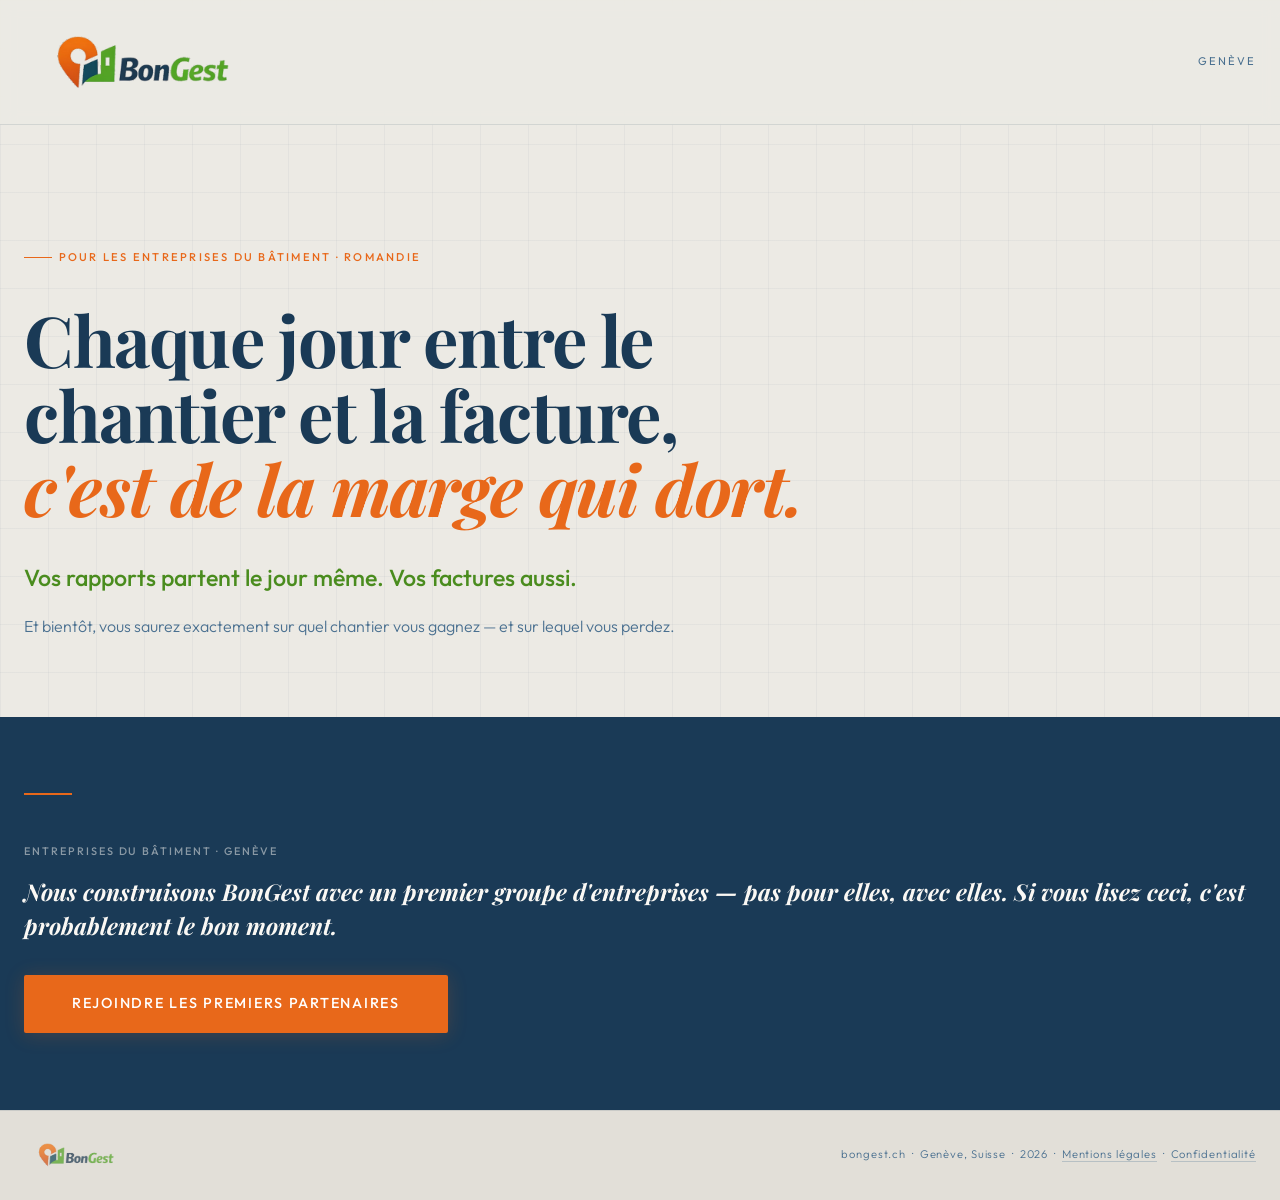
<file: index.html>
<!DOCTYPE html>
<html lang="fr">
<head>
  <meta charset="UTF-8">
  <meta name="viewport" content="width=device-width, initial-scale=1.0">
  <title>BonGest — Intelligence pour les entreprises du bâtiment</title>
  <meta name="description" content="Chaque jour entre le chantier et la facture, c'est de la marge qui dort. Vos rapports partent le jour même. Vos factures aussi. BonGest — intelligence opérationnelle pour les entreprises du bâtiment en Romandie.">
  <meta name="robots" content="index, follow">
  <meta name="theme-color" content="#eceae4">
  <link rel="canonical" href="https://bongest.ch/">
  <link rel="icon" href="assets/favicon.ico?v=20260413-2" sizes="any">
  <link rel="apple-touch-icon" href="assets/logo-square.png?v=20260413-2">

  <meta property="og:locale" content="fr_CH">
  <meta property="og:type" content="website">
  <meta property="og:site_name" content="BonGest">
  <meta property="og:title" content="BonGest — Intelligence pour les entreprises du bâtiment">
  <meta property="og:description" content="Chaque jour entre le chantier et la facture, c'est de la marge qui dort. Vos rapports partent le jour même. Vos factures aussi.">
  <meta property="og:url" content="https://bongest.ch/">
  <meta property="og:image" content="https://bongest.ch/assets/logo-bongest.png?v=20260413-2">
  <meta property="og:image:width" content="1224">
  <meta property="og:image:height" content="380">
  <meta property="og:image:alt" content="Logo BonGest">

  <meta name="twitter:card" content="summary">
  <meta name="twitter:title" content="BonGest — Intelligence pour les entreprises du bâtiment">
  <meta name="twitter:description" content="Chaque jour entre le chantier et la facture, c'est de la marge qui dort. Vos rapports partent le jour même. Vos factures aussi.">
  <meta name="twitter:image" content="https://bongest.ch/assets/logo-bongest.png?v=20260413-2">
  <meta name="twitter:image:alt" content="Logo BonGest">

  <script type="application/ld+json">
    {
      "@context": "https://schema.org",
      "@type": "Organization",
      "name": "BonGest",
      "url": "https://bongest.ch/",
      "logo": "https://bongest.ch/assets/logo-bongest.png?v=20260413-2",
      "email": "contact@bongest.ch",
      "areaServed": "Romandie",
      "address": {
        "@type": "PostalAddress",
        "addressLocality": "Geneve",
        "addressCountry": "CH"
      }
    }
  </script>

  <style>
    @font-face {
      font-family: "Outfit";
      src: url("assets/fonts/Outfit-wght.ttf") format("truetype");
      font-weight: 300 600;
      font-style: normal;
      font-display: swap;
    }

    @font-face {
      font-family: "Playfair Display";
      src: url("assets/fonts/PlayfairDisplay-wght.ttf") format("truetype");
      font-weight: 700;
      font-style: normal;
      font-display: swap;
    }

    @font-face {
      font-family: "Playfair Display";
      src: url("assets/fonts/PlayfairDisplay-Italic-wght.ttf") format("truetype");
      font-weight: 700;
      font-style: italic;
      font-display: swap;
    }

    *, *::before, *::after {
      box-sizing: border-box;
      margin: 0;
      padding: 0;
    }

    :root {
      --bg: #eceae4;
      --bg-dark: #e2dfd8;
      --navy: #1a3a56;
      --navy-mid: #2d5478;
      --navy-light: #4a7090;
      --orange: #e8681a;
      --green: #4a8c1e;
      --white: #faf8f4;
      --border: rgba(26, 58, 86, 0.12);
      --orange-shadow: rgba(232, 104, 26, 0.2);
    }

    html {
      scroll-behavior: smooth;
    }

    body {
      background: var(--bg);
      color: var(--navy);
      font-family: "Outfit", sans-serif;
      font-weight: 300;
      line-height: 1.6;
      -webkit-font-smoothing: antialiased;
      min-height: 100vh;
      display: flex;
      flex-direction: column;
    }

    body::before {
      content: "";
      position: fixed;
      inset: 0;
      background-image:
        linear-gradient(rgba(26, 58, 86, 0.04) 1px, transparent 1px),
        linear-gradient(90deg, rgba(26, 58, 86, 0.04) 1px, transparent 1px);
      background-size: 48px 48px;
      pointer-events: none;
      z-index: 0;
    }

    a {
      color: inherit;
    }

    a:focus-visible {
      outline: 2px solid var(--orange);
      outline-offset: 4px;
    }

    .shell {
      width: min(100% - 3rem, 1240px);
      margin-inline: auto;
    }

    /* ── Header ── */

    header {
      position: relative;
      z-index: 10;
      background: rgba(236, 234, 228, 0.9);
      backdrop-filter: blur(8px);
      border-bottom: 1px solid var(--border);
    }

    .header-inner,
    .footer-inner {
      display: flex;
      justify-content: space-between;
      align-items: center;
      gap: 1rem;
    }

    .header-inner {
      padding: 1.6rem 0; /* slightly tighter to accommodate taller logo */
    }

    .logo,
    .footer-logo {
      display: inline-flex;
      align-items: center;
      text-decoration: none;
    }

    /* Fix 5 — Logo +40%: 52px → 73px */
    .logo img {
      display: block;
      width: auto;
      height: 73px;
    }

    .location-tag {
      font-size: 0.7rem;
      font-weight: 400;
      letter-spacing: 0.18em;
      text-transform: uppercase;
      color: var(--navy-light);
      white-space: nowrap;
    }

    /* ── Main / Hero ── */

    main {
      display: flex;
      flex: 1;
      flex-direction: column;
    }

    #hero {
      position: relative;
      z-index: 1;
      flex: 1;
      padding: clamp(5.5rem, 9vw, 8.5rem) 0 0;
    }

    .hero-copy {
      width: 100%;
      text-align: left;
    }

    .eyebrow {
      display: inline-flex;
      align-items: center;
      gap: 0.6em;
      font-size: 0.7rem;
      font-weight: 500;
      letter-spacing: 0.2em;
      text-transform: uppercase;
      color: var(--orange);
      margin-bottom: 2.2rem;
      opacity: 0;
      animation: up 0.7s ease 0.15s forwards;
    }

    .eyebrow::before {
      content: "";
      display: inline-block;
      width: 28px;
      height: 1px;
      background: var(--orange);
      flex-shrink: 0;
    }

    h1 {
      font-family: "Playfair Display", serif;
      font-weight: 700;
      font-size: clamp(2.8rem, 5.5vw, 5.2rem);
      line-height: 1.06;
      letter-spacing: -0.02em;
      color: var(--navy);
      max-width: 18ch;
      text-wrap: balance;
      text-align: left;
      opacity: 0;
      animation: up 0.85s ease 0.3s forwards;
    }

    h1 em {
      font-style: italic;
      color: var(--orange);
    }

    /* Fix 1+2 — Solution text as prominent second headline */
    .solution-line {
      margin-top: 2.2rem;
      font-size: clamp(1.2rem, 2.2vw, 1.45rem);
      font-weight: 500;
      color: var(--green);
      line-height: 1.5;
      text-align: left;
      width: 100%; /* Fix 6 — no max-width constraint */
      opacity: 0;
      animation: up 0.85s ease 0.45s forwards;
    }

    /* Subline: only the "Et bientôt…" future detail — lighter, smaller */
    .subline {
      margin-top: 1rem;
      font-size: 1rem;
      font-weight: 300;
      color: var(--navy-light);
      line-height: 1.75;
      text-align: left;
      width: 100%; /* Fix 6 — no max-width constraint */
      opacity: 0;
      animation: up 0.85s ease 0.55s forwards;
    }

    /* ── CTA band — Fix 4: full-width contrasting dark section ── */

    .cta-band {
      position: relative;
      z-index: 1;
      width: 100%;
      background: var(--navy);
      padding: clamp(3rem, 6vw, 5rem) 0 clamp(3rem, 6vw, 5rem);
      margin-top: clamp(3rem, 6vw, 5rem);
    }

    .rule {
      width: 48px;
      height: 2px;
      background: var(--orange);
      margin: 0 0 3rem 0;
      opacity: 0;
      animation: up 0.8s ease 0.65s forwards;
    }

    .cta-block {
      width: 100%; /* Fix 6 — no max-width constraint */
      text-align: left;
      opacity: 0;
      animation: up 0.85s ease 0.75s forwards;
    }

    .cta-label {
      font-size: 0.68rem;
      font-weight: 500;
      letter-spacing: 0.18em;
      text-transform: uppercase;
      color: rgba(250, 248, 244, 0.5);
      margin-bottom: 0.9rem;
    }

    /* Fix 6 — cta-line: no max-width, full width, left-aligned */
    .cta-line {
      font-family: "Playfair Display", serif;
      font-size: clamp(1.1rem, 2vw, 1.45rem);
      font-style: italic;
      color: var(--white);
      margin-bottom: 2rem;
      width: 100%;
      line-height: 1.45;
      text-align: left;
    }

    /* Fix 3 — CTA button: larger, more prominent */
    .btn {
      display: inline-block;
      background: var(--orange);
      color: #fff;
      font-family: "Outfit", sans-serif;
      font-size: 0.9rem;
      font-weight: 500;
      letter-spacing: 0.12em;
      text-transform: uppercase;
      text-decoration: none;
      padding: 1.1rem 3rem;
      border-radius: 2px;
      transition: background 0.2s ease, transform 0.15s ease, box-shadow 0.2s ease;
      box-shadow: 0 2px 20px var(--orange-shadow);
    }

    .btn:hover {
      background: #d45c15;
      transform: translateY(-2px);
      box-shadow: 0 6px 28px rgba(232, 104, 26, 0.35);
    }

    .btn-note {
      display: inline-block;
      margin-top: 1.1rem;
      font-size: 0.74rem;
      font-weight: 400;
      color: rgba(250, 248, 244, 0.5);
      letter-spacing: 0.04em;
      text-decoration: none;
      border-bottom: 1px solid rgba(250, 248, 244, 0.25);
      padding-bottom: 2px;
      transition: color 0.2s ease, border-color 0.2s ease;
    }

    .btn-note:hover {
      color: var(--white);
      border-color: rgba(250, 248, 244, 0.6);
    }

    /* ── Footer ── */

    footer {
      position: relative;
      z-index: 1;
      border-top: 1px solid var(--border);
      background: var(--bg-dark);
    }

    .footer-inner {
      padding: 1.8rem 0;
    }

    .footer-logo img {
      display: block;
      width: auto;
      height: 32px;
      opacity: 0.72;
    }

    .footer-meta {
      font-size: 0.7rem;
      font-weight: 300;
      color: var(--navy-light);
      letter-spacing: 0.08em;
      text-align: right;
    }

    .footer-meta a {
      text-decoration: none;
      border-bottom: 1px solid rgba(74, 112, 144, 0.28);
      transition: color 0.2s ease, border-color 0.2s ease;
    }

    .footer-meta a:hover {
      color: var(--navy);
      border-color: rgba(26, 58, 86, 0.5);
    }

    @keyframes up {
      from {
        opacity: 0;
        transform: translateY(16px);
      }

      to {
        opacity: 1;
        transform: translateY(0);
      }
    }

    @media (max-width: 768px) {
      .shell {
        width: min(100% - 2rem, 1240px);
      }

      .header-inner,
      .footer-inner {
        flex-direction: column;
        align-items: flex-start;
        gap: 0.8rem;
      }

      .header-inner {
        padding: 1.4rem 0;
      }

      .footer-inner {
        padding: 1.6rem 0;
      }

      /* Fix 5 — Logo +40% mobile: 46px → 64px */
      .logo img {
        height: 64px;
      }

      #hero {
        padding: 4.75rem 0 0;
      }

      .location-tag,
      .footer-meta {
        white-space: normal;
        text-align: left;
      }
    }

    @media (max-width: 480px) {
      h1 {
        font-size: clamp(2.4rem, 12vw, 3.6rem);
      }

      /* Fix 3 — Full-width button on small screens */
      .btn {
        width: 100%;
        text-align: center;
      }

      .eyebrow {
        flex-wrap: wrap;
      }
    }

    @media (prefers-reduced-motion: reduce) {
      html {
        scroll-behavior: auto;
      }

      *, *::before, *::after {
        animation: none !important;
        transition: none !important;
      }
    }
  </style>
</head>
<body>
  <header>
    <div class="shell header-inner">
      <a href="index.html" class="logo" aria-label="BonGest — accueil">
        <img
          src="assets/logo-bongest.png?v=20260413-2"
          alt="BonGest"
          width="1224"
          height="380"
          loading="eager"
          decoding="async">
      </a>
      <span class="location-tag">Genève</span>
    </div>
  </header>

  <main>
    <section id="hero">
      <div class="shell">
        <div class="hero-copy">
          <p class="eyebrow">Pour les entreprises du bâtiment&nbsp;·&nbsp;Romandie</p>

          <h1>
            Chaque jour entre le chantier et la facture,
            <em>c'est de la marge qui dort.</em>
          </h1>

          <!-- Fix 1+2 — Solution as prominent second headline -->
          <p class="solution-line">
            Vos rapports partent le jour même. Vos factures aussi.
          </p>

          <!-- Subline: lighter future detail -->
          <p class="subline">
            Et bientôt, vous saurez exactement sur quel chantier vous gagnez&nbsp;— et sur lequel vous perdez.
          </p>
        </div>
      </div>

      <!-- Fix 4 — Contrasting dark CTA band -->
      <div class="cta-band">
        <div class="shell">
          <div class="rule" role="presentation"></div>
          <div class="cta-block">
            <p class="cta-label">Entreprises du bâtiment&nbsp;·&nbsp;Genève</p>
            <p class="cta-line">Nous construisons BonGest avec un premier groupe d'entreprises&nbsp;— pas pour elles, avec elles. Si vous lisez ceci, c'est probablement le bon moment.</p>
            <a href="mailto:contact@bongest.ch?subject=BonGest%20%E2%80%94%20Premiers%20partenaires" class="btn">Rejoindre les premiers partenaires</a>
          </div>
        </div>
      </div>
    </section>
  </main>

  <footer>
    <div class="shell footer-inner">
      <a href="index.html" class="footer-logo" aria-label="BonGest — accueil">
        <img
          src="assets/logo-bongest.png?v=20260413-2"
          alt="BonGest"
          width="1224"
          height="380"
          loading="lazy"
          decoding="async">
      </a>
      <span class="footer-meta">bongest.ch &nbsp;·&nbsp; Genève, Suisse &nbsp;·&nbsp; 2026 &nbsp;·&nbsp; <a href="mentions-legales/">Mentions légales</a> &nbsp;·&nbsp; <a href="confidentialite/">Confidentialité</a></span>
    </div>
  </footer>
</body>
</html>
</file>
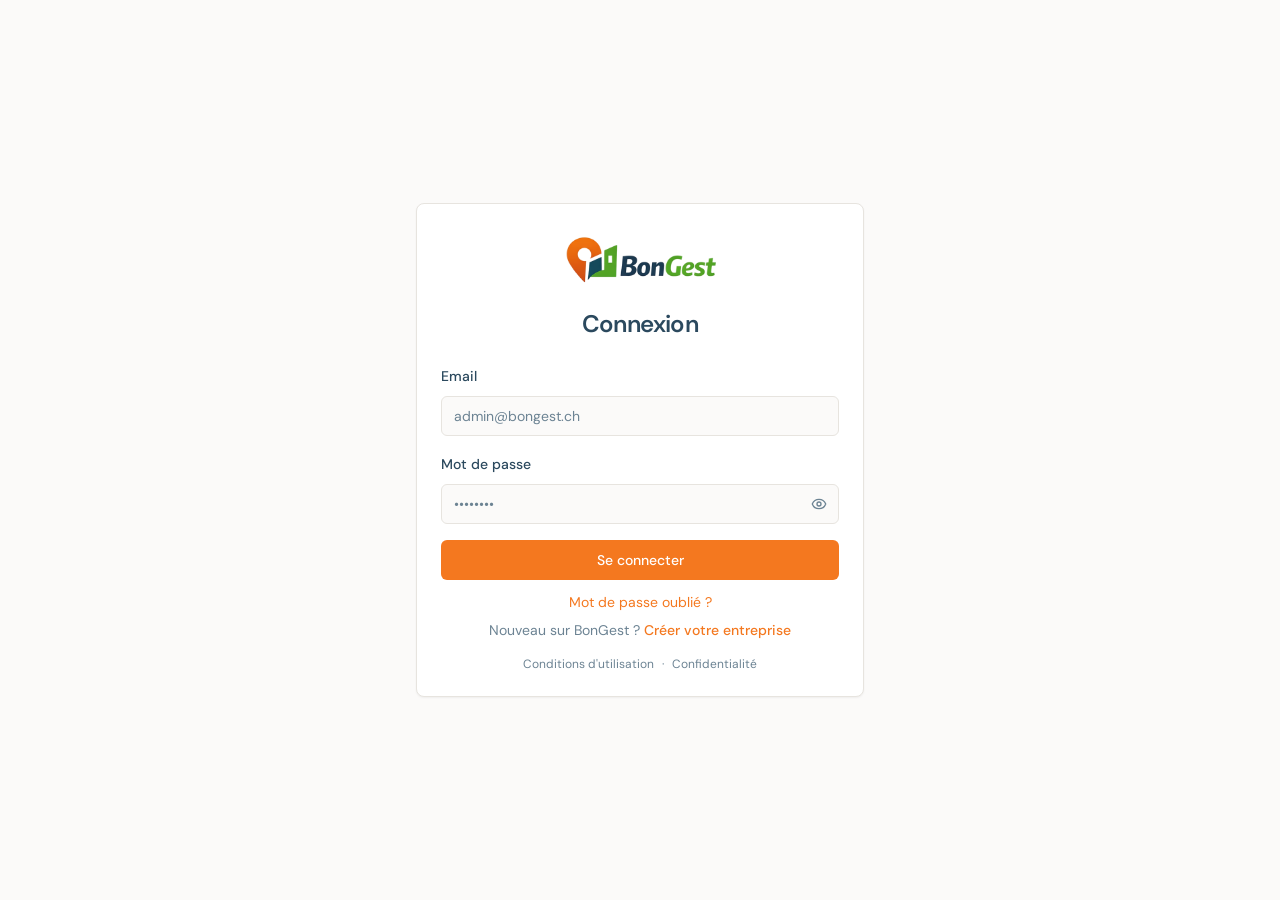
<file: app-manual/index.html>
<!doctype html>
<html lang="fr">
  <head>
    <meta charset="UTF-8" />
    <meta name="viewport" content="width=device-width, initial-scale=1.0, viewport-fit=cover" />
    <title>BonGest</title>
    <script>
      (function () {
        var path = window.location.pathname;
        var isWorkerRoute = path === "/worker" || path.indexOf("/worker/") === 0 || path.indexOf("/w/") === 0;
        var metadata = isWorkerRoute
          ? {
              title: "BonGest Terrain",
              description: "Application terrain pour techniciens BonGest",
              manifest: "/worker-manifest.json",
              theme: "#2f6a31",
              icon: "/worker-icon-512.png",
              icon192: "/worker-icon-192.png",
              appleTitle: "Terrain"
            }
          : {
              title: "BonGest",
              description: "BonGest, gestion operationnelle pour entreprises de services sur le terrain.",
              manifest: "/manifest.json",
              theme: "#2e7d32",
              icon: "/icon-512.png",
              icon192: "/icon-192.png",
              appleTitle: "BonGest"
            };

        document.title = metadata.title;
        document.write(
          '<meta name="description" content="' + metadata.description + '">' +
          '<link rel="manifest" href="' + metadata.manifest + '" id="app-manifest">' +
          '<meta name="theme-color" content="' + metadata.theme + '">' +
          '<meta name="mobile-web-app-capable" content="yes">' +
          '<meta name="application-name" content="' + metadata.appleTitle + '">' +
          '<meta name="apple-mobile-web-app-capable" content="yes">' +
          '<meta name="apple-mobile-web-app-status-bar-style" content="black-translucent">' +
          '<meta name="apple-mobile-web-app-title" content="' + metadata.appleTitle + '">' +
          '<link rel="icon" type="image/png" sizes="192x192" href="' + metadata.icon192 + '">' +
          '<link rel="apple-touch-icon" sizes="512x512" href="' + metadata.icon + '">' +
          '<meta name="author" content="BonGest">' +
          '<meta property="og:type" content="website">' +
          '<meta property="og:title" content="' + metadata.title + '">' +
          '<meta property="og:description" content="' + metadata.description + '">' +
          '<meta property="og:image" content="' + metadata.icon + '">' +
          '<meta name="twitter:card" content="summary_large_image">' +
          '<meta name="twitter:title" content="' + metadata.title + '">' +
          '<meta name="twitter:description" content="' + metadata.description + '">' +
          '<meta name="twitter:image" content="' + metadata.icon + '">'
        );
      })();
    </script>
    <script type="module" crossorigin src="/app-manual/assets/main-DpmtfmL6.js"></script>
    <link rel="stylesheet" crossorigin href="/app-manual/assets/main-CpiQ8vbk.css">
  </head>

  <body>
    <div id="root"></div>
  </body>
</html>
</file>
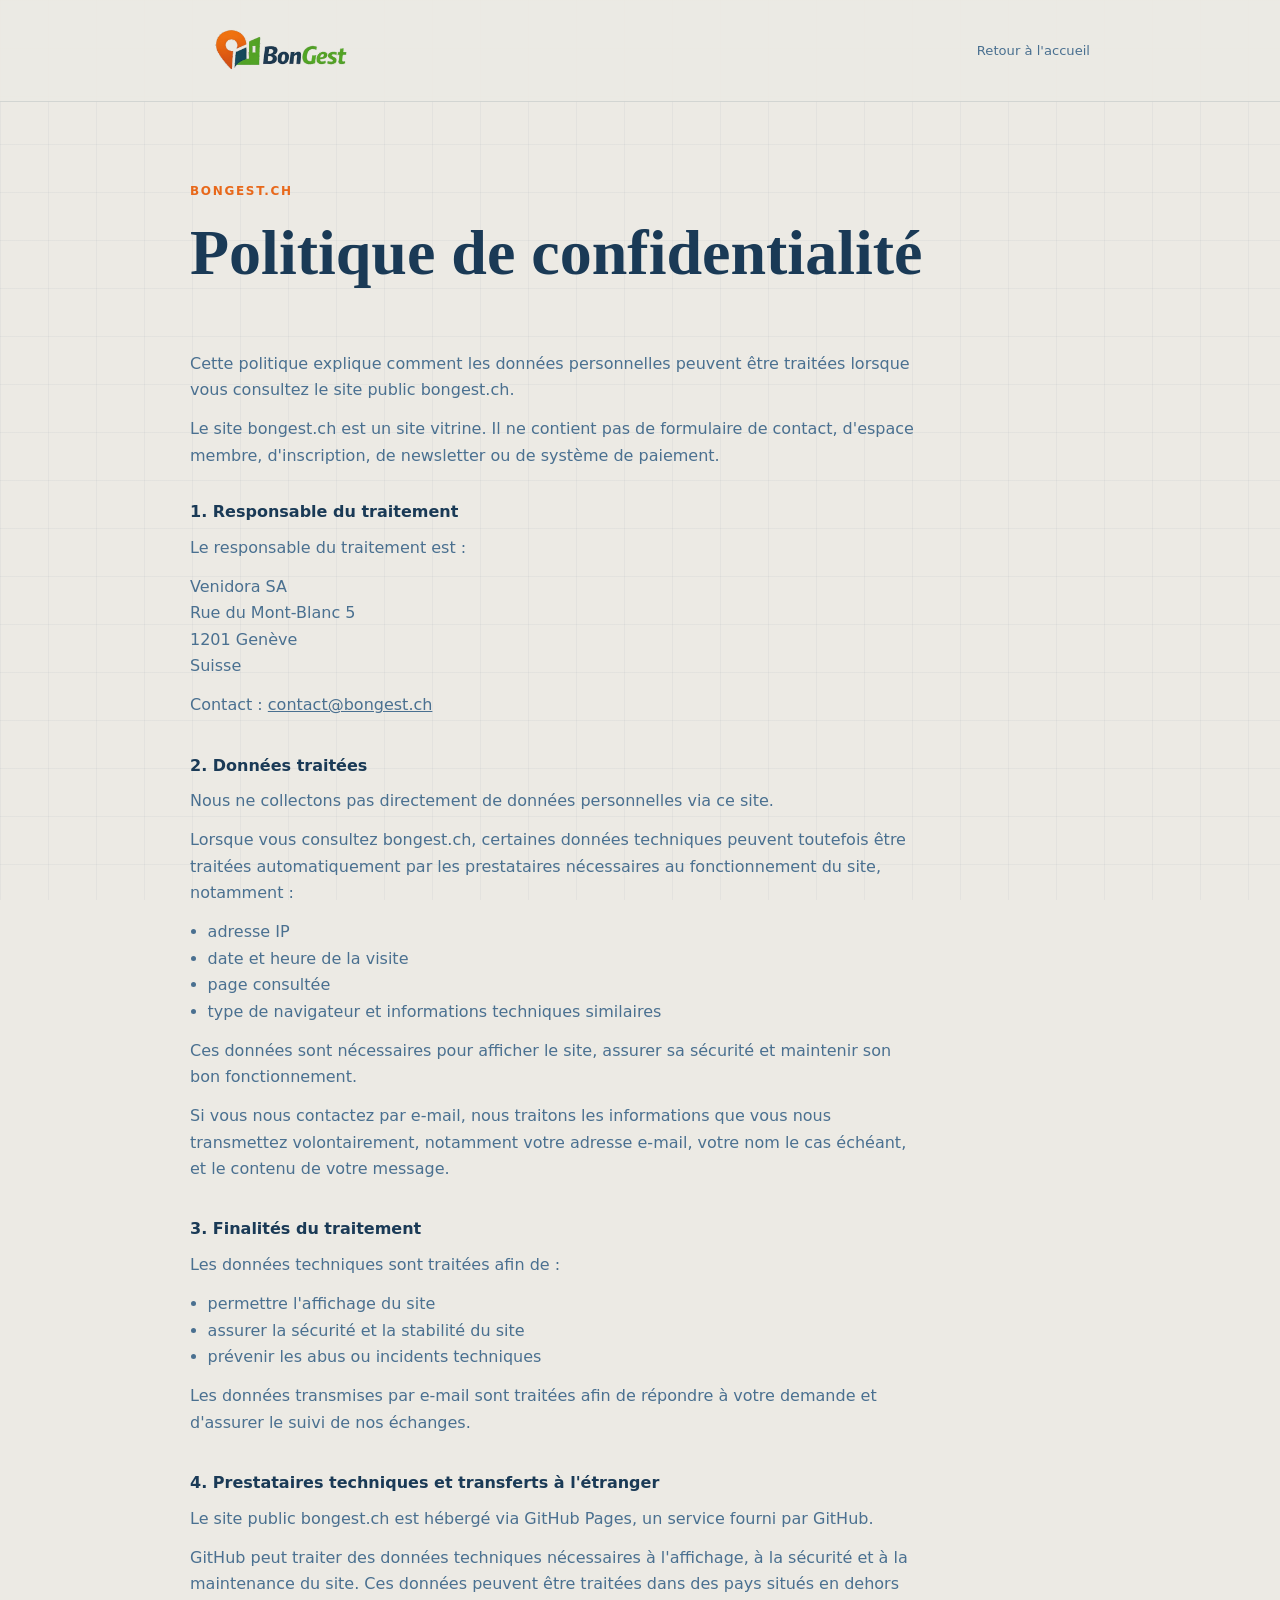
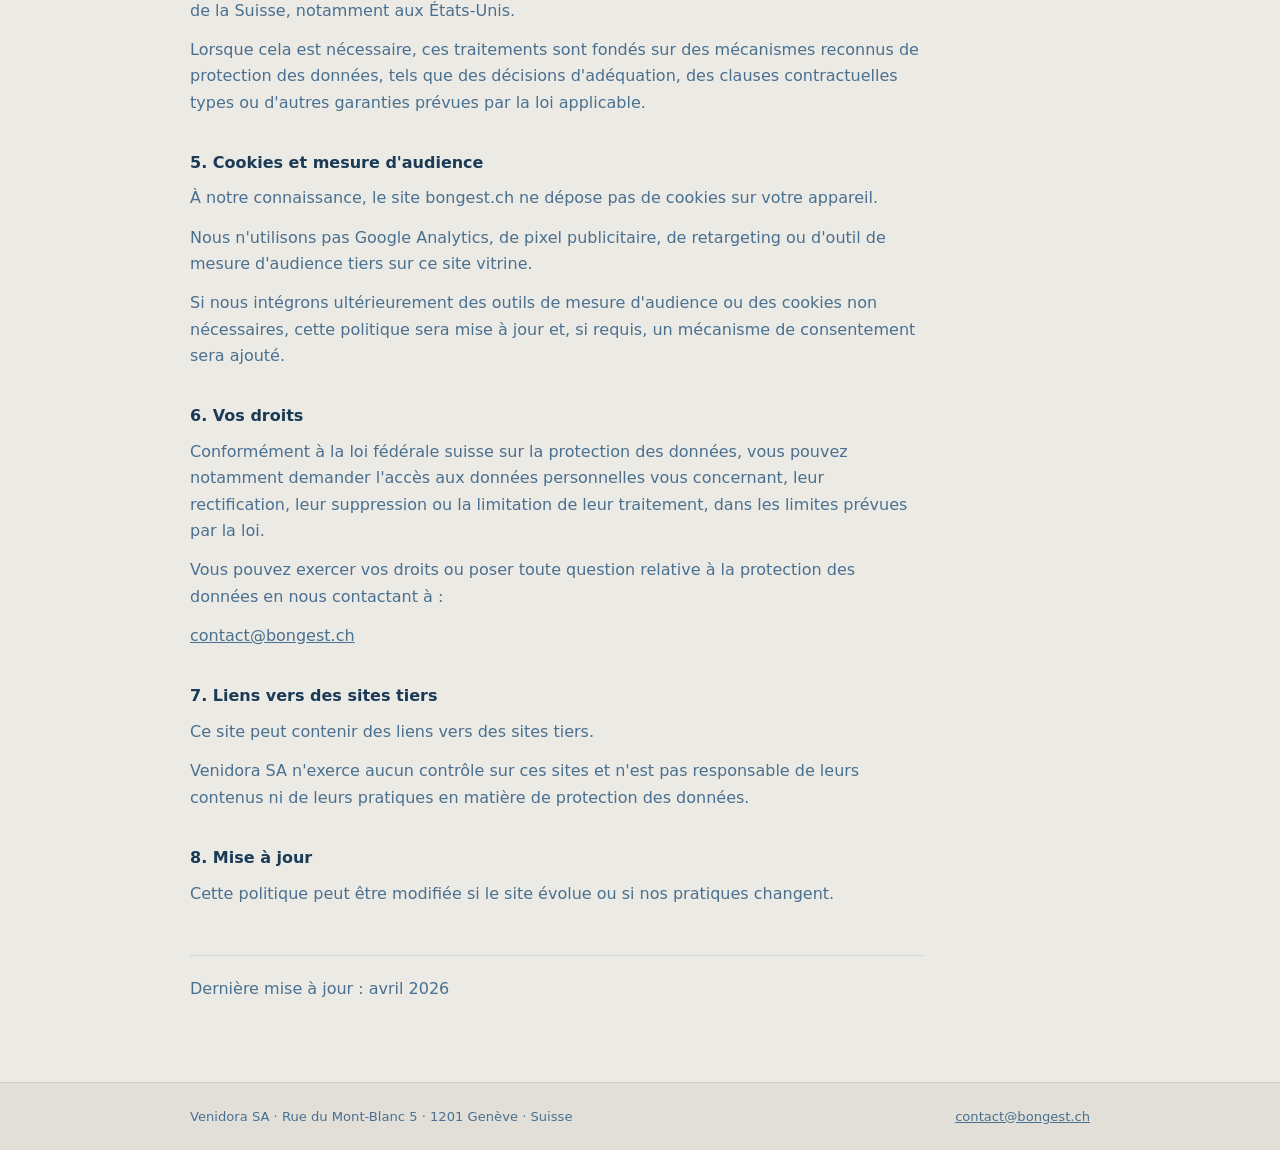
<file: confidentialite/index.html>
<!DOCTYPE html>
<html lang="fr">
<head>
  <meta charset="UTF-8">
  <meta name="viewport" content="width=device-width, initial-scale=1.0">
  <title>Politique de confidentialité — BonGest</title>
  <meta name="description" content="Politique de confidentialité du site bongest.ch, édité par Venidora SA à Genève.">
  <meta name="robots" content="index, follow">
  <meta name="theme-color" content="#eceae4">
  <link rel="canonical" href="https://bongest.ch/confidentialite/">
  <link rel="icon" href="../assets/favicon.ico?v=20260413-2" sizes="any">
  <link rel="apple-touch-icon" href="../assets/logo-square.png?v=20260413-2">

  <style>
    *, *::before, *::after {
      box-sizing: border-box;
      margin: 0;
      padding: 0;
    }

    :root {
      --bg: #eceae4;
      --bg-dark: #e2dfd8;
      --navy: #1a3a56;
      --navy-light: #4a7090;
      --orange: #e8681a;
      --border: rgba(26, 58, 86, 0.12);
    }

    body {
      min-height: 100vh;
      background: var(--bg);
      color: var(--navy);
      font-family: system-ui, -apple-system, BlinkMacSystemFont, "Segoe UI", sans-serif;
      line-height: 1.65;
      -webkit-font-smoothing: antialiased;
    }

    body::before {
      content: "";
      position: fixed;
      inset: 0;
      background-image:
        linear-gradient(rgba(26, 58, 86, 0.04) 1px, transparent 1px),
        linear-gradient(90deg, rgba(26, 58, 86, 0.04) 1px, transparent 1px);
      background-size: 48px 48px;
      pointer-events: none;
      z-index: 0;
    }

    a {
      color: inherit;
    }

    a:focus-visible {
      outline: 2px solid var(--orange);
      outline-offset: 4px;
    }

    .shell {
      position: relative;
      z-index: 1;
      width: min(100% - 3rem, 900px);
      margin-inline: auto;
    }

    header,
    footer {
      position: relative;
      z-index: 1;
      border-color: var(--border);
    }

    header {
      border-bottom: 1px solid var(--border);
      background: rgba(236, 234, 228, 0.9);
    }

    .header-inner,
    .footer-inner {
      display: flex;
      align-items: center;
      justify-content: space-between;
      gap: 1rem;
      padding: 1.4rem 0;
    }

    .logo {
      display: inline-flex;
      align-items: center;
      text-decoration: none;
    }

    .logo img {
      display: block;
      width: auto;
      height: 56px;
    }

    .back-link,
    .footer-meta {
      color: var(--navy-light);
      font-size: 0.82rem;
      text-decoration: none;
    }

    .back-link:hover {
      color: var(--navy);
    }

    main {
      padding: clamp(3rem, 7vw, 5rem) 0;
    }

    .eyebrow {
      color: var(--orange);
      font-size: 0.75rem;
      font-weight: 700;
      letter-spacing: 0.14em;
      margin-bottom: 1rem;
      text-transform: uppercase;
    }

    h1 {
      font-family: Georgia, "Times New Roman", serif;
      font-size: clamp(2.25rem, 6vw, 4rem);
      line-height: 1.08;
      margin-bottom: clamp(2.5rem, 6vw, 4rem);
    }

    section + section {
      margin-top: 2.25rem;
    }

    h2 {
      font-size: 1rem;
      line-height: 1.35;
      margin-bottom: 0.75rem;
    }

    p,
    li {
      color: var(--navy-light);
      font-size: 1rem;
      max-width: 72ch;
    }

    p + p,
    ul + p {
      margin-top: 0.8rem;
    }

    address {
      color: var(--navy-light);
      font-style: normal;
      margin: 0.8rem 0;
    }

    ul {
      margin: 0.8rem 0 0 1.1rem;
    }

    .intro {
      margin-bottom: 2rem;
    }

    .updated {
      border-top: 1px solid var(--border);
      margin-top: 3rem;
      padding-top: 1.25rem;
    }

    footer {
      background: var(--bg-dark);
      border-top: 1px solid var(--border);
    }

    @media (max-width: 640px) {
      .shell {
        width: min(100% - 2rem, 900px);
      }

      .header-inner,
      .footer-inner {
        align-items: flex-start;
        flex-direction: column;
      }
    }
  </style>
</head>
<body>
  <header>
    <div class="shell header-inner">
      <a href="../" class="logo" aria-label="BonGest — accueil">
        <img
          src="../assets/logo-bongest.png?v=20260413-2"
          alt="BonGest"
          width="1224"
          height="380"
          loading="eager"
          decoding="async">
      </a>
      <a href="../" class="back-link">Retour à l'accueil</a>
    </div>
  </header>

  <main>
    <article class="shell">
      <p class="eyebrow">bongest.ch</p>
      <h1>Politique de confidentialité</h1>

      <div class="intro">
        <p>Cette politique explique comment les données personnelles peuvent être traitées lorsque vous consultez le site public bongest.ch.</p>
        <p>Le site bongest.ch est un site vitrine. Il ne contient pas de formulaire de contact, d'espace membre, d'inscription, de newsletter ou de système de paiement.</p>
      </div>

      <section>
        <h2>1. Responsable du traitement</h2>
        <p>Le responsable du traitement est :</p>
        <address>
          Venidora SA<br>
          Rue du Mont-Blanc 5<br>
          1201 Genève<br>
          Suisse
        </address>
        <p>Contact : <a href="mailto:contact@bongest.ch">contact@bongest.ch</a></p>
      </section>

      <section>
        <h2>2. Données traitées</h2>
        <p>Nous ne collectons pas directement de données personnelles via ce site.</p>
        <p>Lorsque vous consultez bongest.ch, certaines données techniques peuvent toutefois être traitées automatiquement par les prestataires nécessaires au fonctionnement du site, notamment :</p>
        <ul>
          <li>adresse IP</li>
          <li>date et heure de la visite</li>
          <li>page consultée</li>
          <li>type de navigateur et informations techniques similaires</li>
        </ul>
        <p>Ces données sont nécessaires pour afficher le site, assurer sa sécurité et maintenir son bon fonctionnement.</p>
        <p>Si vous nous contactez par e-mail, nous traitons les informations que vous nous transmettez volontairement, notamment votre adresse e-mail, votre nom le cas échéant, et le contenu de votre message.</p>
      </section>

      <section>
        <h2>3. Finalités du traitement</h2>
        <p>Les données techniques sont traitées afin de :</p>
        <ul>
          <li>permettre l'affichage du site</li>
          <li>assurer la sécurité et la stabilité du site</li>
          <li>prévenir les abus ou incidents techniques</li>
        </ul>
        <p>Les données transmises par e-mail sont traitées afin de répondre à votre demande et d'assurer le suivi de nos échanges.</p>
      </section>

      <section>
        <h2>4. Prestataires techniques et transferts à l'étranger</h2>
        <p>Le site public bongest.ch est hébergé via GitHub Pages, un service fourni par GitHub.</p>
        <p>GitHub peut traiter des données techniques nécessaires à l'affichage, à la sécurité et à la maintenance du site. Ces données peuvent être traitées dans des pays situés en dehors de la Suisse, notamment aux États-Unis.</p>
        <p>Lorsque cela est nécessaire, ces traitements sont fondés sur des mécanismes reconnus de protection des données, tels que des décisions d'adéquation, des clauses contractuelles types ou d'autres garanties prévues par la loi applicable.</p>
      </section>

      <section>
        <h2>5. Cookies et mesure d'audience</h2>
        <p>À notre connaissance, le site bongest.ch ne dépose pas de cookies sur votre appareil.</p>
        <p>Nous n'utilisons pas Google Analytics, de pixel publicitaire, de retargeting ou d'outil de mesure d'audience tiers sur ce site vitrine.</p>
        <p>Si nous intégrons ultérieurement des outils de mesure d'audience ou des cookies non nécessaires, cette politique sera mise à jour et, si requis, un mécanisme de consentement sera ajouté.</p>
      </section>

      <section>
        <h2>6. Vos droits</h2>
        <p>Conformément à la loi fédérale suisse sur la protection des données, vous pouvez notamment demander l'accès aux données personnelles vous concernant, leur rectification, leur suppression ou la limitation de leur traitement, dans les limites prévues par la loi.</p>
        <p>Vous pouvez exercer vos droits ou poser toute question relative à la protection des données en nous contactant à :</p>
        <p><a href="mailto:contact@bongest.ch">contact@bongest.ch</a></p>
      </section>

      <section>
        <h2>7. Liens vers des sites tiers</h2>
        <p>Ce site peut contenir des liens vers des sites tiers.</p>
        <p>Venidora SA n'exerce aucun contrôle sur ces sites et n'est pas responsable de leurs contenus ni de leurs pratiques en matière de protection des données.</p>
      </section>

      <section>
        <h2>8. Mise à jour</h2>
        <p>Cette politique peut être modifiée si le site évolue ou si nos pratiques changent.</p>
      </section>

      <p class="updated">Dernière mise à jour : avril 2026</p>
    </article>
  </main>

  <footer>
    <div class="shell footer-inner">
      <span class="footer-meta">Venidora SA · Rue du Mont-Blanc 5 · 1201 Genève · Suisse</span>
      <span class="footer-meta"><a href="mailto:contact@bongest.ch">contact@bongest.ch</a></span>
    </div>
  </footer>
</body>
</html>
</file>
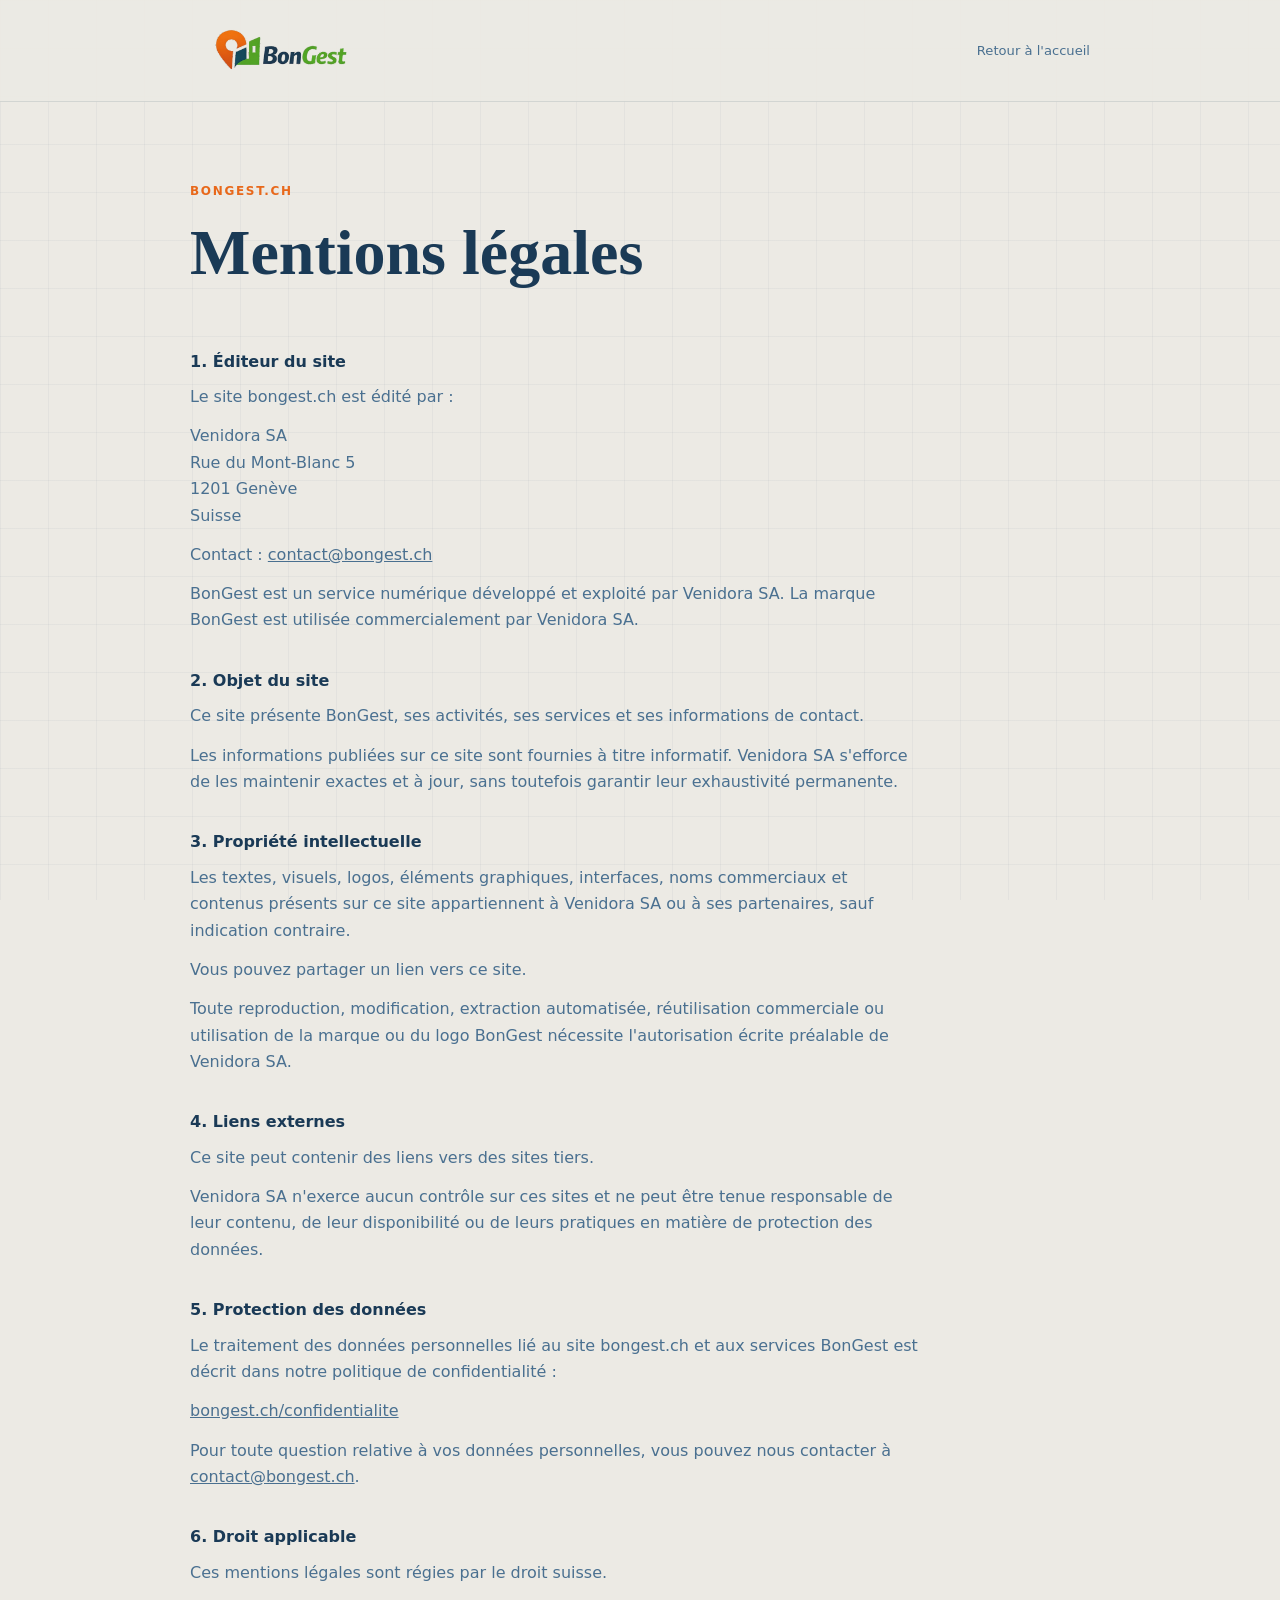
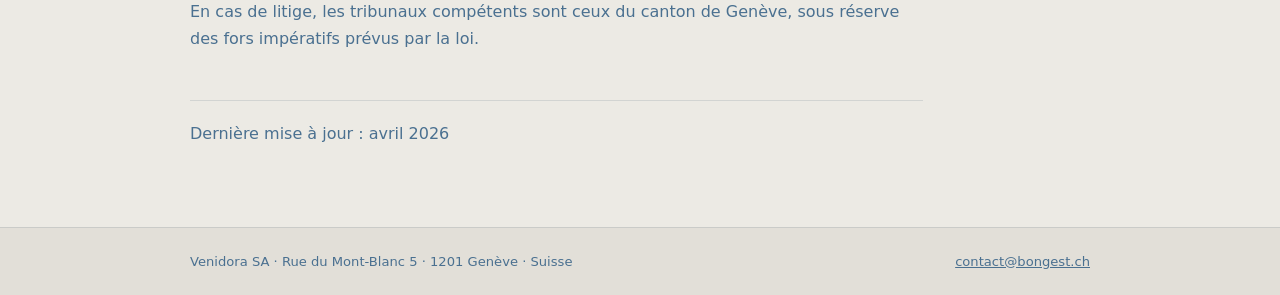
<file: mentions-legales/index.html>
<!DOCTYPE html>
<html lang="fr">
<head>
  <meta charset="UTF-8">
  <meta name="viewport" content="width=device-width, initial-scale=1.0">
  <title>Mentions légales — BonGest</title>
  <meta name="description" content="Mentions légales du site bongest.ch, édité par Venidora SA à Genève.">
  <meta name="robots" content="index, follow">
  <meta name="theme-color" content="#eceae4">
  <link rel="canonical" href="https://bongest.ch/mentions-legales/">
  <link rel="icon" href="../assets/favicon.ico?v=20260413-2" sizes="any">
  <link rel="apple-touch-icon" href="../assets/logo-square.png?v=20260413-2">

  <style>
    *, *::before, *::after {
      box-sizing: border-box;
      margin: 0;
      padding: 0;
    }

    :root {
      --bg: #eceae4;
      --bg-dark: #e2dfd8;
      --navy: #1a3a56;
      --navy-light: #4a7090;
      --orange: #e8681a;
      --border: rgba(26, 58, 86, 0.12);
    }

    body {
      min-height: 100vh;
      background: var(--bg);
      color: var(--navy);
      font-family: system-ui, -apple-system, BlinkMacSystemFont, "Segoe UI", sans-serif;
      line-height: 1.65;
      -webkit-font-smoothing: antialiased;
    }

    body::before {
      content: "";
      position: fixed;
      inset: 0;
      background-image:
        linear-gradient(rgba(26, 58, 86, 0.04) 1px, transparent 1px),
        linear-gradient(90deg, rgba(26, 58, 86, 0.04) 1px, transparent 1px);
      background-size: 48px 48px;
      pointer-events: none;
      z-index: 0;
    }

    a {
      color: inherit;
    }

    a:focus-visible {
      outline: 2px solid var(--orange);
      outline-offset: 4px;
    }

    .shell {
      position: relative;
      z-index: 1;
      width: min(100% - 3rem, 900px);
      margin-inline: auto;
    }

    header,
    footer {
      position: relative;
      z-index: 1;
      border-color: var(--border);
    }

    header {
      border-bottom: 1px solid var(--border);
      background: rgba(236, 234, 228, 0.9);
    }

    .header-inner,
    .footer-inner {
      display: flex;
      align-items: center;
      justify-content: space-between;
      gap: 1rem;
      padding: 1.4rem 0;
    }

    .logo {
      display: inline-flex;
      align-items: center;
      text-decoration: none;
    }

    .logo img {
      display: block;
      width: auto;
      height: 56px;
    }

    .back-link,
    .footer-meta {
      color: var(--navy-light);
      font-size: 0.82rem;
      text-decoration: none;
    }

    .back-link:hover {
      color: var(--navy);
    }

    main {
      padding: clamp(3rem, 7vw, 5rem) 0;
    }

    .eyebrow {
      color: var(--orange);
      font-size: 0.75rem;
      font-weight: 700;
      letter-spacing: 0.14em;
      margin-bottom: 1rem;
      text-transform: uppercase;
    }

    h1 {
      font-family: Georgia, "Times New Roman", serif;
      font-size: clamp(2.25rem, 6vw, 4rem);
      line-height: 1.08;
      margin-bottom: clamp(2.5rem, 6vw, 4rem);
    }

    section + section {
      margin-top: 2.25rem;
    }

    h2 {
      font-size: 1rem;
      line-height: 1.35;
      margin-bottom: 0.75rem;
    }

    p,
    li {
      color: var(--navy-light);
      font-size: 1rem;
      max-width: 72ch;
    }

    p + p,
    ul + p {
      margin-top: 0.8rem;
    }

    address {
      color: var(--navy-light);
      font-style: normal;
      margin: 0.8rem 0;
    }

    ul {
      margin: 0.8rem 0 0 1.1rem;
    }

    .updated {
      border-top: 1px solid var(--border);
      margin-top: 3rem;
      padding-top: 1.25rem;
    }

    footer {
      background: var(--bg-dark);
      border-top: 1px solid var(--border);
    }

    @media (max-width: 640px) {
      .shell {
        width: min(100% - 2rem, 900px);
      }

      .header-inner,
      .footer-inner {
        align-items: flex-start;
        flex-direction: column;
      }
    }
  </style>
</head>
<body>
  <header>
    <div class="shell header-inner">
      <a href="../" class="logo" aria-label="BonGest — accueil">
        <img
          src="../assets/logo-bongest.png?v=20260413-2"
          alt="BonGest"
          width="1224"
          height="380"
          loading="eager"
          decoding="async">
      </a>
      <a href="../" class="back-link">Retour à l'accueil</a>
    </div>
  </header>

  <main>
    <article class="shell">
      <p class="eyebrow">bongest.ch</p>
      <h1>Mentions légales</h1>

      <section>
        <h2>1. Éditeur du site</h2>
        <p>Le site bongest.ch est édité par :</p>
        <address>
          Venidora SA<br>
          Rue du Mont-Blanc 5<br>
          1201 Genève<br>
          Suisse
        </address>
        <p>Contact : <a href="mailto:contact@bongest.ch">contact@bongest.ch</a></p>
        <p>BonGest est un service numérique développé et exploité par Venidora SA. La marque BonGest est utilisée commercialement par Venidora SA.</p>
      </section>

      <section>
        <h2>2. Objet du site</h2>
        <p>Ce site présente BonGest, ses activités, ses services et ses informations de contact.</p>
        <p>Les informations publiées sur ce site sont fournies à titre informatif. Venidora SA s'efforce de les maintenir exactes et à jour, sans toutefois garantir leur exhaustivité permanente.</p>
      </section>

      <section>
        <h2>3. Propriété intellectuelle</h2>
        <p>Les textes, visuels, logos, éléments graphiques, interfaces, noms commerciaux et contenus présents sur ce site appartiennent à Venidora SA ou à ses partenaires, sauf indication contraire.</p>
        <p>Vous pouvez partager un lien vers ce site.</p>
        <p>Toute reproduction, modification, extraction automatisée, réutilisation commerciale ou utilisation de la marque ou du logo BonGest nécessite l'autorisation écrite préalable de Venidora SA.</p>
      </section>

      <section>
        <h2>4. Liens externes</h2>
        <p>Ce site peut contenir des liens vers des sites tiers.</p>
        <p>Venidora SA n'exerce aucun contrôle sur ces sites et ne peut être tenue responsable de leur contenu, de leur disponibilité ou de leurs pratiques en matière de protection des données.</p>
      </section>

      <section>
        <h2>5. Protection des données</h2>
        <p>Le traitement des données personnelles lié au site bongest.ch et aux services BonGest est décrit dans notre politique de confidentialité :</p>
        <p><a href="../confidentialite/">bongest.ch/confidentialite</a></p>
        <p>Pour toute question relative à vos données personnelles, vous pouvez nous contacter à <a href="mailto:contact@bongest.ch">contact@bongest.ch</a>.</p>
      </section>

      <section>
        <h2>6. Droit applicable</h2>
        <p>Ces mentions légales sont régies par le droit suisse.</p>
        <p>En cas de litige, les tribunaux compétents sont ceux du canton de Genève, sous réserve des fors impératifs prévus par la loi.</p>
      </section>

      <p class="updated">Dernière mise à jour : avril 2026</p>
    </article>
  </main>

  <footer>
    <div class="shell footer-inner">
      <span class="footer-meta">Venidora SA · Rue du Mont-Blanc 5 · 1201 Genève · Suisse</span>
      <span class="footer-meta"><a href="mailto:contact@bongest.ch">contact@bongest.ch</a></span>
    </div>
  </footer>
</body>
</html>
</file>
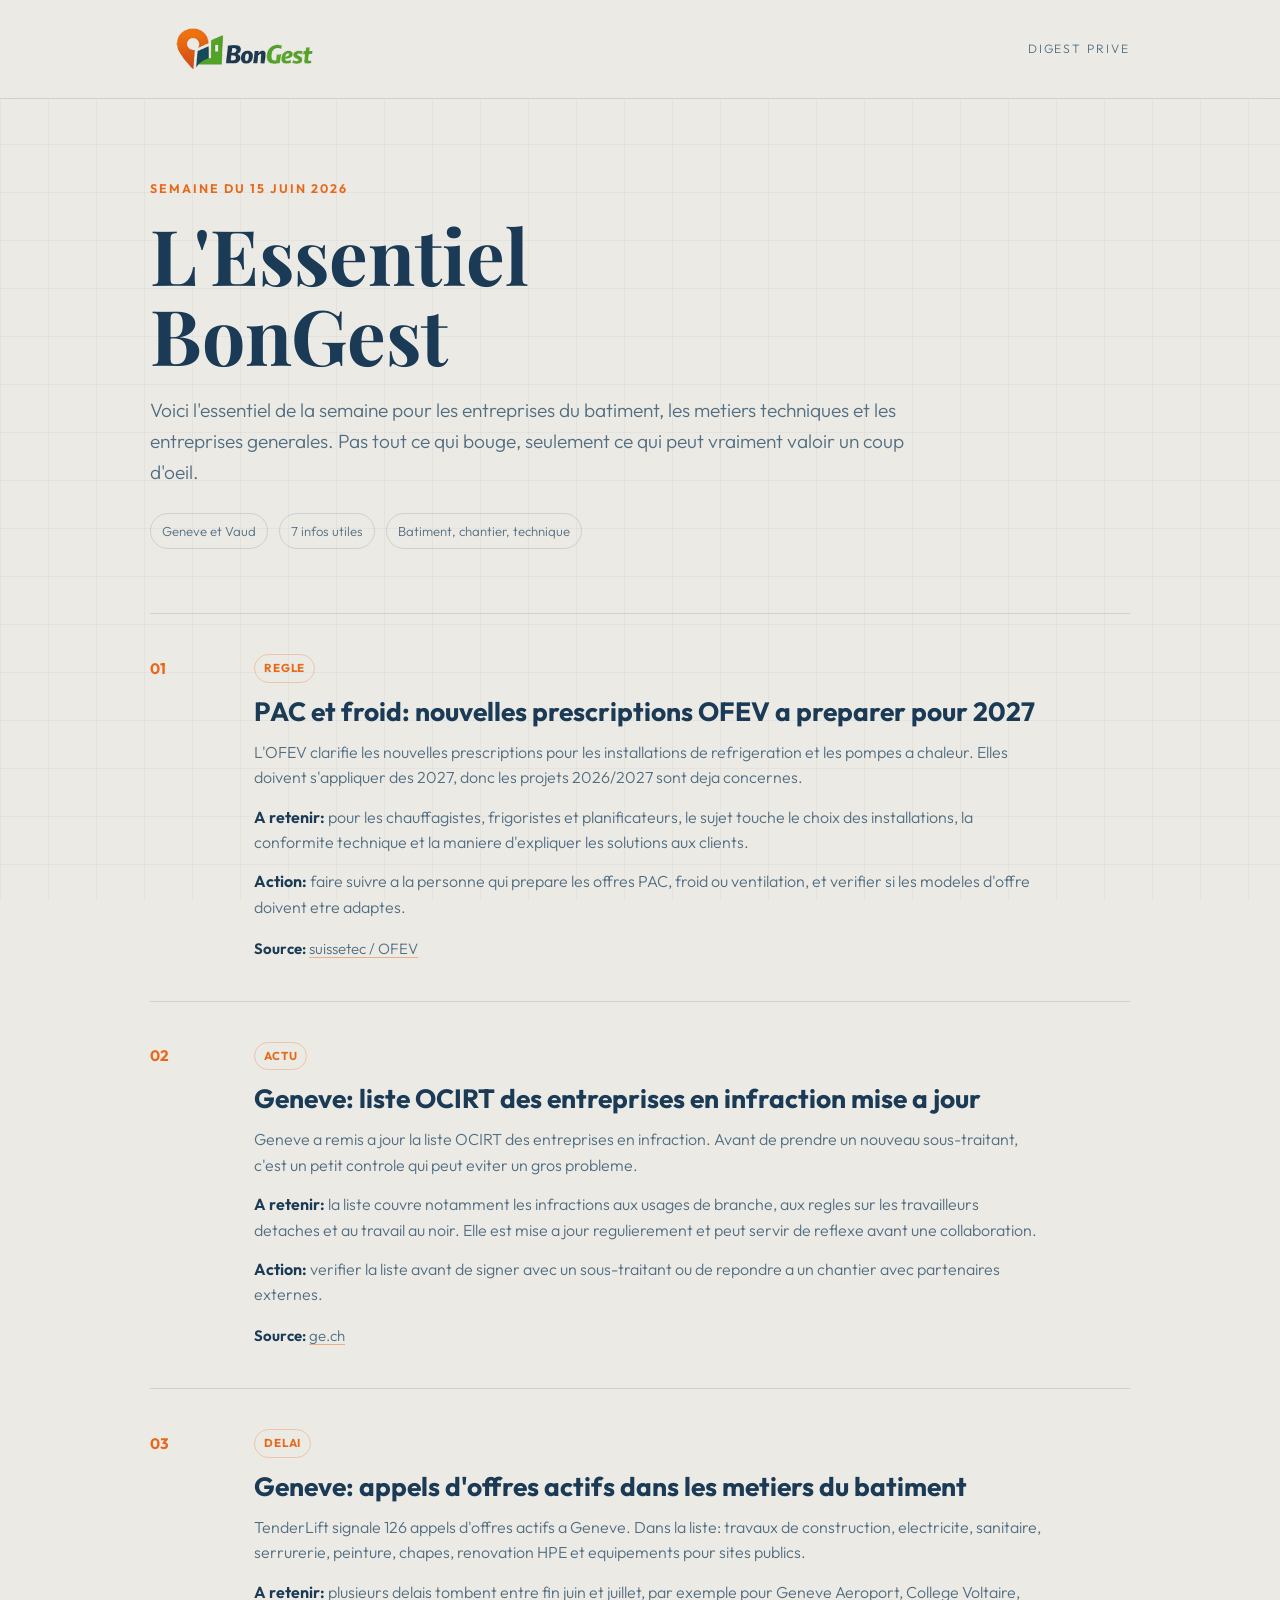
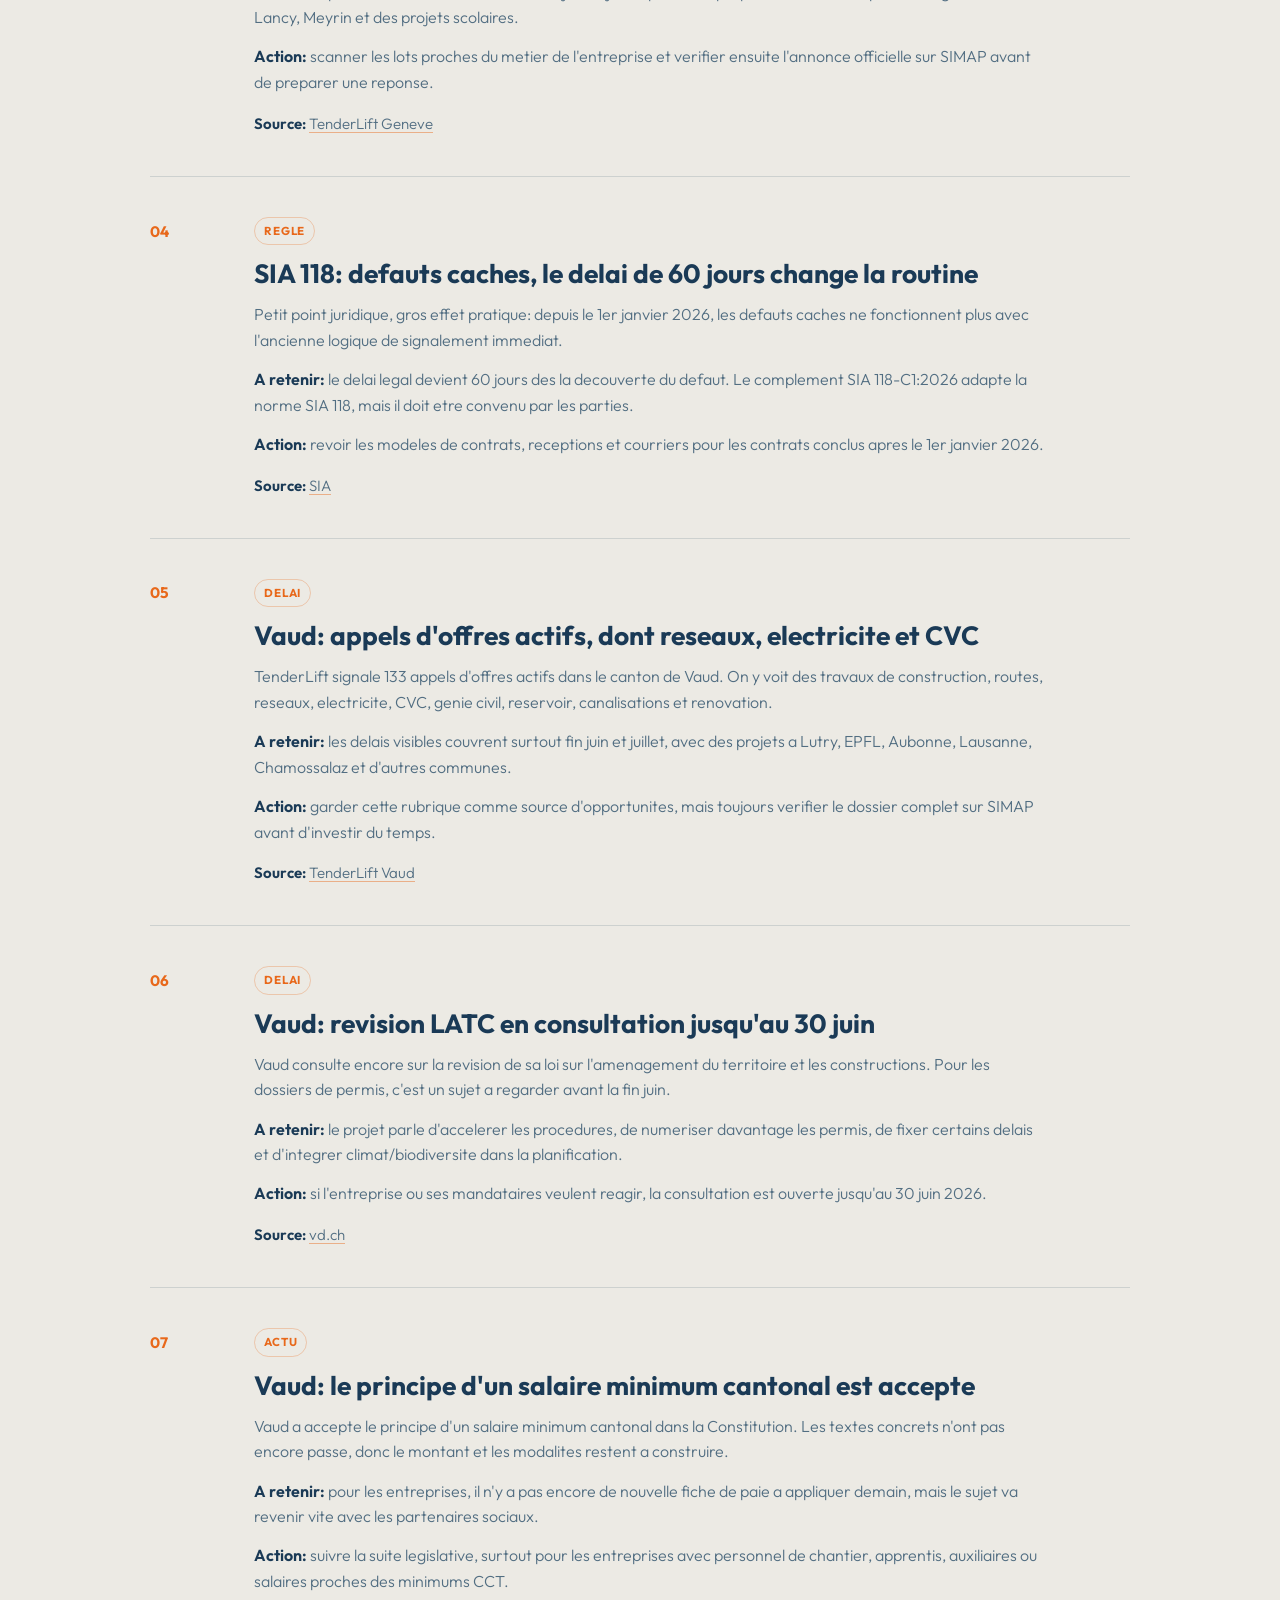
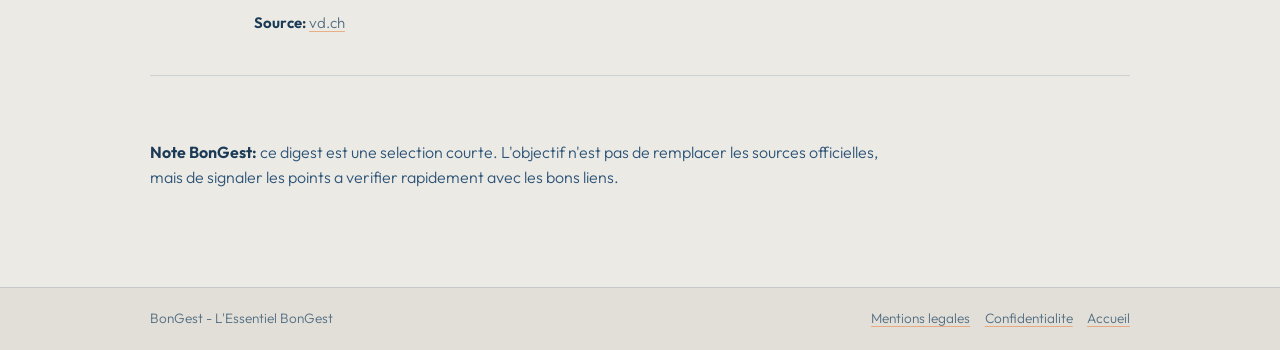
<file: digest/essentiel-bongest-15-06-2026/index.html>
<!DOCTYPE html>
<html lang="fr">
<head>
  <meta charset="UTF-8">
  <meta name="viewport" content="width=device-width, initial-scale=1.0">
  <title>L'Essentiel BonGest - semaine du 15 juin 2026</title>
  <meta name="description" content="7 infos utiles pour les entreprises du batiment a Geneve et Vaud: PAC, OCIRT, appels d'offres, SIA 118, LATC et salaire minimum vaudois.">
  <meta name="robots" content="index, follow">
  <meta name="theme-color" content="#eceae4">
  <link rel="canonical" href="https://bongest.ch/digest/essentiel-bongest-15-06-2026/">
  <link rel="icon" href="../../assets/favicon.ico?v=20260413-2" sizes="any">
  <link rel="apple-touch-icon" href="../../assets/logo-square.png?v=20260413-2">

  <meta property="og:locale" content="fr_CH">
  <meta property="og:type" content="article">
  <meta property="og:site_name" content="BonGest">
  <meta property="og:title" content="L'Essentiel BonGest - semaine du 15 juin 2026">
  <meta property="og:description" content="PAC, OCIRT, appels d'offres, SIA 118, LATC et salaire minimum vaudois: les points utiles de la semaine pour les entreprises du batiment.">
  <meta property="og:url" content="https://bongest.ch/digest/essentiel-bongest-15-06-2026/">
  <meta property="og:image" content="https://bongest.ch/assets/logo-bongest.png?v=20260413-2">

  <style>
    @font-face {
      font-family: "Outfit";
      src: url("../../assets/fonts/Outfit-wght.ttf") format("truetype");
      font-weight: 300 700;
      font-style: normal;
      font-display: swap;
    }

    @font-face {
      font-family: "Playfair Display";
      src: url("../../assets/fonts/PlayfairDisplay-wght.ttf") format("truetype");
      font-weight: 700;
      font-style: normal;
      font-display: swap;
    }

    *, *::before, *::after {
      box-sizing: border-box;
      margin: 0;
      padding: 0;
    }

    :root {
      --bg: #eceae4;
      --bg-dark: #e2dfd8;
      --navy: #1a3a56;
      --navy-mid: #2d5478;
      --muted: #526e82;
      --orange: #e8681a;
      --white: #faf8f4;
      --border: rgba(26, 58, 86, 0.14);
    }

    body {
      min-height: 100vh;
      background: var(--bg);
      color: var(--navy);
      font-family: "Outfit", system-ui, -apple-system, BlinkMacSystemFont, "Segoe UI", sans-serif;
      font-weight: 300;
      line-height: 1.6;
      -webkit-font-smoothing: antialiased;
    }

    body::before {
      content: "";
      position: fixed;
      inset: 0;
      background-image:
        linear-gradient(rgba(26, 58, 86, 0.04) 1px, transparent 1px),
        linear-gradient(90deg, rgba(26, 58, 86, 0.04) 1px, transparent 1px);
      background-size: 48px 48px;
      pointer-events: none;
      z-index: 0;
    }

    a {
      color: inherit;
      text-decoration-color: rgba(232, 104, 26, 0.45);
      text-underline-offset: 0.2em;
    }

    a:hover {
      color: var(--orange);
    }

    a:focus-visible {
      outline: 2px solid var(--orange);
      outline-offset: 4px;
    }

    .shell {
      position: relative;
      z-index: 1;
      width: min(100% - 3rem, 980px);
      margin-inline: auto;
    }

    header {
      position: relative;
      z-index: 2;
      border-bottom: 1px solid var(--border);
      background: rgba(236, 234, 228, 0.92);
      backdrop-filter: blur(8px);
    }

    .header-inner,
    .footer-inner {
      display: flex;
      align-items: center;
      justify-content: space-between;
      gap: 1rem;
      padding: 1.25rem 0;
    }

    .logo {
      display: inline-flex;
      align-items: center;
      text-decoration: none;
    }

    .logo img {
      display: block;
      width: auto;
      height: 58px;
    }

    .section-label {
      color: var(--muted);
      font-size: 0.76rem;
      letter-spacing: 0.16em;
      text-transform: uppercase;
      white-space: nowrap;
    }

    main {
      padding: clamp(3rem, 7vw, 5rem) 0 clamp(4rem, 8vw, 6rem);
    }

    .issue-kicker {
      color: var(--orange);
      font-size: 0.78rem;
      font-weight: 650;
      letter-spacing: 0.16em;
      margin-bottom: 1rem;
      text-transform: uppercase;
    }

    h1 {
      font-family: "Playfair Display", Georgia, serif;
      font-size: clamp(2.35rem, 6vw, 4.9rem);
      line-height: 1.04;
      max-width: 12ch;
      margin-bottom: 1.3rem;
    }

    .intro {
      color: var(--muted);
      font-size: clamp(1.02rem, 2vw, 1.2rem);
      max-width: 62ch;
    }

    .issue-meta {
      display: flex;
      flex-wrap: wrap;
      gap: 0.65rem;
      margin-top: 1.6rem;
    }

    .pill {
      border: 1px solid var(--border);
      border-radius: 999px;
      color: var(--muted);
      font-size: 0.82rem;
      padding: 0.4rem 0.7rem;
    }

    .digest-list {
      margin-top: clamp(2.8rem, 6vw, 4rem);
      border-top: 1px solid var(--border);
    }

    article {
      display: grid;
      grid-template-columns: 4.5rem minmax(0, 1fr);
      gap: clamp(1rem, 3vw, 2rem);
      padding: clamp(1.75rem, 4vw, 2.5rem) 0;
      border-bottom: 1px solid var(--border);
    }

    .number {
      color: var(--orange);
      font-size: 0.95rem;
      font-weight: 700;
      padding-top: 0.18rem;
    }

    h2 {
      font-size: clamp(1.25rem, 2.5vw, 1.65rem);
      line-height: 1.22;
      margin-bottom: 0.75rem;
    }

    .tag {
      display: inline-flex;
      align-items: center;
      border: 1px solid rgba(232, 104, 26, 0.28);
      border-radius: 999px;
      color: var(--orange);
      font-size: 0.72rem;
      font-weight: 700;
      letter-spacing: 0.08em;
      margin-bottom: 0.8rem;
      padding: 0.26rem 0.55rem;
    }

    p {
      color: var(--muted);
      font-size: 1rem;
      max-width: 72ch;
    }

    p + p {
      margin-top: 0.85rem;
    }

    strong {
      color: var(--navy);
      font-weight: 650;
    }

    .source {
      margin-top: 1rem;
      font-size: 0.94rem;
    }

    .closing {
      margin-top: clamp(2.5rem, 6vw, 4rem);
      max-width: 68ch;
    }

    .closing p {
      color: var(--navy-mid);
    }

    footer {
      position: relative;
      z-index: 1;
      background: var(--bg-dark);
      border-top: 1px solid var(--border);
    }

    .footer-inner {
      color: var(--muted);
      font-size: 0.85rem;
    }

    .footer-links {
      display: flex;
      flex-wrap: wrap;
      gap: 0.9rem;
    }

    @media (max-width: 720px) {
      .shell {
        width: min(100% - 2rem, 980px);
      }

      .header-inner,
      .footer-inner {
        align-items: flex-start;
        flex-direction: column;
      }

      .logo img {
        height: 50px;
      }

      article {
        grid-template-columns: 1fr;
      }

      .number {
        padding-top: 0;
      }
    }
  </style>
</head>
<body>
  <header>
    <div class="shell header-inner">
      <a class="logo" href="/" aria-label="Retour a l'accueil BonGest">
        <img src="../../assets/logo-bongest.png?v=20260413-2" alt="BonGest">
      </a>
      <div class="section-label">Digest prive</div>
    </div>
  </header>

  <main class="shell">
    <p class="issue-kicker">Semaine du 15 juin 2026</p>
    <h1>L'Essentiel BonGest</h1>
    <p class="intro">Voici l'essentiel de la semaine pour les entreprises du batiment, les metiers techniques et les entreprises generales. Pas tout ce qui bouge, seulement ce qui peut vraiment valoir un coup d'oeil.</p>

    <div class="issue-meta" aria-label="Informations de l'edition">
      <span class="pill">Geneve et Vaud</span>
      <span class="pill">7 infos utiles</span>
      <span class="pill">Batiment, chantier, technique</span>
    </div>

    <section class="digest-list" aria-label="Selection de la semaine">
      <article>
        <div class="number">01</div>
        <div>
          <span class="tag">REGLE</span>
          <h2>PAC et froid: nouvelles prescriptions OFEV a preparer pour 2027</h2>
          <p>L'OFEV clarifie les nouvelles prescriptions pour les installations de refrigeration et les pompes a chaleur. Elles doivent s'appliquer des 2027, donc les projets 2026/2027 sont deja concernes.</p>
          <p><strong>A retenir:</strong> pour les chauffagistes, frigoristes et planificateurs, le sujet touche le choix des installations, la conformite technique et la maniere d'expliquer les solutions aux clients.</p>
          <p><strong>Action:</strong> faire suivre a la personne qui prepare les offres PAC, froid ou ventilation, et verifier si les modeles d'offre doivent etre adaptes.</p>
          <p class="source"><strong>Source:</strong> <a href="https://suissetec.ch/fr/news-detail-fr/ofev-etat-actuel-de-la-technique-pour-les-installations-de-refrigeration-et-les-pompes-a-chaleur.html" target="_blank" rel="noopener noreferrer">suissetec / OFEV</a></p>
        </div>
      </article>

      <article>
        <div class="number">02</div>
        <div>
          <span class="tag">ACTU</span>
          <h2>Geneve: liste OCIRT des entreprises en infraction mise a jour</h2>
          <p>Geneve a remis a jour la liste OCIRT des entreprises en infraction. Avant de prendre un nouveau sous-traitant, c'est un petit controle qui peut eviter un gros probleme.</p>
          <p><strong>A retenir:</strong> la liste couvre notamment les infractions aux usages de branche, aux regles sur les travailleurs detaches et au travail au noir. Elle est mise a jour regulierement et peut servir de reflexe avant une collaboration.</p>
          <p><strong>Action:</strong> verifier la liste avant de signer avec un sous-traitant ou de repondre a un chantier avec partenaires externes.</p>
          <p class="source"><strong>Source:</strong> <a href="https://www.ge.ch/document/liste-entreprises-infraction" target="_blank" rel="noopener noreferrer">ge.ch</a></p>
        </div>
      </article>

      <article>
        <div class="number">03</div>
        <div>
          <span class="tag">DELAI</span>
          <h2>Geneve: appels d'offres actifs dans les metiers du batiment</h2>
          <p>TenderLift signale 126 appels d'offres actifs a Geneve. Dans la liste: travaux de construction, electricite, sanitaire, serrurerie, peinture, chapes, renovation HPE et equipements pour sites publics.</p>
          <p><strong>A retenir:</strong> plusieurs delais tombent entre fin juin et juillet, par exemple pour Geneve Aeroport, College Voltaire, Lancy, Meyrin et des projets scolaires.</p>
          <p><strong>Action:</strong> scanner les lots proches du metier de l'entreprise et verifier ensuite l'annonce officielle sur SIMAP avant de preparer une reponse.</p>
          <p class="source"><strong>Source:</strong> <a href="https://tenderlift.ch/tenders/geneva" target="_blank" rel="noopener noreferrer">TenderLift Geneve</a></p>
        </div>
      </article>

      <article>
        <div class="number">04</div>
        <div>
          <span class="tag">REGLE</span>
          <h2>SIA 118: defauts caches, le delai de 60 jours change la routine</h2>
          <p>Petit point juridique, gros effet pratique: depuis le 1er janvier 2026, les defauts caches ne fonctionnent plus avec l'ancienne logique de signalement immediat.</p>
          <p><strong>A retenir:</strong> le delai legal devient 60 jours des la decouverte du defaut. Le complement SIA 118-C1:2026 adapte la norme SIA 118, mais il doit etre convenu par les parties.</p>
          <p><strong>Action:</strong> revoir les modeles de contrats, receptions et courriers pour les contrats conclus apres le 1er janvier 2026.</p>
          <p class="source"><strong>Source:</strong> <a href="https://shop.sia.ch/b67fbc96-94a0-4682-ba5f-470216ce32ce/D/DownloadAnhang" target="_blank" rel="noopener noreferrer">SIA</a></p>
        </div>
      </article>

      <article>
        <div class="number">05</div>
        <div>
          <span class="tag">DELAI</span>
          <h2>Vaud: appels d'offres actifs, dont reseaux, electricite et CVC</h2>
          <p>TenderLift signale 133 appels d'offres actifs dans le canton de Vaud. On y voit des travaux de construction, routes, reseaux, electricite, CVC, genie civil, reservoir, canalisations et renovation.</p>
          <p><strong>A retenir:</strong> les delais visibles couvrent surtout fin juin et juillet, avec des projets a Lutry, EPFL, Aubonne, Lausanne, Chamossalaz et d'autres communes.</p>
          <p><strong>Action:</strong> garder cette rubrique comme source d'opportunites, mais toujours verifier le dossier complet sur SIMAP avant d'investir du temps.</p>
          <p class="source"><strong>Source:</strong> <a href="https://tenderlift.ch/tenders/vaud" target="_blank" rel="noopener noreferrer">TenderLift Vaud</a></p>
        </div>
      </article>

      <article>
        <div class="number">06</div>
        <div>
          <span class="tag">DELAI</span>
          <h2>Vaud: revision LATC en consultation jusqu'au 30 juin</h2>
          <p>Vaud consulte encore sur la revision de sa loi sur l'amenagement du territoire et les constructions. Pour les dossiers de permis, c'est un sujet a regarder avant la fin juin.</p>
          <p><strong>A retenir:</strong> le projet parle d'accelerer les procedures, de numeriser davantage les permis, de fixer certains delais et d'integrer climat/biodiversite dans la planification.</p>
          <p><strong>Action:</strong> si l'entreprise ou ses mandataires veulent reagir, la consultation est ouverte jusqu'au 30 juin 2026.</p>
          <p class="source"><strong>Source:</strong> <a href="https://www.vd.ch/actualites/actualite/news/26147-avant-projet-de-revision-de-la-loi-sur-lamenagement-du-territoire-et-les-constructions-latc" target="_blank" rel="noopener noreferrer">vd.ch</a></p>
        </div>
      </article>

      <article>
        <div class="number">07</div>
        <div>
          <span class="tag">ACTU</span>
          <h2>Vaud: le principe d'un salaire minimum cantonal est accepte</h2>
          <p>Vaud a accepte le principe d'un salaire minimum cantonal dans la Constitution. Les textes concrets n'ont pas encore passe, donc le montant et les modalites restent a construire.</p>
          <p><strong>A retenir:</strong> pour les entreprises, il n'y a pas encore de nouvelle fiche de paie a appliquer demain, mais le sujet va revenir vite avec les partenaires sociaux.</p>
          <p><strong>Action:</strong> suivre la suite legislative, surtout pour les entreprises avec personnel de chantier, apprentis, auxiliaires ou salaires proches des minimums CCT.</p>
          <p class="source"><strong>Source:</strong> <a href="https://www.vd.ch/actualites/actualite/news/26380-le-conseil-detat-prend-acte-de-lacceptation-du-principe-dun-salaire-minimum-cantonal" target="_blank" rel="noopener noreferrer">vd.ch</a></p>
        </div>
      </article>
    </section>

    <section class="closing" aria-label="Note BonGest">
      <p><strong>Note BonGest:</strong> ce digest est une selection courte. L'objectif n'est pas de remplacer les sources officielles, mais de signaler les points a verifier rapidement avec les bons liens.</p>
    </section>
  </main>

  <footer>
    <div class="shell footer-inner">
      <div>BonGest - L'Essentiel BonGest</div>
      <div class="footer-links">
        <a href="/mentions-legales/" target="_blank" rel="noopener noreferrer">Mentions legales</a>
        <a href="/confidentialite/" target="_blank" rel="noopener noreferrer">Confidentialite</a>
        <a href="/" target="_blank" rel="noopener noreferrer">Accueil</a>
      </div>
    </div>
  </footer>
</body>
</html>
</file>
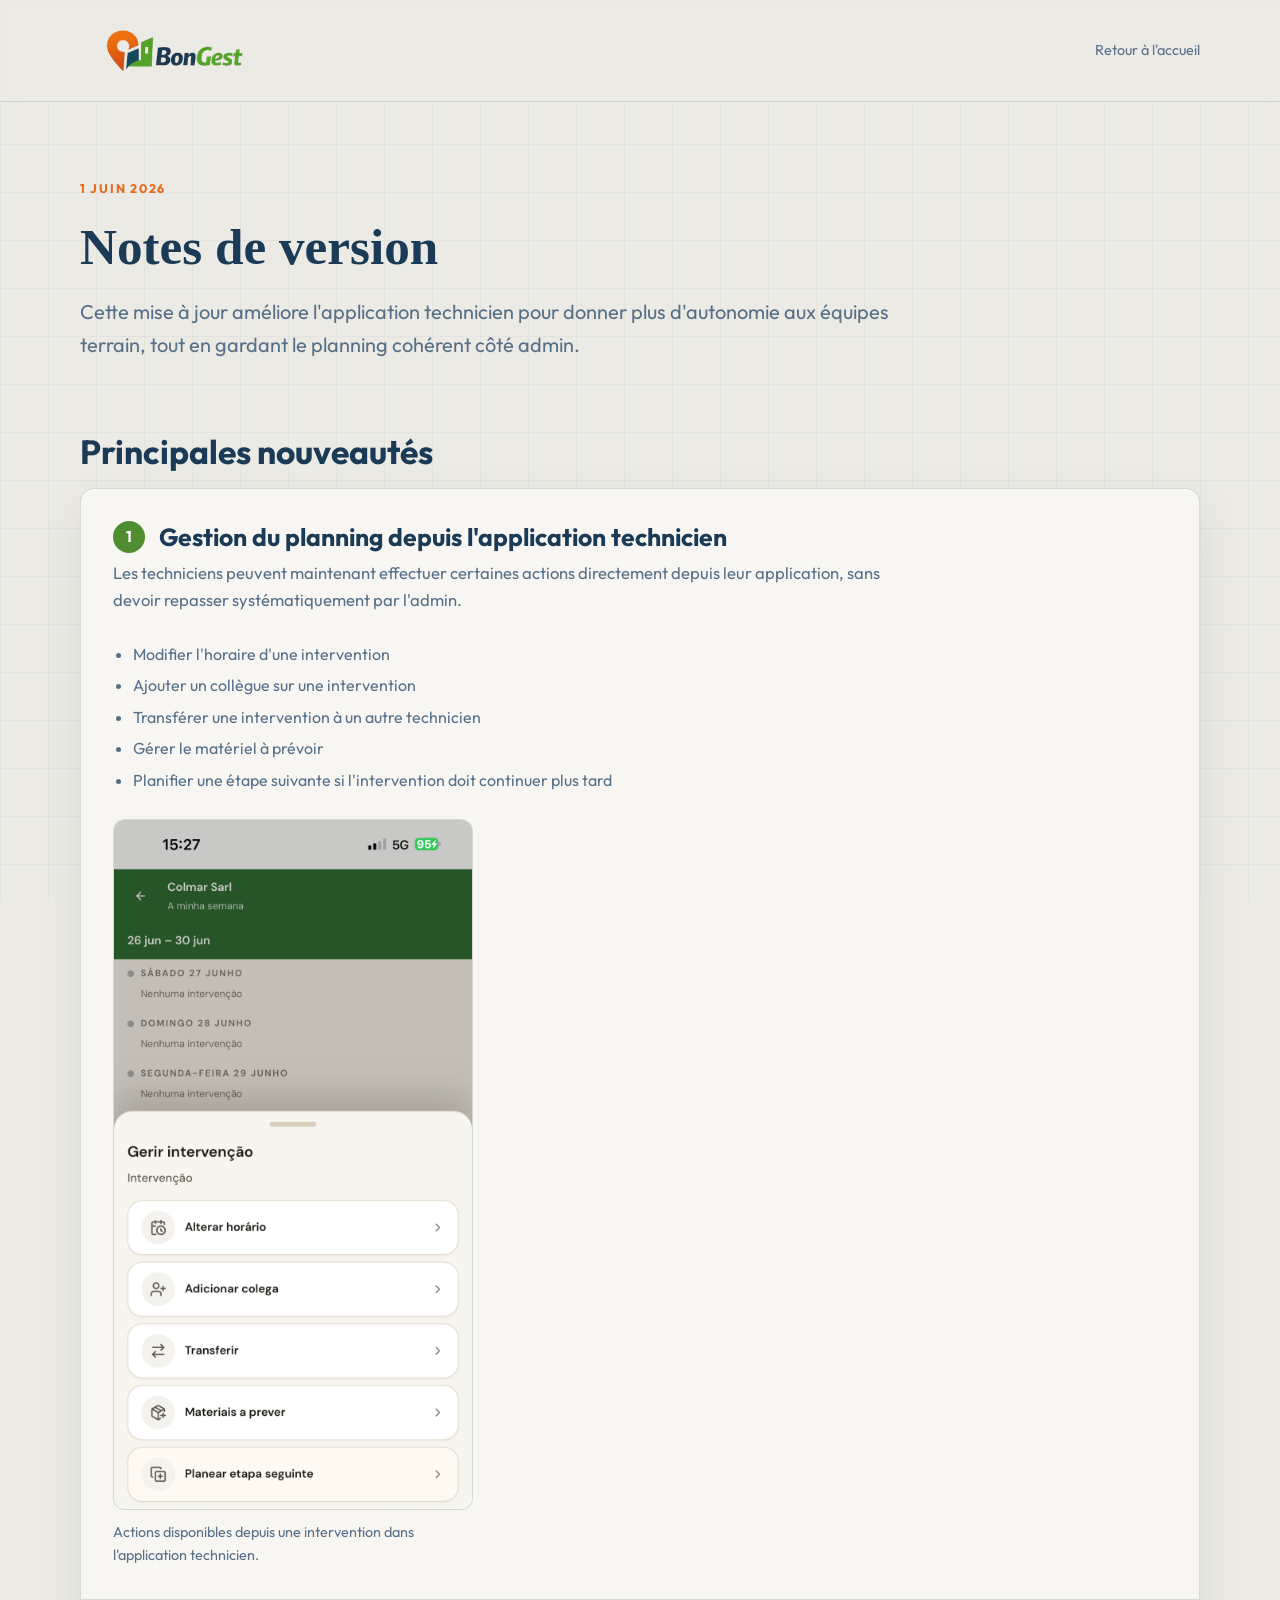
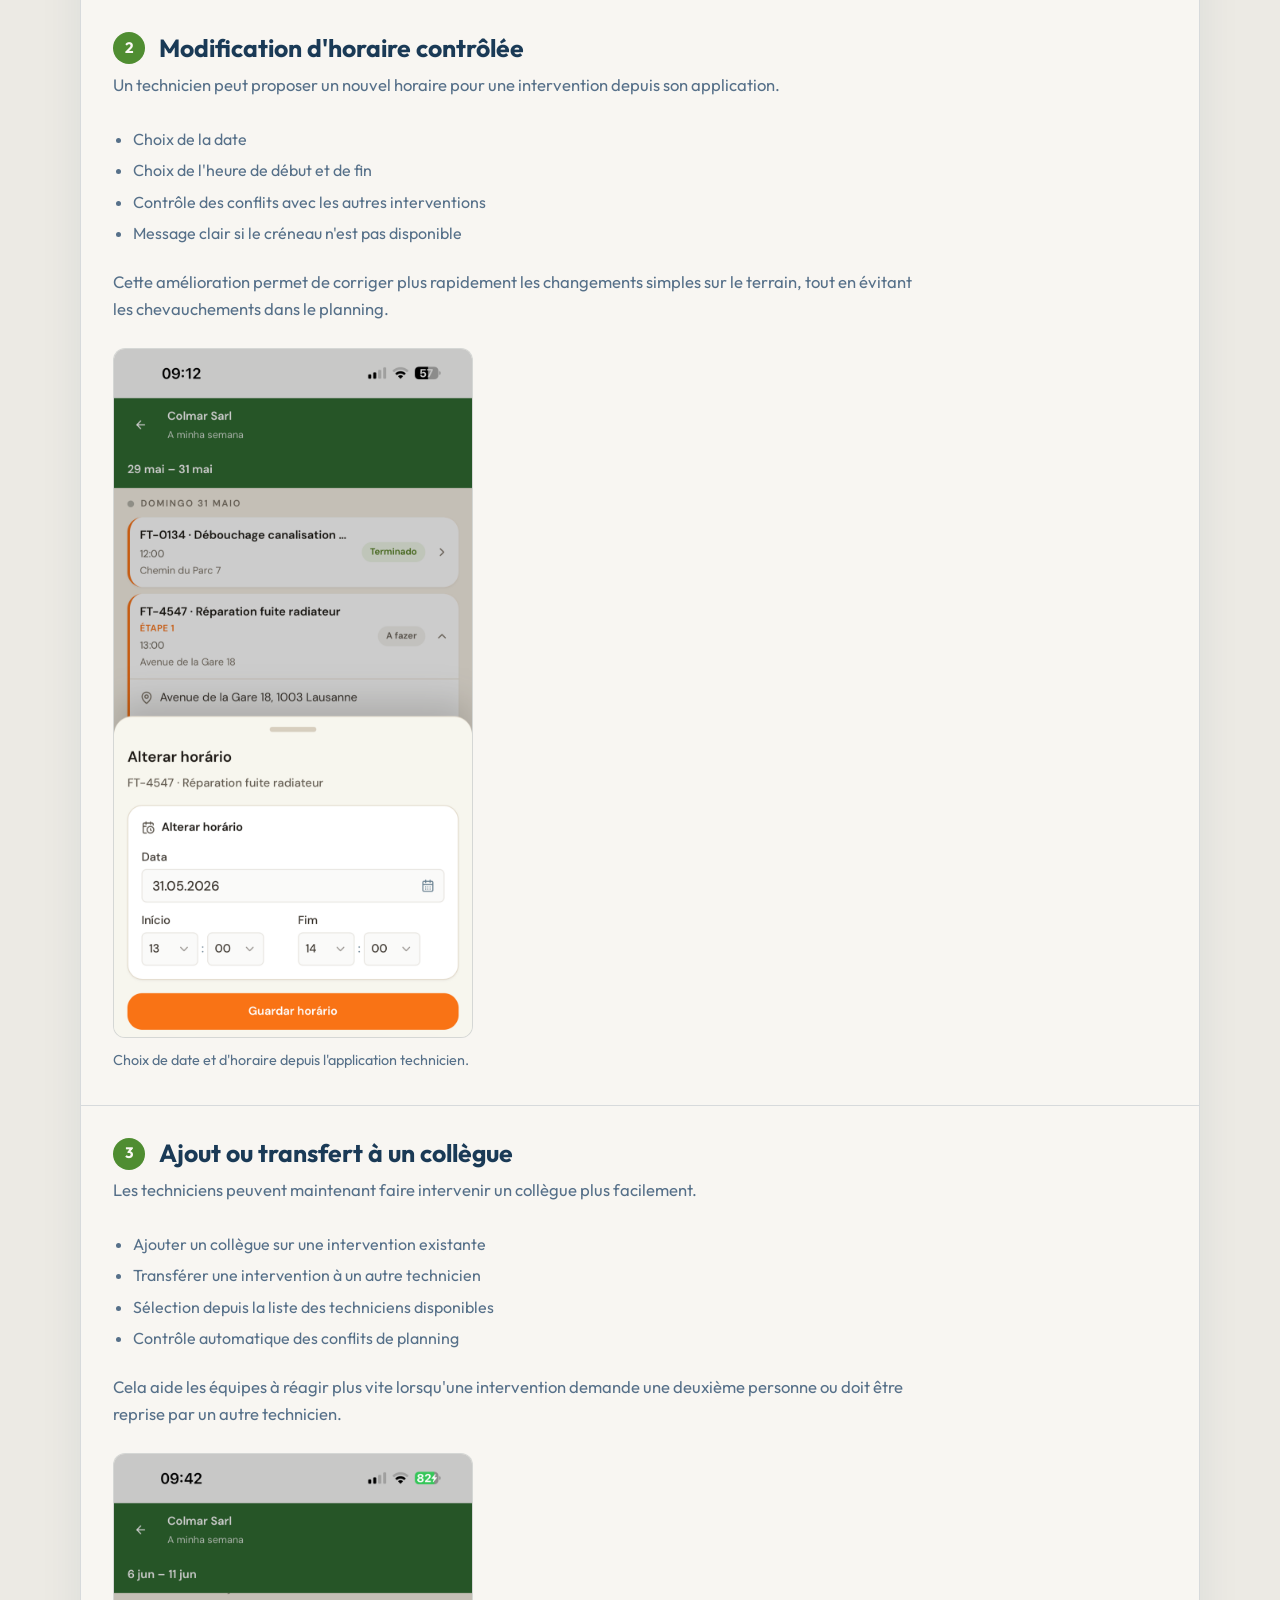
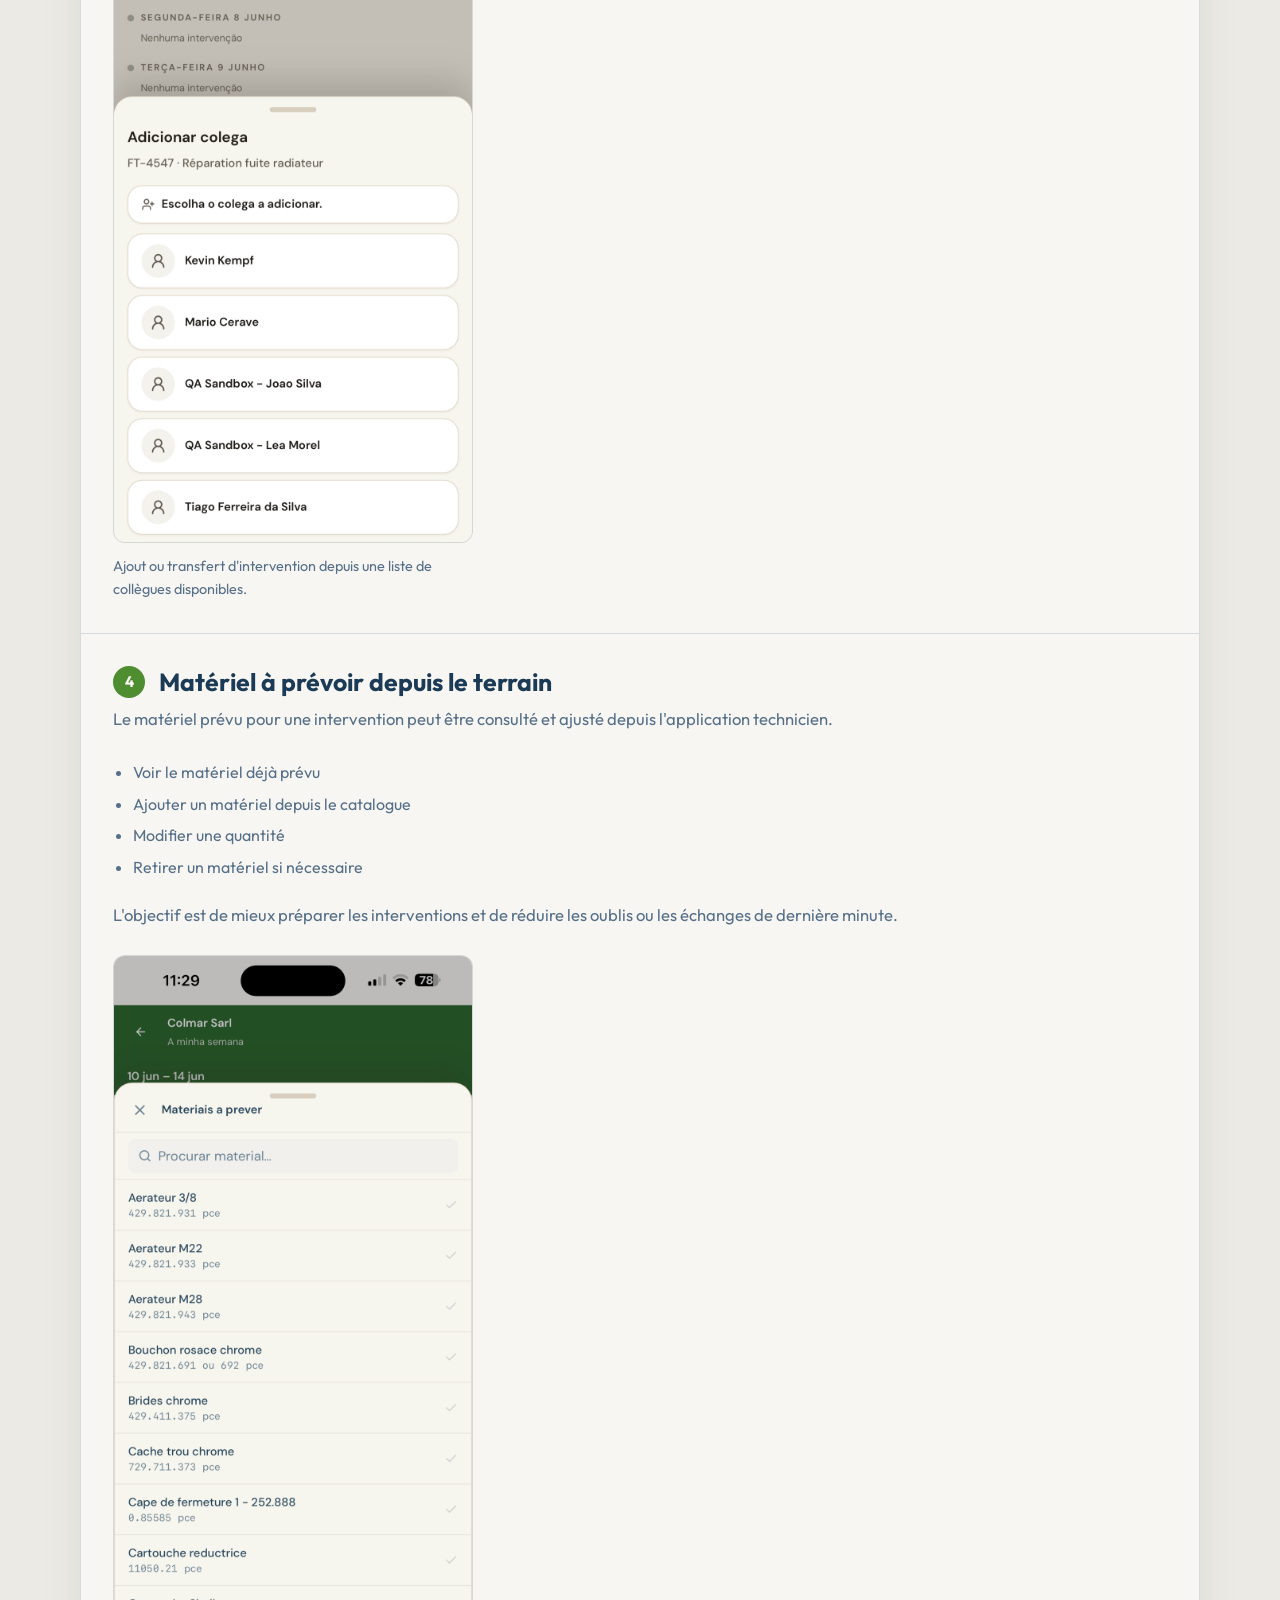
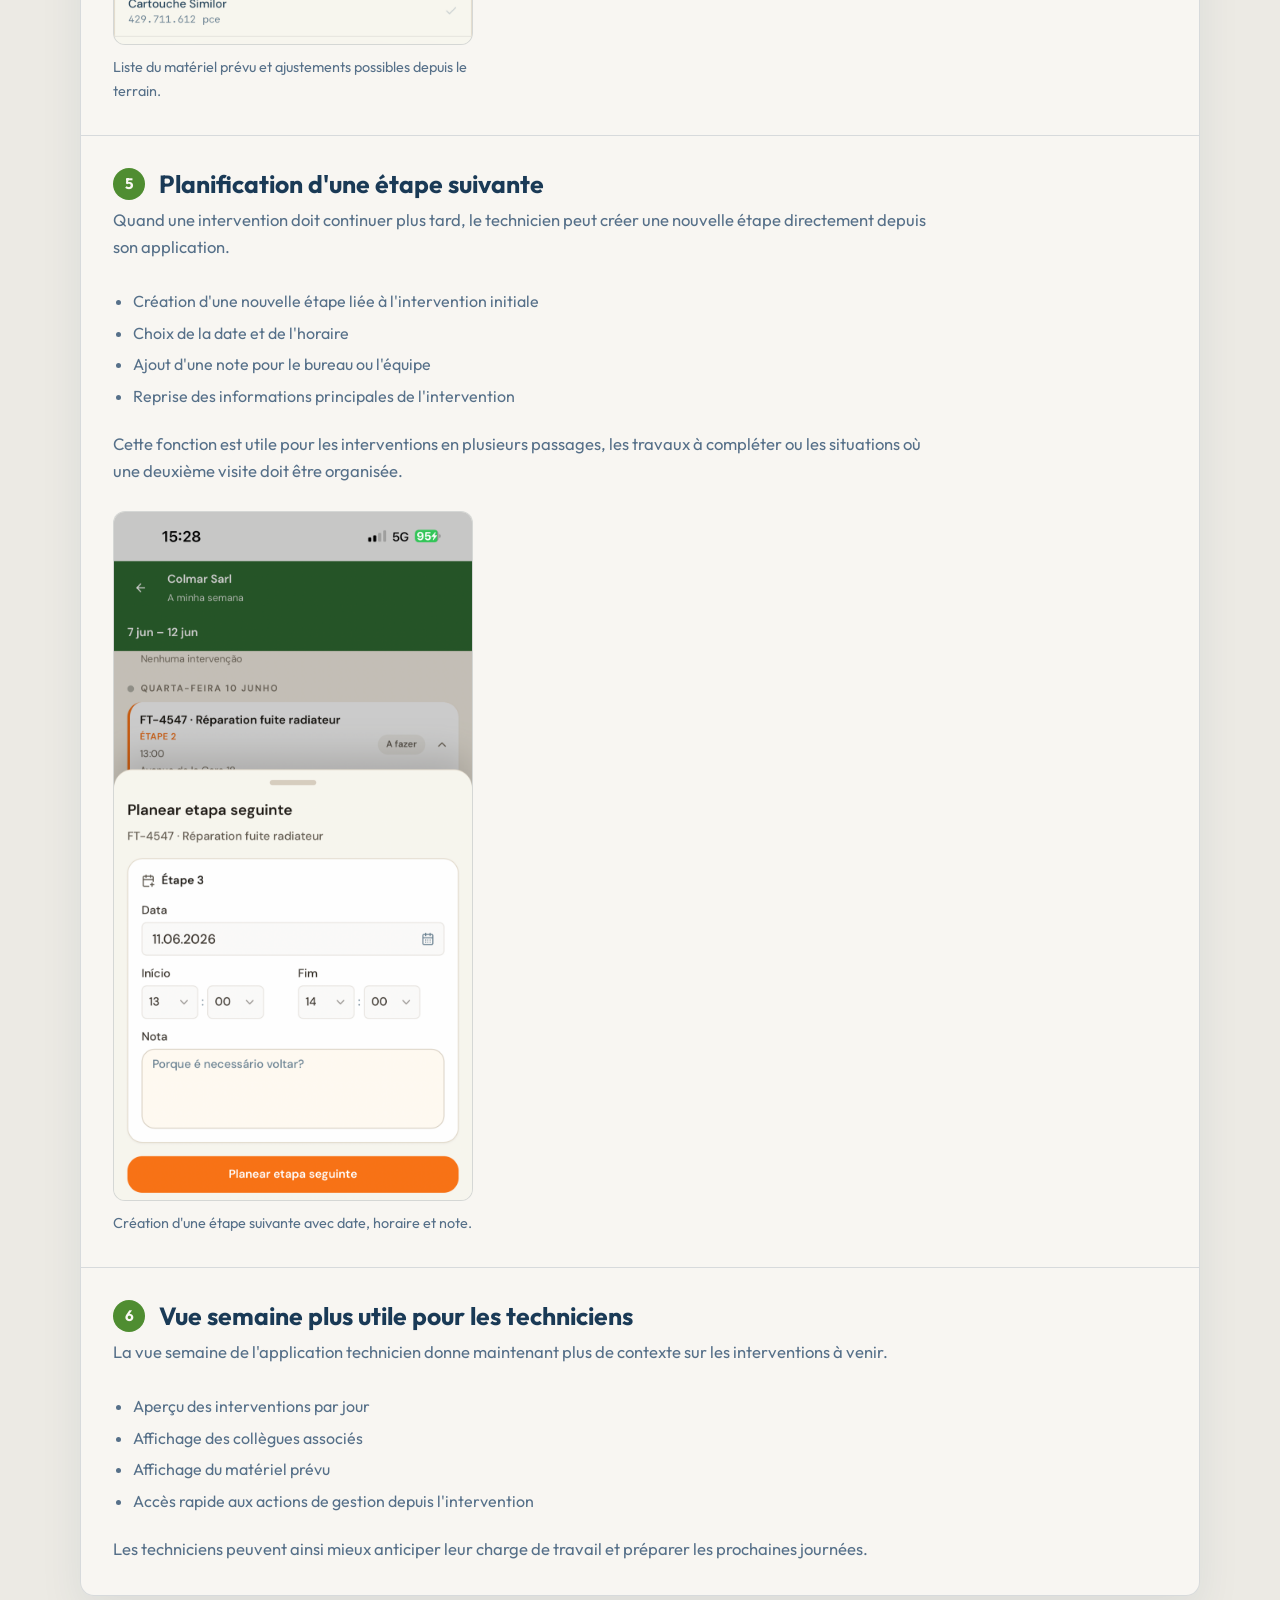
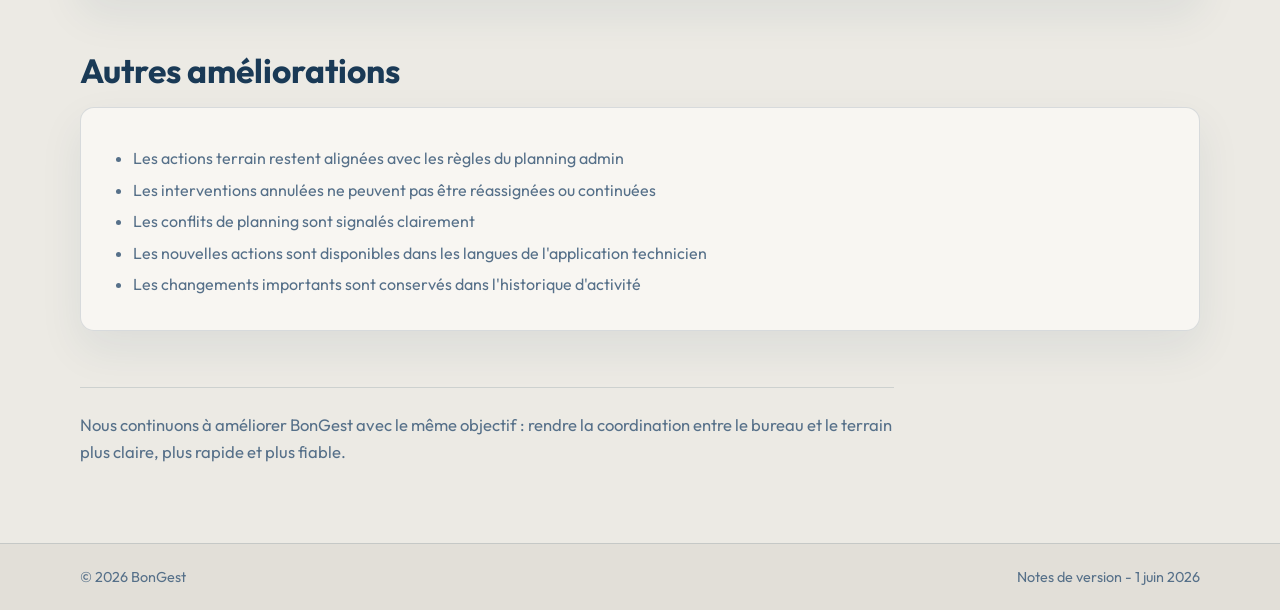
<file: support/notes-de-version/1-juin-2026/index.html>
<!DOCTYPE html>
<html lang="fr">
<head>
  <meta charset="UTF-8">
  <meta name="viewport" content="width=device-width, initial-scale=1.0">
  <title>Notes de version - 1 juin 2026</title>
  <meta name="description" content="Notes de version du 1 juin 2026 : planning depuis l'application technicien, ajout de collègue, transfert, matériel à prévoir et étapes suivantes.">
  <meta name="robots" content="noindex, follow">
  <meta name="theme-color" content="#eceae4">
  <link rel="canonical" href="https://bongest.ch/support/notes-de-version/1-juin-2026/">
  <link rel="icon" href="/assets/favicon.ico?v=20260413-2" sizes="any">
  <link rel="apple-touch-icon" href="/assets/logo-square.png?v=20260413-2">

  <meta property="og:locale" content="fr_CH">
  <meta property="og:type" content="article">
  <meta property="og:site_name" content="BonGest">
  <meta property="og:title" content="Notes de version - 1 juin 2026">
  <meta property="og:description" content="Les nouveautés BonGest autour du contrôle du planning depuis l'application technicien.">
  <meta property="og:url" content="https://bongest.ch/support/notes-de-version/1-juin-2026/">
  <meta property="og:image" content="https://bongest.ch/assets/logo-bongest.png?v=20260413-2">

  <style>
    @font-face {
      font-family: "Outfit";
      src: url("/assets/fonts/Outfit-wght.ttf") format("truetype");
      font-weight: 300 700;
      font-style: normal;
      font-display: swap;
    }

    *, *::before, *::after {
      box-sizing: border-box;
    }

    :root {
      --bg: #eceae4;
      --panel: #faf8f4;
      --panel-soft: #f4f1ea;
      --navy: #1a3a56;
      --navy-muted: #567089;
      --orange: #e8681a;
      --green: #4f8d31;
      --border: rgba(26, 58, 86, 0.14);
      --shadow: 0 18px 44px rgba(26, 58, 86, 0.08);
    }

    html {
      scroll-behavior: smooth;
    }

    body {
      margin: 0;
      min-height: 100vh;
      background: var(--bg);
      color: var(--navy);
      font-family: "Outfit", system-ui, -apple-system, BlinkMacSystemFont, "Segoe UI", sans-serif;
      line-height: 1.62;
      -webkit-font-smoothing: antialiased;
    }

    body::before {
      content: "";
      position: fixed;
      inset: 0;
      background-image:
        linear-gradient(rgba(26, 58, 86, 0.035) 1px, transparent 1px),
        linear-gradient(90deg, rgba(26, 58, 86, 0.035) 1px, transparent 1px);
      background-size: 48px 48px;
      pointer-events: none;
      z-index: 0;
    }

    a {
      color: inherit;
    }

    a:focus-visible {
      outline: 2px solid var(--orange);
      outline-offset: 4px;
    }

    .shell {
      position: relative;
      z-index: 1;
      width: min(100% - 3rem, 1120px);
      margin-inline: auto;
    }

    header {
      position: relative;
      z-index: 2;
      border-bottom: 1px solid var(--border);
      background: rgba(236, 234, 228, 0.92);
      backdrop-filter: blur(8px);
    }

    .header-inner,
    .footer-inner {
      display: flex;
      align-items: center;
      justify-content: space-between;
      gap: 1rem;
      padding: 1.35rem 0;
    }

    .logo {
      display: inline-flex;
      align-items: center;
      text-decoration: none;
    }

    .logo img {
      display: block;
      width: auto;
      height: 58px;
    }

    .back-link,
    .footer-meta {
      color: var(--navy-muted);
      font-size: 0.9rem;
      text-decoration: none;
    }

    .back-link:hover {
      color: var(--navy);
    }

    main {
      padding: clamp(3rem, 6vw, 5.5rem) 0;
    }

    .hero {
      display: grid;
      gap: 1.2rem;
      margin-bottom: clamp(2.5rem, 6vw, 4.5rem);
      max-width: 820px;
    }

    .eyebrow {
      color: var(--orange);
      font-size: 0.78rem;
      font-weight: 700;
      letter-spacing: 0.14em;
      text-transform: uppercase;
    }

    h1,
    h2,
    h3 {
      margin: 0;
      line-height: 1.15;
    }

    h1 {
      font-family: Georgia, "Times New Roman", serif;
      font-size: clamp(2.1rem, 4vw, 3.35rem);
      letter-spacing: 0;
    }

    h2 {
      font-size: clamp(1.5rem, 3vw, 2.1rem);
      margin-bottom: 1rem;
    }

    h3 {
      font-size: clamp(1.2rem, 2.2vw, 1.55rem);
      margin-bottom: 0.7rem;
    }

    p {
      margin: 0;
      color: var(--navy-muted);
      font-size: 1.04rem;
      max-width: 74ch;
    }

    .lead {
      color: var(--navy-muted);
      font-size: clamp(1.08rem, 2vw, 1.25rem);
    }

    .section {
      margin-top: clamp(2rem, 5vw, 3.5rem);
    }

    .card {
      overflow: hidden;
      border: 1px solid var(--border);
      border-radius: 14px;
      background: rgba(250, 248, 244, 0.88);
      box-shadow: var(--shadow);
    }

    .feature {
      display: grid;
      gap: 1.35rem;
      padding: clamp(1.25rem, 3vw, 2rem);
    }

    .feature + .feature {
      border-top: 1px solid var(--border);
    }

    .feature-header {
      display: grid;
      grid-template-columns: auto minmax(0, 1fr);
      align-items: center;
      gap: 0.45rem 0.85rem;
    }

    .feature-header h3 {
      margin-bottom: 0;
    }

    .feature-header p {
      grid-column: 1 / -1;
    }

    .number {
      display: inline-flex;
      width: 2rem;
      height: 2rem;
      align-items: center;
      justify-content: center;
      border-radius: 999px;
      background: var(--green);
      color: var(--panel);
      font-size: 0.95rem;
      font-weight: 700;
    }

    ul {
      margin: 0.4rem 0 0;
      padding-left: 1.25rem;
      color: var(--navy-muted);
      font-size: 1rem;
    }

    li + li {
      margin-top: 0.35rem;
    }

    strong {
      color: var(--navy);
      font-weight: 700;
    }

    .screenshot {
      display: grid;
      gap: 0.7rem;
      margin: 0.25rem 0 0;
    }

    .screenshot-frame {
      overflow: hidden;
      border: 1px solid var(--border);
      border-radius: 12px;
      background: var(--panel-soft);
    }

    .screenshot img {
      display: block;
      width: 100%;
      height: auto;
    }

    .screenshot.is-phone {
      max-width: 360px;
    }

    @media (min-width: 900px) {
      .screenshot:not(.is-phone) {
        width: 85%;
        margin-inline: auto;
      }
    }

    .screenshot.is-missing .screenshot-frame {
      min-height: 220px;
      display: grid;
      place-items: center;
      padding: 1.5rem;
      color: var(--navy-muted);
      text-align: center;
    }

    .screenshot.is-missing .missing-note {
      display: block;
    }

    .missing-note {
      display: none;
      font-size: 0.95rem;
    }

    figcaption {
      color: var(--navy-muted);
      font-size: 0.9rem;
    }

    .impact {
      border-left: 4px solid var(--orange);
      background: #fff7ed;
    }

    .minor-list {
      padding: clamp(1.25rem, 3vw, 2rem);
    }

    .closing {
      margin-top: clamp(2rem, 5vw, 3.5rem);
      border-top: 1px solid var(--border);
      padding-top: 1.5rem;
    }

    footer {
      position: relative;
      z-index: 1;
      border-top: 1px solid var(--border);
      background: #e2dfd8;
    }

    @media (max-width: 720px) {
      .shell {
        width: min(100% - 2rem, 1120px);
      }

      .header-inner,
      .footer-inner {
        align-items: flex-start;
        flex-direction: column;
      }

      .logo img {
        height: 50px;
      }

      .feature {
        padding: 1.1rem;
      }
    }
  </style>
</head>

<body>
  <header>
    <div class="shell header-inner">
      <a href="/" class="logo" aria-label="BonGest - accueil">
        <img
          src="/assets/logo-bongest.png?v=20260413-2"
          alt="BonGest"
          width="1224"
          height="380"
          loading="eager"
          decoding="async">
      </a>
      <a href="/" class="back-link">Retour à l'accueil</a>
    </div>
  </header>

  <main>
    <article class="shell">
      <div class="hero">
        <p class="eyebrow">1 juin 2026</p>
        <h1>Notes de version</h1>
        <p class="lead">
          Cette mise à jour améliore l'application technicien pour donner plus d'autonomie aux équipes terrain, tout en gardant le planning cohérent côté admin.
        </p>
      </div>

      <section class="section" aria-labelledby="main-features-title">
        <h2 id="main-features-title">Principales nouveautés</h2>
        <div class="card">
          <section class="feature">
            <div class="feature-header">
              <span class="number">1</span>
              <h3>Gestion du planning depuis l'application technicien</h3>
              <p>Les techniciens peuvent maintenant effectuer certaines actions directement depuis leur application, sans devoir repasser systématiquement par l'admin.</p>
            </div>
            <ul>
              <li>Modifier l'horaire d'une intervention</li>
              <li>Ajouter un collègue sur une intervention</li>
              <li>Transférer une intervention à un autre technicien</li>
              <li>Gérer le matériel à prévoir</li>
              <li>Planifier une étape suivante si l'intervention doit continuer plus tard</li>
            </ul>
            <figure class="screenshot is-phone">
              <div class="screenshot-frame">
                <img
                  src="/release-notes-screenshots-2026-06-01/app-technicien-actions-planning.png"
                  alt="Application technicien BonGest avec le menu de gestion d'intervention"
                  loading="lazy"
                  decoding="async"
                  onerror="this.closest('figure').classList.add('is-missing'); this.remove();">
                <span class="missing-note">Capture à ajouter : menu d'actions planning dans l'application technicien.</span>
              </div>
              <figcaption>Actions disponibles depuis une intervention dans l'application technicien.</figcaption>
            </figure>
          </section>

          <section class="feature">
            <div class="feature-header">
              <span class="number">2</span>
              <h3>Modification d'horaire contrôlée</h3>
              <p>Un technicien peut proposer un nouvel horaire pour une intervention depuis son application.</p>
            </div>
            <ul>
              <li>Choix de la date</li>
              <li>Choix de l'heure de début et de fin</li>
              <li>Contrôle des conflits avec les autres interventions</li>
              <li>Message clair si le créneau n'est pas disponible</li>
            </ul>
            <p>
              Cette amélioration permet de corriger plus rapidement les changements simples sur le terrain, tout en évitant les chevauchements dans le planning.
            </p>
            <figure class="screenshot is-phone">
              <div class="screenshot-frame">
                <img
                  src="/release-notes-screenshots-2026-06-01/app-technicien-modification-horaire.png"
                  alt="Application technicien BonGest avec modification de l'horaire d'une intervention"
                  loading="lazy"
                  decoding="async"
                  onerror="this.closest('figure').classList.add('is-missing'); this.remove();">
                <span class="missing-note">Capture à ajouter : modification d'horaire.</span>
              </div>
              <figcaption>Choix de date et d'horaire depuis l'application technicien.</figcaption>
            </figure>
          </section>

          <section class="feature">
            <div class="feature-header">
              <span class="number">3</span>
              <h3>Ajout ou transfert à un collègue</h3>
              <p>Les techniciens peuvent maintenant faire intervenir un collègue plus facilement.</p>
            </div>
            <ul>
              <li>Ajouter un collègue sur une intervention existante</li>
              <li>Transférer une intervention à un autre technicien</li>
              <li>Sélection depuis la liste des techniciens disponibles</li>
              <li>Contrôle automatique des conflits de planning</li>
            </ul>
            <p>
              Cela aide les équipes à réagir plus vite lorsqu'une intervention demande une deuxième personne ou doit être reprise par un autre technicien.
            </p>
            <figure class="screenshot is-phone">
              <div class="screenshot-frame">
                <img
                  src="/release-notes-screenshots-2026-06-01/app-technicien-collegue.png"
                  alt="Application technicien BonGest avec sélection d'un collègue à ajouter"
                  loading="lazy"
                  decoding="async"
                  onerror="this.closest('figure').classList.add('is-missing'); this.remove();">
                <span class="missing-note">Capture à ajouter : sélection d'un collègue.</span>
              </div>
              <figcaption>Ajout ou transfert d'intervention depuis une liste de collègues disponibles.</figcaption>
            </figure>
          </section>

          <section class="feature">
            <div class="feature-header">
              <span class="number">4</span>
              <h3>Matériel à prévoir depuis le terrain</h3>
              <p>Le matériel prévu pour une intervention peut être consulté et ajusté depuis l'application technicien.</p>
            </div>
            <ul>
              <li>Voir le matériel déjà prévu</li>
              <li>Ajouter un matériel depuis le catalogue</li>
              <li>Modifier une quantité</li>
              <li>Retirer un matériel si nécessaire</li>
            </ul>
            <p>
              L'objectif est de mieux préparer les interventions et de réduire les oublis ou les échanges de dernière minute.
            </p>
            <figure class="screenshot is-phone">
              <div class="screenshot-frame">
                <img
                  src="/release-notes-screenshots-2026-06-01/app-technicien-materiel.png?v=20260601-2"
                  alt="Application technicien BonGest avec le matériel à prévoir"
                  loading="lazy"
                  decoding="async"
                  onerror="this.closest('figure').classList.add('is-missing'); this.remove();">
                <span class="missing-note">Capture à ajouter : matériel à prévoir.</span>
              </div>
              <figcaption>Liste du matériel prévu et ajustements possibles depuis le terrain.</figcaption>
            </figure>
          </section>

          <section class="feature">
            <div class="feature-header">
              <span class="number">5</span>
              <h3>Planification d'une étape suivante</h3>
              <p>Quand une intervention doit continuer plus tard, le technicien peut créer une nouvelle étape directement depuis son application.</p>
            </div>
            <ul>
              <li>Création d'une nouvelle étape liée à l'intervention initiale</li>
              <li>Choix de la date et de l'horaire</li>
              <li>Ajout d'une note pour le bureau ou l'équipe</li>
              <li>Reprise des informations principales de l'intervention</li>
            </ul>
            <p>
              Cette fonction est utile pour les interventions en plusieurs passages, les travaux à compléter ou les situations où une deuxième visite doit être organisée.
            </p>
            <figure class="screenshot is-phone">
              <div class="screenshot-frame">
                <img
                  src="/release-notes-screenshots-2026-06-01/app-technicien-etape-suivante.png"
                  alt="Application technicien BonGest avec planification d'une étape suivante"
                  loading="lazy"
                  decoding="async"
                  onerror="this.closest('figure').classList.add('is-missing'); this.remove();">
                <span class="missing-note">Capture à ajouter : planification de l'étape suivante.</span>
              </div>
              <figcaption>Création d'une étape suivante avec date, horaire et note.</figcaption>
            </figure>
          </section>

          <section class="feature">
            <div class="feature-header">
              <span class="number">6</span>
              <h3>Vue semaine plus utile pour les techniciens</h3>
              <p>La vue semaine de l'application technicien donne maintenant plus de contexte sur les interventions à venir.</p>
            </div>
            <ul>
              <li>Aperçu des interventions par jour</li>
              <li>Affichage des collègues associés</li>
              <li>Affichage du matériel prévu</li>
              <li>Accès rapide aux actions de gestion depuis l'intervention</li>
            </ul>
            <p>
              Les techniciens peuvent ainsi mieux anticiper leur charge de travail et préparer les prochaines journées.
            </p>
          </section>
        </div>
      </section>

      <section class="section" aria-labelledby="other-improvements-title">
        <h2 id="other-improvements-title">Autres améliorations</h2>
        <div class="card minor-list">
          <ul>
            <li>Les actions terrain restent alignées avec les règles du planning admin</li>
            <li>Les interventions annulées ne peuvent pas être réassignées ou continuées</li>
            <li>Les conflits de planning sont signalés clairement</li>
            <li>Les nouvelles actions sont disponibles dans les langues de l'application technicien</li>
            <li>Les changements importants sont conservés dans l'historique d'activité</li>
          </ul>
        </div>
      </section>

      <p class="closing">
        Nous continuons à améliorer BonGest avec le même objectif : rendre la coordination entre le bureau et le terrain plus claire, plus rapide et plus fiable.
      </p>
    </article>
  </main>

  <footer>
    <div class="shell footer-inner">
      <span class="footer-meta">© 2026 BonGest</span>
      <span class="footer-meta">Notes de version - 1 juin 2026</span>
    </div>
  </footer>
</body>
</html>
</file>
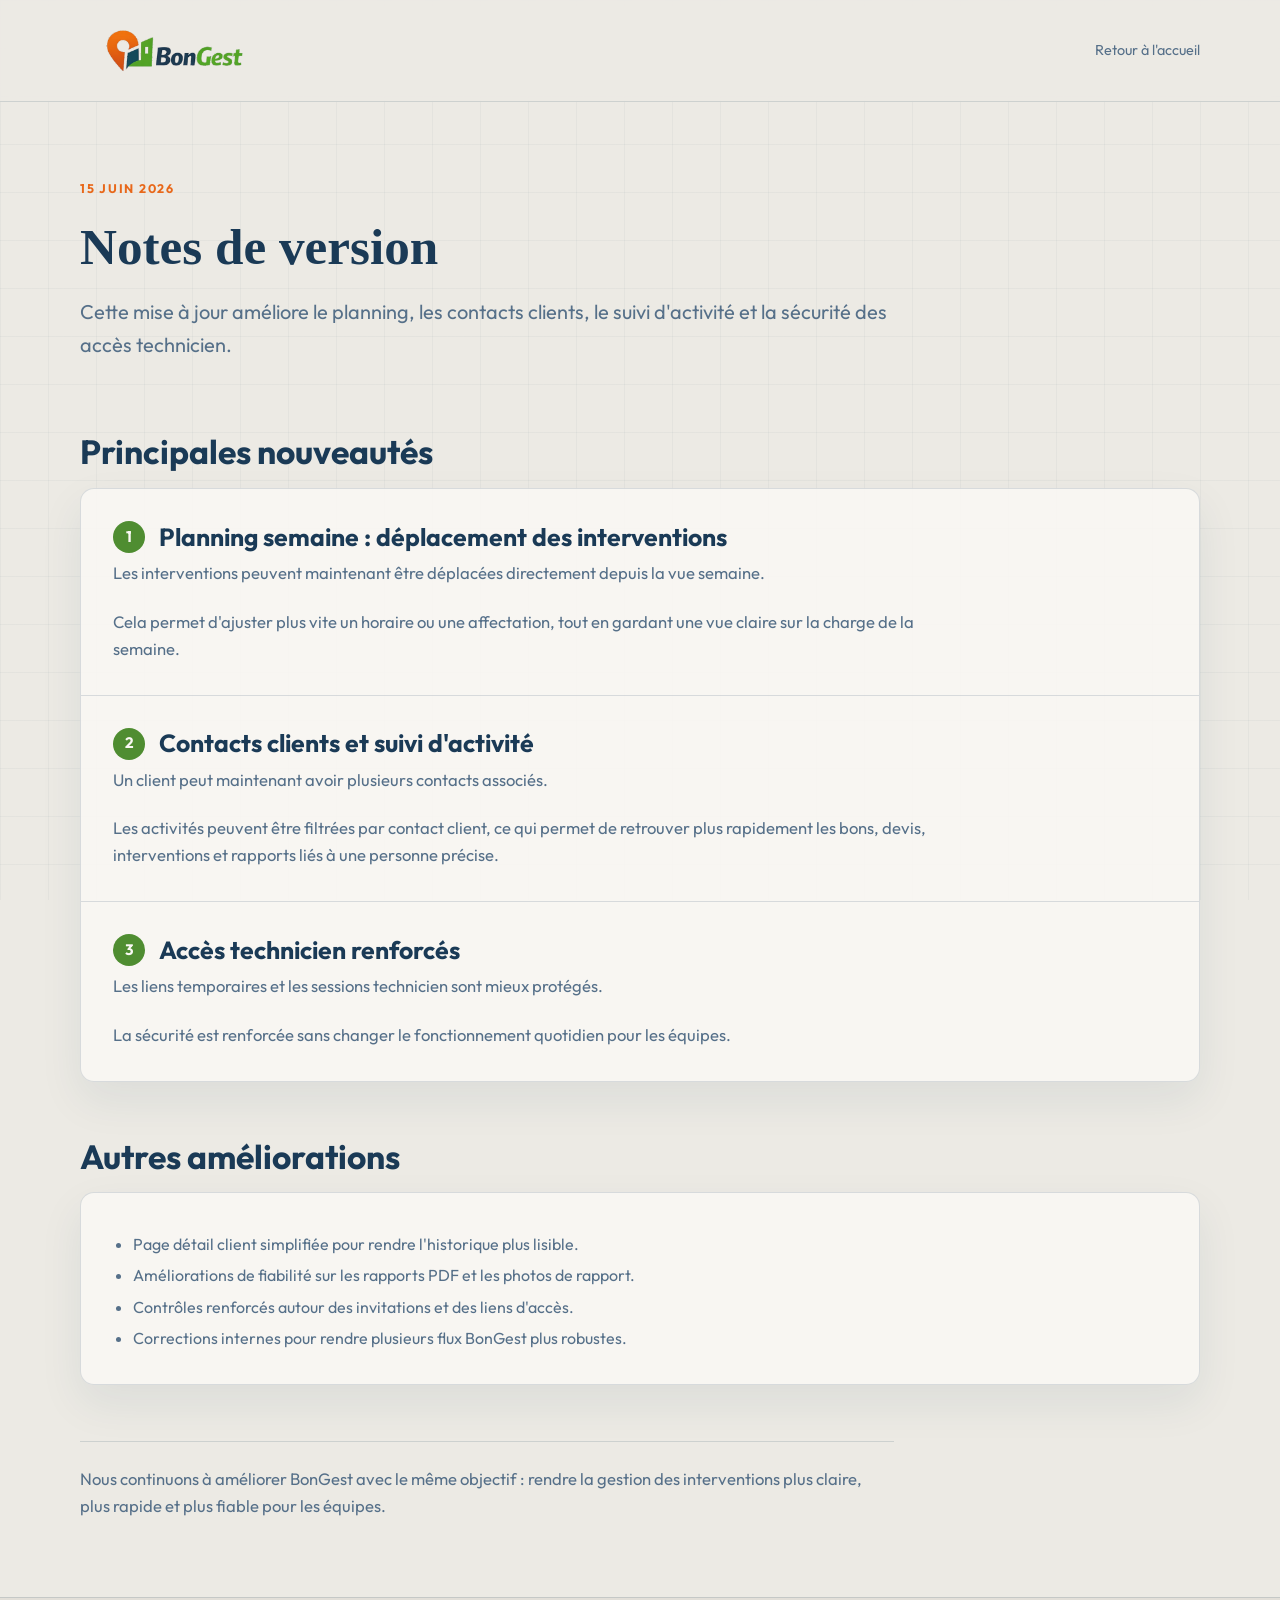
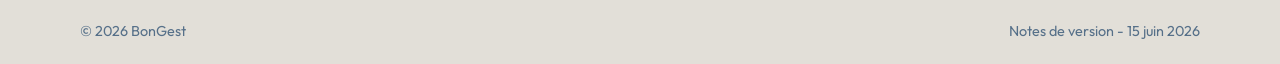
<file: support/notes-de-version/15-juin-2026/index.html>
<!DOCTYPE html>
<html lang="fr">
<head>
  <meta charset="UTF-8">
  <meta name="viewport" content="width=device-width, initial-scale=1.0">
  <title>Notes de version - 15 juin 2026</title>
  <meta name="description" content="Notes de version du 15 juin 2026 : planning semaine, contacts clients avec suivi d'activité par contact et sécurité des accès technicien.">
  <meta name="robots" content="noindex, follow">
  <meta name="theme-color" content="#eceae4">
  <link rel="canonical" href="https://bongest.ch/support/notes-de-version/15-juin-2026/">
  <link rel="icon" href="/assets/favicon.ico?v=20260413-2" sizes="any">
  <link rel="apple-touch-icon" href="/assets/logo-square.png?v=20260413-2">

  <meta property="og:locale" content="fr_CH">
  <meta property="og:type" content="article">
  <meta property="og:site_name" content="BonGest">
  <meta property="og:title" content="Notes de version - 15 juin 2026">
  <meta property="og:description" content="Les nouveautés BonGest autour du planning semaine, des contacts clients et de la sécurité des accès technicien.">
  <meta property="og:url" content="https://bongest.ch/support/notes-de-version/15-juin-2026/">
  <meta property="og:image" content="https://bongest.ch/assets/logo-bongest.png?v=20260413-2">

  <style>
    @font-face {
      font-family: "Outfit";
      src: url("/assets/fonts/Outfit-wght.ttf") format("truetype");
      font-weight: 300 700;
      font-style: normal;
      font-display: swap;
    }

    *, *::before, *::after {
      box-sizing: border-box;
    }

    :root {
      --bg: #eceae4;
      --panel: #faf8f4;
      --panel-soft: #f4f1ea;
      --navy: #1a3a56;
      --navy-muted: #567089;
      --orange: #e8681a;
      --green: #4f8d31;
      --border: rgba(26, 58, 86, 0.14);
      --shadow: 0 18px 44px rgba(26, 58, 86, 0.08);
    }

    html {
      scroll-behavior: smooth;
    }

    body {
      margin: 0;
      min-height: 100vh;
      background: var(--bg);
      color: var(--navy);
      font-family: "Outfit", system-ui, -apple-system, BlinkMacSystemFont, "Segoe UI", sans-serif;
      line-height: 1.62;
      -webkit-font-smoothing: antialiased;
    }

    body::before {
      content: "";
      position: fixed;
      inset: 0;
      background-image:
        linear-gradient(rgba(26, 58, 86, 0.035) 1px, transparent 1px),
        linear-gradient(90deg, rgba(26, 58, 86, 0.035) 1px, transparent 1px);
      background-size: 48px 48px;
      pointer-events: none;
      z-index: 0;
    }

    a {
      color: inherit;
    }

    a:focus-visible {
      outline: 2px solid var(--orange);
      outline-offset: 4px;
    }

    .shell {
      position: relative;
      z-index: 1;
      width: min(100% - 3rem, 1120px);
      margin-inline: auto;
    }

    header {
      position: relative;
      z-index: 2;
      border-bottom: 1px solid var(--border);
      background: rgba(236, 234, 228, 0.92);
      backdrop-filter: blur(8px);
    }

    .header-inner,
    .footer-inner {
      display: flex;
      align-items: center;
      justify-content: space-between;
      gap: 1rem;
      padding: 1.35rem 0;
    }

    .logo {
      display: inline-flex;
      align-items: center;
      text-decoration: none;
    }

    .logo img {
      display: block;
      width: auto;
      height: 58px;
    }

    .back-link,
    .footer-meta {
      color: var(--navy-muted);
      font-size: 0.9rem;
      text-decoration: none;
    }

    .back-link:hover {
      color: var(--navy);
    }

    main {
      padding: clamp(3rem, 6vw, 5.5rem) 0;
    }

    .hero {
      display: grid;
      gap: 1.2rem;
      margin-bottom: clamp(2.5rem, 6vw, 4.5rem);
      max-width: 820px;
    }

    .eyebrow {
      color: var(--orange);
      font-size: 0.78rem;
      font-weight: 700;
      letter-spacing: 0.14em;
      text-transform: uppercase;
    }

    h1,
    h2,
    h3 {
      margin: 0;
      line-height: 1.15;
    }

    h1 {
      font-family: Georgia, "Times New Roman", serif;
      font-size: clamp(2.1rem, 4vw, 3.35rem);
      letter-spacing: 0;
    }

    h2 {
      font-size: clamp(1.5rem, 3vw, 2.1rem);
      margin-bottom: 1rem;
    }

    h3 {
      font-size: clamp(1.2rem, 2.2vw, 1.55rem);
      margin-bottom: 0.7rem;
    }

    p {
      margin: 0;
      color: var(--navy-muted);
      font-size: 1.04rem;
      max-width: 74ch;
    }

    .lead {
      color: var(--navy-muted);
      font-size: clamp(1.08rem, 2vw, 1.25rem);
    }

    .section {
      margin-top: clamp(2rem, 5vw, 3.5rem);
    }

    .card {
      overflow: hidden;
      border: 1px solid var(--border);
      border-radius: 14px;
      background: rgba(250, 248, 244, 0.88);
      box-shadow: var(--shadow);
    }

    .feature {
      display: grid;
      gap: 1.35rem;
      padding: clamp(1.25rem, 3vw, 2rem);
    }

    .feature + .feature {
      border-top: 1px solid var(--border);
    }

    .feature-header {
      display: grid;
      grid-template-columns: auto minmax(0, 1fr);
      align-items: center;
      gap: 0.45rem 0.85rem;
    }

    .feature-header h3 {
      margin-bottom: 0;
    }

    .feature-header p {
      grid-column: 1 / -1;
    }

    .number {
      display: inline-flex;
      width: 2rem;
      height: 2rem;
      align-items: center;
      justify-content: center;
      border-radius: 999px;
      background: var(--green);
      color: var(--panel);
      font-size: 0.95rem;
      font-weight: 700;
    }

    ul {
      margin: 0.4rem 0 0;
      padding-left: 1.25rem;
      color: var(--navy-muted);
      font-size: 1rem;
    }

    li + li {
      margin-top: 0.35rem;
    }

    strong {
      color: var(--navy);
      font-weight: 700;
    }

    .screenshot {
      display: grid;
      gap: 0.7rem;
      margin: 0.25rem 0 0;
    }

    .screenshot-frame {
      overflow: hidden;
      border: 1px solid var(--border);
      border-radius: 12px;
      background: var(--panel-soft);
    }

    .screenshot img {
      display: block;
      width: 100%;
      height: auto;
    }

    .screenshot.is-phone {
      max-width: 360px;
    }

    @media (min-width: 900px) {
      .screenshot:not(.is-phone) {
        width: 85%;
        margin-inline: auto;
      }
    }

    .screenshot.is-missing .screenshot-frame {
      min-height: 220px;
      display: grid;
      place-items: center;
      padding: 1.5rem;
      color: var(--navy-muted);
      text-align: center;
    }

    .screenshot.is-missing .missing-note {
      display: block;
    }

    .missing-note {
      display: none;
      font-size: 0.95rem;
    }

    figcaption {
      color: var(--navy-muted);
      font-size: 0.9rem;
    }

    .impact {
      border-left: 4px solid var(--orange);
      background: #fff7ed;
    }

    .minor-list {
      padding: clamp(1.25rem, 3vw, 2rem);
    }

    .closing {
      margin-top: clamp(2rem, 5vw, 3.5rem);
      border-top: 1px solid var(--border);
      padding-top: 1.5rem;
    }

    footer {
      position: relative;
      z-index: 1;
      border-top: 1px solid var(--border);
      background: #e2dfd8;
    }

    @media (max-width: 720px) {
      .shell {
        width: min(100% - 2rem, 1120px);
      }

      .header-inner,
      .footer-inner {
        align-items: flex-start;
        flex-direction: column;
      }

      .logo img {
        height: 50px;
      }

      .feature {
        padding: 1.1rem;
      }
    }
  </style>
</head>

<body>
  <header>
    <div class="shell header-inner">
      <a href="/" class="logo" aria-label="BonGest - accueil">
        <img
          src="/assets/logo-bongest.png?v=20260413-2"
          alt="BonGest"
          width="1224"
          height="380"
          loading="eager"
          decoding="async">
      </a>
      <a href="/" class="back-link">Retour à l'accueil</a>
    </div>
  </header>

  <main>
    <article class="shell">
      <div class="hero">
        <p class="eyebrow">15 juin 2026</p>
        <h1>Notes de version</h1>
        <p class="lead">
          Cette mise à jour améliore le planning, les contacts clients, le suivi d'activité et la sécurité des accès technicien.
        </p>
      </div>

      <section class="section" aria-labelledby="main-features-title">
        <h2 id="main-features-title">Principales nouveautés</h2>
        <div class="card">
          <section class="feature">
            <div class="feature-header">
              <span class="number">1</span>
              <h3>Planning semaine : déplacement des interventions</h3>
              <p>Les interventions peuvent maintenant être déplacées directement depuis la vue semaine.</p>
            </div>
            <p>
              Cela permet d'ajuster plus vite un horaire ou une affectation, tout en gardant une vue claire sur la charge de la semaine.
            </p>
          </section>

          <section class="feature">
            <div class="feature-header">
              <span class="number">2</span>
              <h3>Contacts clients et suivi d'activité</h3>
              <p>Un client peut maintenant avoir plusieurs contacts associés.</p>
            </div>
            <p>
              Les activités peuvent être filtrées par contact client, ce qui permet de retrouver plus rapidement les bons, devis, interventions et rapports liés à une personne précise.
            </p>
          </section>

          <section class="feature">
            <div class="feature-header">
              <span class="number">3</span>
              <h3>Accès technicien renforcés</h3>
              <p>Les liens temporaires et les sessions technicien sont mieux protégés.</p>
            </div>
            <p>
              La sécurité est renforcée sans changer le fonctionnement quotidien pour les équipes.
            </p>
          </section>
        </div>
      </section>

      <section class="section" aria-labelledby="other-improvements-title">
        <h2 id="other-improvements-title">Autres améliorations</h2>
        <div class="card minor-list">
          <ul>
            <li>Page détail client simplifiée pour rendre l'historique plus lisible.</li>
            <li>Améliorations de fiabilité sur les rapports PDF et les photos de rapport.</li>
            <li>Contrôles renforcés autour des invitations et des liens d'accès.</li>
            <li>Corrections internes pour rendre plusieurs flux BonGest plus robustes.</li>
          </ul>
        </div>
      </section>

      <p class="closing">
        Nous continuons à améliorer BonGest avec le même objectif : rendre la gestion des interventions plus claire, plus rapide et plus fiable pour les équipes.
      </p>
    </article>
  </main>

  <footer>
    <div class="shell footer-inner">
      <span class="footer-meta">© 2026 BonGest</span>
      <span class="footer-meta">Notes de version - 15 juin 2026</span>
    </div>
  </footer>
</body>
</html>
</file>
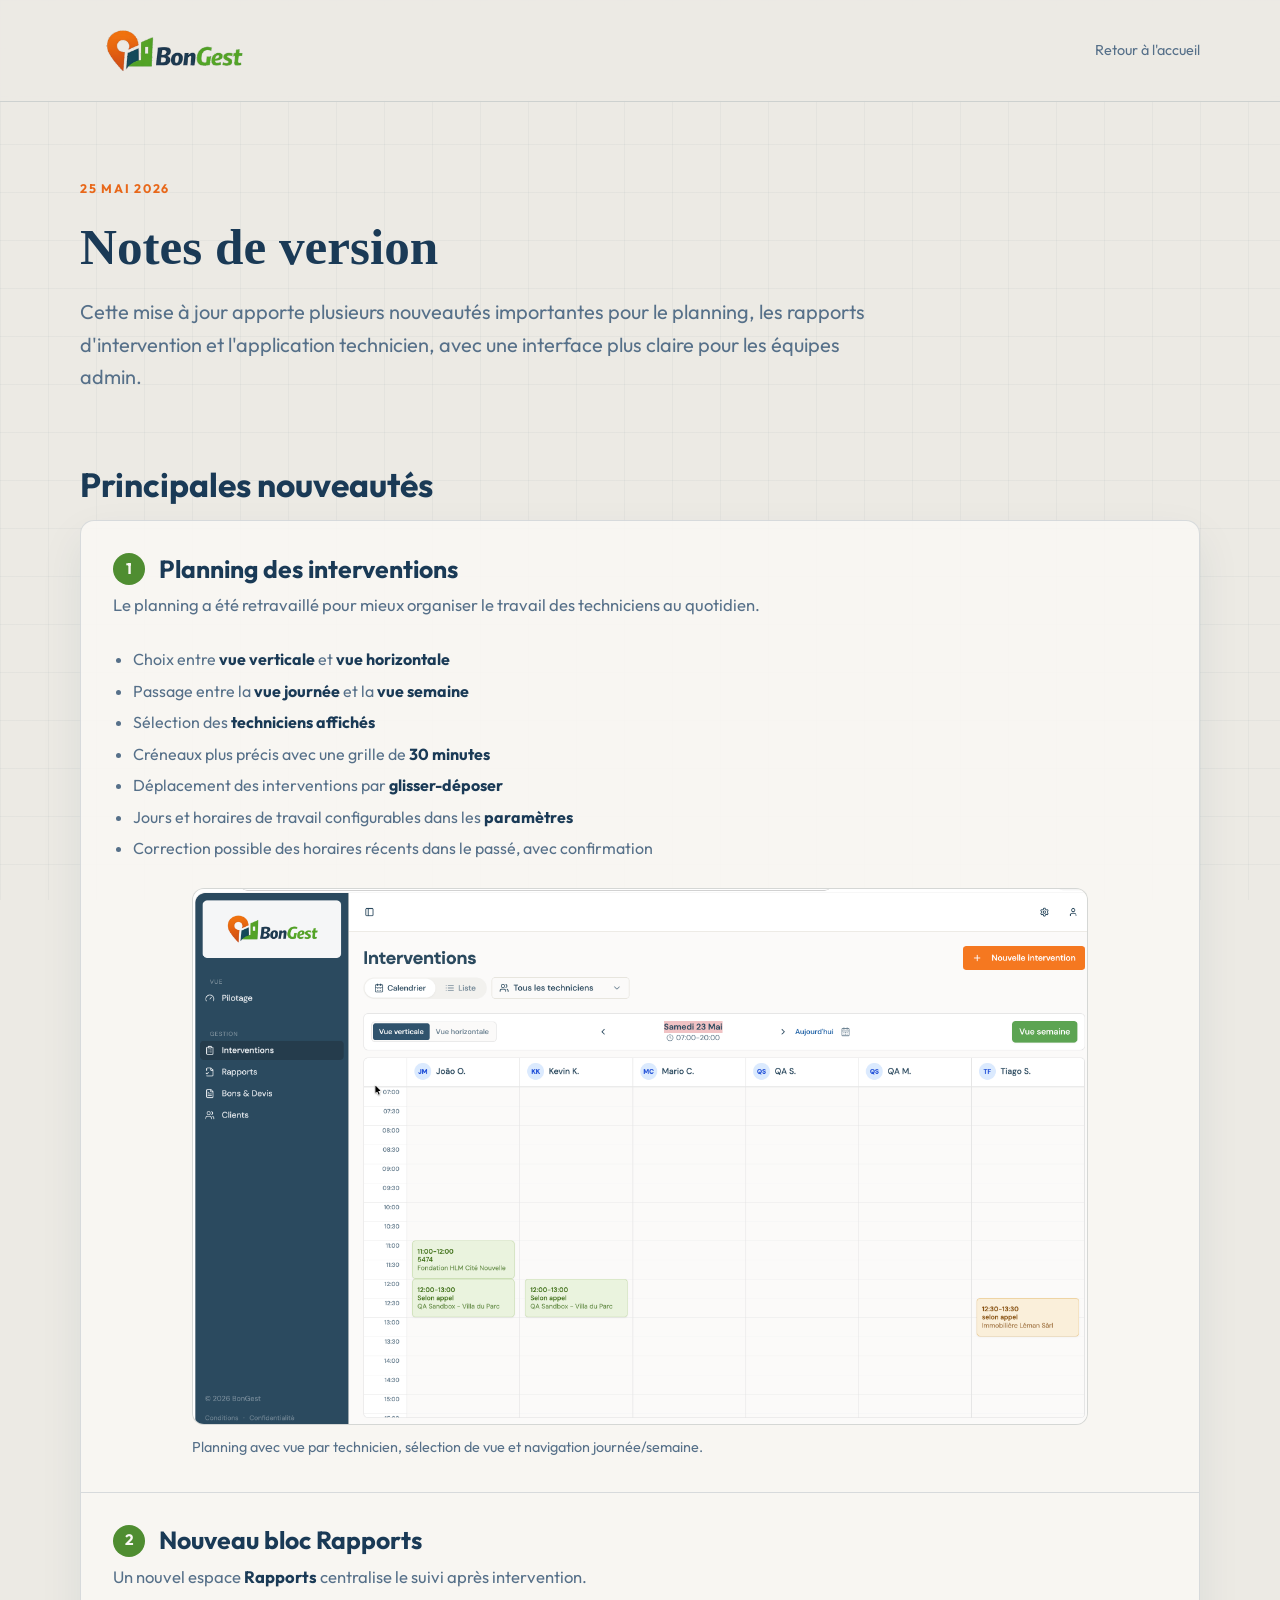
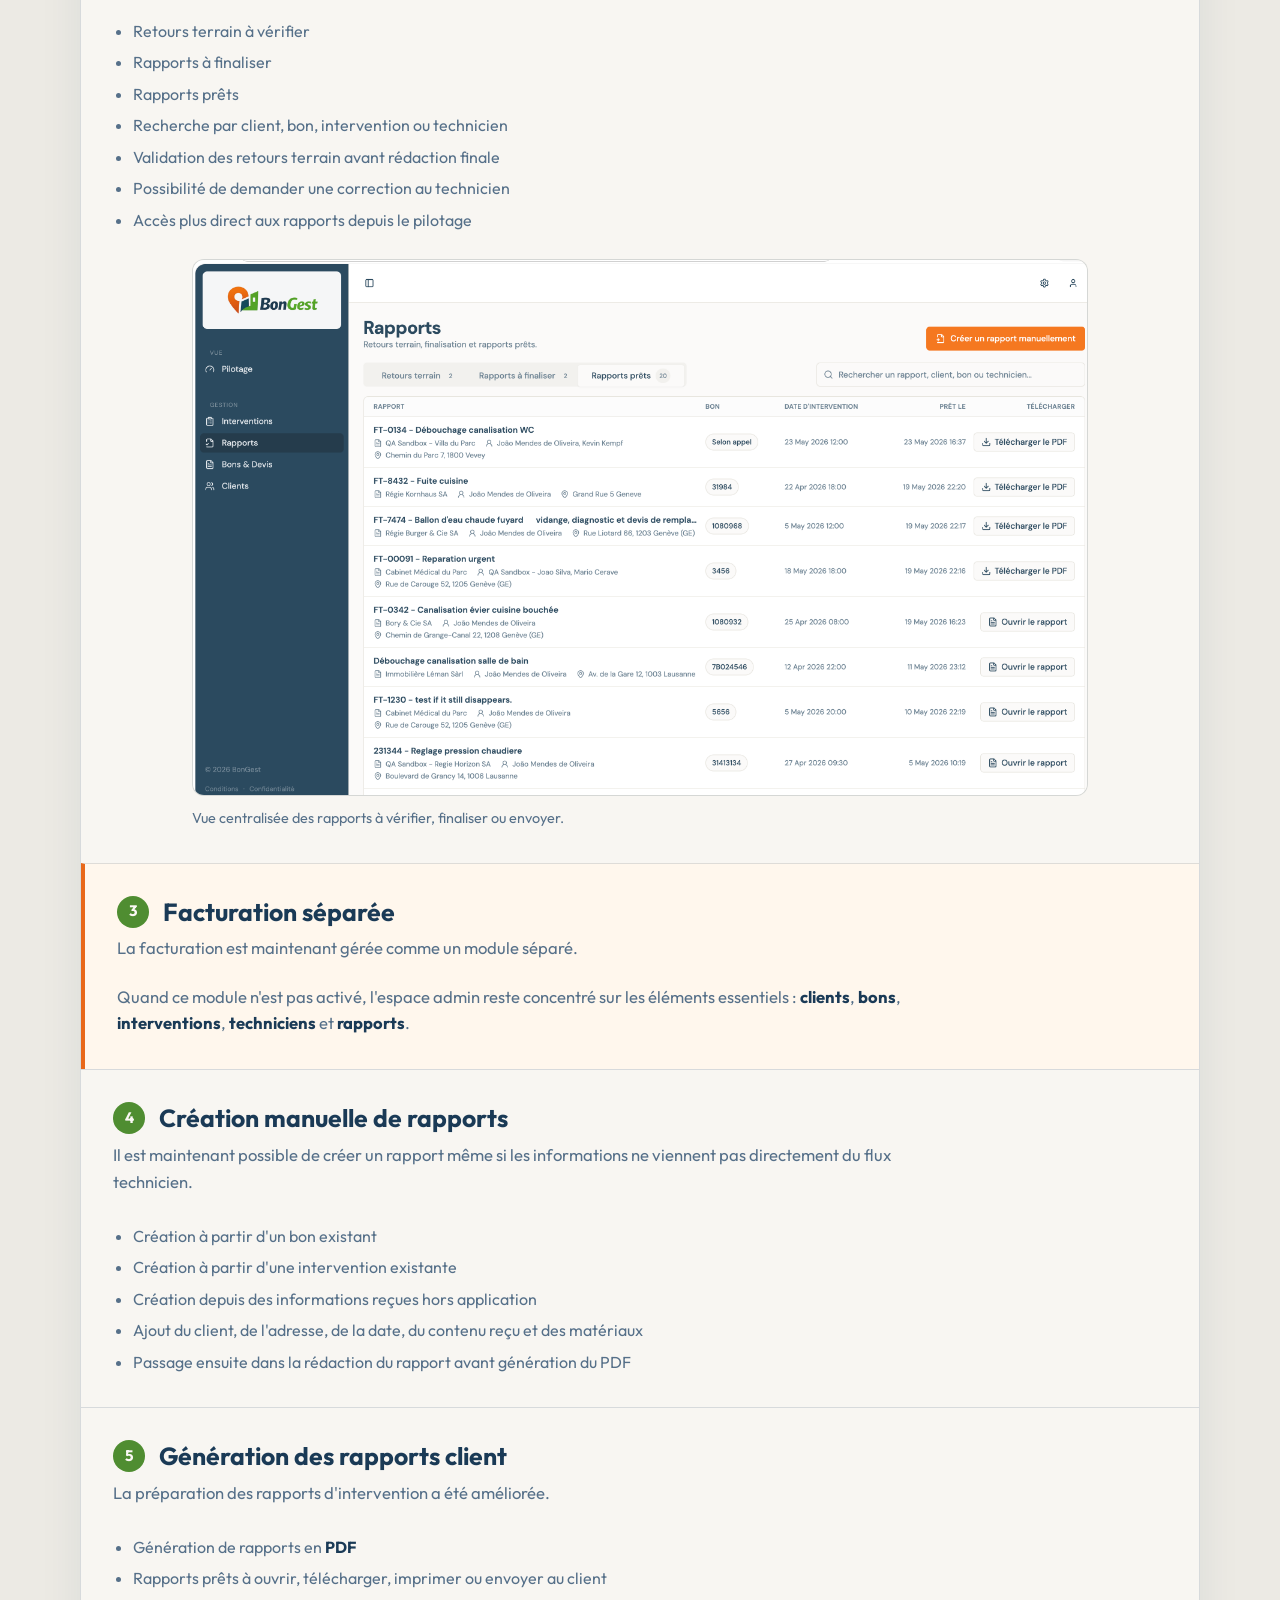
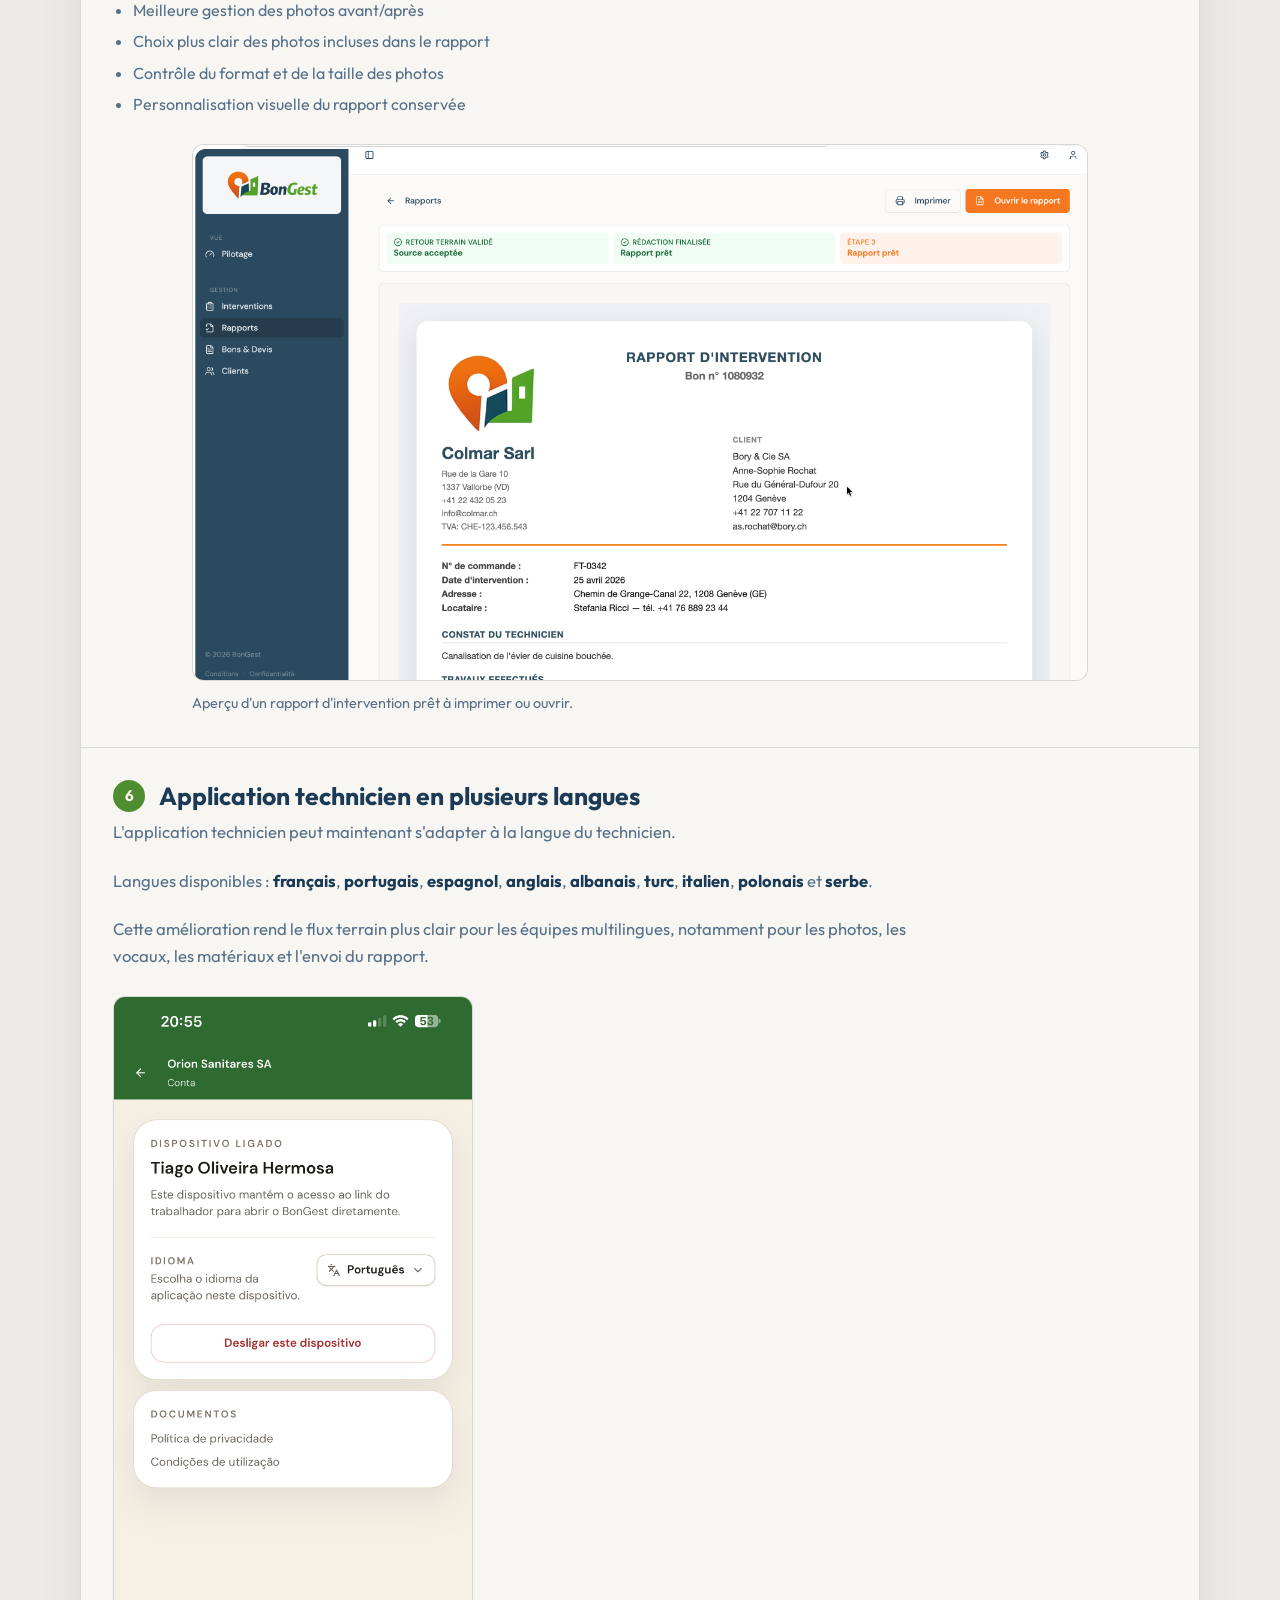
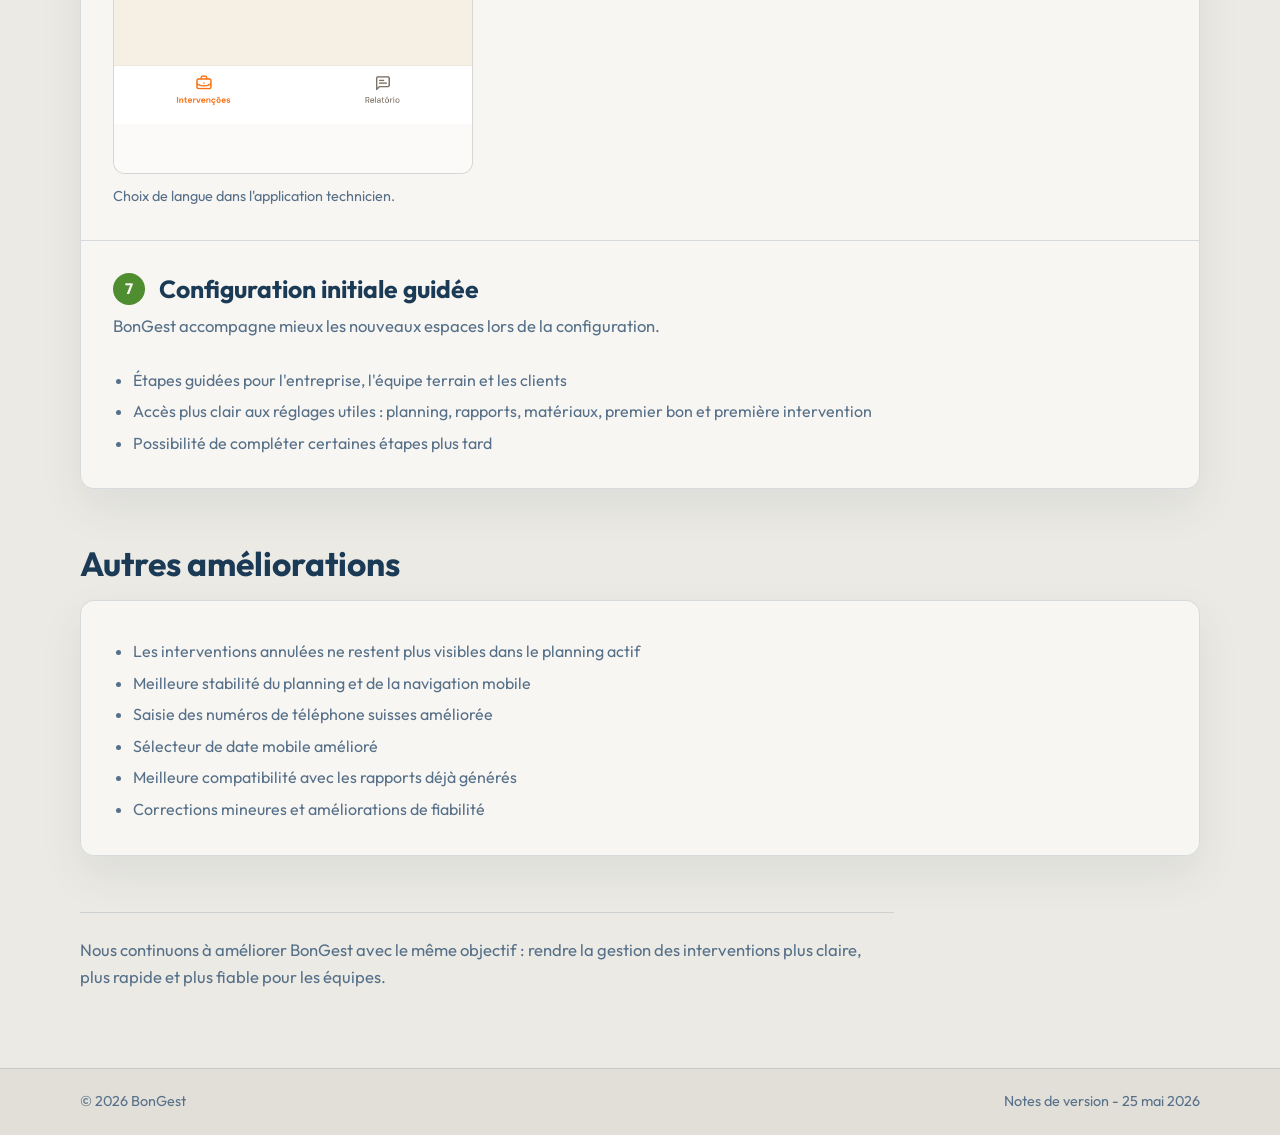
<file: support/notes-de-version/25-mai-2026/index.html>
<!DOCTYPE html>
<html lang="fr">
<head>
  <meta charset="UTF-8">
  <meta name="viewport" content="width=device-width, initial-scale=1.0">
  <title>Notes de version - 25 mai 2026</title>
  <meta name="description" content="Notes de version du 25 mai 2026 : planning, rapports, facturation séparée, application technicien multilingue et configuration guidée.">
  <meta name="robots" content="noindex, follow">
  <meta name="theme-color" content="#eceae4">
  <link rel="canonical" href="https://bongest.ch/support/notes-de-version/25-mai-2026/">
  <link rel="icon" href="/assets/favicon.ico?v=20260413-2" sizes="any">
  <link rel="apple-touch-icon" href="/assets/logo-square.png?v=20260413-2">

  <meta property="og:locale" content="fr_CH">
  <meta property="og:type" content="article">
  <meta property="og:site_name" content="BonGest">
  <meta property="og:title" content="Notes de version - 25 mai 2026">
  <meta property="og:description" content="Les nouveautés BonGest autour du planning, des rapports d'intervention et de l'application technicien.">
  <meta property="og:url" content="https://bongest.ch/support/notes-de-version/25-mai-2026/">
  <meta property="og:image" content="https://bongest.ch/assets/logo-bongest.png?v=20260413-2">

  <style>
    @font-face {
      font-family: "Outfit";
      src: url("/assets/fonts/Outfit-wght.ttf") format("truetype");
      font-weight: 300 700;
      font-style: normal;
      font-display: swap;
    }

    *, *::before, *::after {
      box-sizing: border-box;
    }

    :root {
      --bg: #eceae4;
      --panel: #faf8f4;
      --panel-soft: #f4f1ea;
      --navy: #1a3a56;
      --navy-muted: #567089;
      --orange: #e8681a;
      --green: #4f8d31;
      --border: rgba(26, 58, 86, 0.14);
      --shadow: 0 18px 44px rgba(26, 58, 86, 0.08);
    }

    html {
      scroll-behavior: smooth;
    }

    body {
      margin: 0;
      min-height: 100vh;
      background: var(--bg);
      color: var(--navy);
      font-family: "Outfit", system-ui, -apple-system, BlinkMacSystemFont, "Segoe UI", sans-serif;
      line-height: 1.62;
      -webkit-font-smoothing: antialiased;
    }

    body::before {
      content: "";
      position: fixed;
      inset: 0;
      background-image:
        linear-gradient(rgba(26, 58, 86, 0.035) 1px, transparent 1px),
        linear-gradient(90deg, rgba(26, 58, 86, 0.035) 1px, transparent 1px);
      background-size: 48px 48px;
      pointer-events: none;
      z-index: 0;
    }

    a {
      color: inherit;
    }

    a:focus-visible {
      outline: 2px solid var(--orange);
      outline-offset: 4px;
    }

    .shell {
      position: relative;
      z-index: 1;
      width: min(100% - 3rem, 1120px);
      margin-inline: auto;
    }

    header {
      position: relative;
      z-index: 2;
      border-bottom: 1px solid var(--border);
      background: rgba(236, 234, 228, 0.92);
      backdrop-filter: blur(8px);
    }

    .header-inner,
    .footer-inner {
      display: flex;
      align-items: center;
      justify-content: space-between;
      gap: 1rem;
      padding: 1.35rem 0;
    }

    .logo {
      display: inline-flex;
      align-items: center;
      text-decoration: none;
    }

    .logo img {
      display: block;
      width: auto;
      height: 58px;
    }

    .back-link,
    .footer-meta {
      color: var(--navy-muted);
      font-size: 0.9rem;
      text-decoration: none;
    }

    .back-link:hover {
      color: var(--navy);
    }

    main {
      padding: clamp(3rem, 6vw, 5.5rem) 0;
    }

    .hero {
      display: grid;
      gap: 1.2rem;
      margin-bottom: clamp(2.5rem, 6vw, 4.5rem);
      max-width: 820px;
    }

    .eyebrow {
      color: var(--orange);
      font-size: 0.78rem;
      font-weight: 700;
      letter-spacing: 0.14em;
      text-transform: uppercase;
    }

    h1,
    h2,
    h3 {
      margin: 0;
      line-height: 1.15;
    }

    h1 {
      font-family: Georgia, "Times New Roman", serif;
      font-size: clamp(2.1rem, 4vw, 3.35rem);
      letter-spacing: 0;
    }

    h2 {
      font-size: clamp(1.5rem, 3vw, 2.1rem);
      margin-bottom: 1rem;
    }

    h3 {
      font-size: clamp(1.2rem, 2.2vw, 1.55rem);
      margin-bottom: 0.7rem;
    }

    p {
      margin: 0;
      color: var(--navy-muted);
      font-size: 1.04rem;
      max-width: 74ch;
    }

    .lead {
      color: var(--navy-muted);
      font-size: clamp(1.08rem, 2vw, 1.25rem);
    }

    .section {
      margin-top: clamp(2rem, 5vw, 3.5rem);
    }

    .card {
      overflow: hidden;
      border: 1px solid var(--border);
      border-radius: 14px;
      background: rgba(250, 248, 244, 0.88);
      box-shadow: var(--shadow);
    }

    .feature {
      display: grid;
      gap: 1.35rem;
      padding: clamp(1.25rem, 3vw, 2rem);
    }

    .feature + .feature {
      border-top: 1px solid var(--border);
    }

    .feature-header {
      display: grid;
      grid-template-columns: auto minmax(0, 1fr);
      align-items: center;
      gap: 0.45rem 0.85rem;
    }

    .feature-header h3 {
      margin-bottom: 0;
    }

    .feature-header p {
      grid-column: 1 / -1;
    }

    .number {
      display: inline-flex;
      width: 2rem;
      height: 2rem;
      align-items: center;
      justify-content: center;
      border-radius: 999px;
      background: var(--green);
      color: var(--panel);
      font-size: 0.95rem;
      font-weight: 700;
    }

    ul {
      margin: 0.4rem 0 0;
      padding-left: 1.25rem;
      color: var(--navy-muted);
      font-size: 1rem;
    }

    li + li {
      margin-top: 0.35rem;
    }

    strong {
      color: var(--navy);
      font-weight: 700;
    }

    .screenshot {
      display: grid;
      gap: 0.7rem;
      margin: 0.25rem 0 0;
    }

    .screenshot-frame {
      overflow: hidden;
      border: 1px solid var(--border);
      border-radius: 12px;
      background: var(--panel-soft);
    }

    .screenshot img {
      display: block;
      width: 100%;
      height: auto;
    }

    .screenshot.is-phone {
      max-width: 360px;
    }

    @media (min-width: 900px) {
      .screenshot:not(.is-phone) {
        width: 85%;
        margin-inline: auto;
      }
    }

    .screenshot.is-missing .screenshot-frame {
      min-height: 220px;
      display: grid;
      place-items: center;
      padding: 1.5rem;
      color: var(--navy-muted);
      text-align: center;
    }

    .screenshot.is-missing .missing-note {
      display: block;
    }

    .missing-note {
      display: none;
      font-size: 0.95rem;
    }

    figcaption {
      color: var(--navy-muted);
      font-size: 0.9rem;
    }

    .impact {
      border-left: 4px solid var(--orange);
      background: #fff7ed;
    }

    .minor-list {
      padding: clamp(1.25rem, 3vw, 2rem);
    }

    .closing {
      margin-top: clamp(2rem, 5vw, 3.5rem);
      border-top: 1px solid var(--border);
      padding-top: 1.5rem;
    }

    footer {
      position: relative;
      z-index: 1;
      border-top: 1px solid var(--border);
      background: #e2dfd8;
    }

    @media (max-width: 720px) {
      .shell {
        width: min(100% - 2rem, 1120px);
      }

      .header-inner,
      .footer-inner {
        align-items: flex-start;
        flex-direction: column;
      }

      .logo img {
        height: 50px;
      }

      .feature {
        padding: 1.1rem;
      }
    }
  </style>
</head>

<body>
  <header>
    <div class="shell header-inner">
      <a href="/" class="logo" aria-label="BonGest - accueil">
        <img
          src="/assets/logo-bongest.png?v=20260413-2"
          alt="BonGest"
          width="1224"
          height="380"
          loading="eager"
          decoding="async">
      </a>
      <a href="/" class="back-link">Retour à l'accueil</a>
    </div>
  </header>

  <main>
    <article class="shell">
      <div class="hero">
        <p class="eyebrow">25 mai 2026</p>
        <h1>Notes de version</h1>
        <p class="lead">
          Cette mise à jour apporte plusieurs nouveautés importantes pour le planning, les rapports d'intervention et l'application technicien, avec une interface plus claire pour les équipes admin.
        </p>
      </div>

      <section class="section" aria-labelledby="main-features-title">
        <h2 id="main-features-title">Principales nouveautés</h2>
        <div class="card">
          <section class="feature">
            <div class="feature-header">
              <span class="number">1</span>
              <h3>Planning des interventions</h3>
              <p>Le planning a été retravaillé pour mieux organiser le travail des techniciens au quotidien.</p>
            </div>
            <ul>
              <li>Choix entre <strong>vue verticale</strong> et <strong>vue horizontale</strong></li>
              <li>Passage entre la <strong>vue journée</strong> et la <strong>vue semaine</strong></li>
              <li>Sélection des <strong>techniciens affichés</strong></li>
              <li>Créneaux plus précis avec une grille de <strong>30 minutes</strong></li>
              <li>Déplacement des interventions par <strong>glisser-déposer</strong></li>
              <li>Jours et horaires de travail configurables dans les <strong>paramètres</strong></li>
              <li>Correction possible des horaires récents dans le passé, avec confirmation</li>
            </ul>
            <figure class="screenshot">
              <div class="screenshot-frame">
                <img
                  src="/release-notes-screenshots-2026-05-25/planning-vue-techniciens.png"
                  alt="Planning BonGest avec vue verticale, sélection des techniciens et interventions planifiées"
                  loading="lazy"
                  decoding="async"
                  onerror="this.closest('figure').classList.add('is-missing'); this.remove();">
                <span class="missing-note">Capture à ajouter : planning avec techniciens et vues disponibles.</span>
              </div>
              <figcaption>Planning avec vue par technicien, sélection de vue et navigation journée/semaine.</figcaption>
            </figure>
          </section>

          <section class="feature">
            <div class="feature-header">
              <span class="number">2</span>
              <h3>Nouveau bloc Rapports</h3>
              <p>Un nouvel espace <strong>Rapports</strong> centralise le suivi après intervention.</p>
            </div>
            <ul>
              <li>Retours terrain à vérifier</li>
              <li>Rapports à finaliser</li>
              <li>Rapports prêts</li>
              <li>Recherche par client, bon, intervention ou technicien</li>
              <li>Validation des retours terrain avant rédaction finale</li>
              <li>Possibilité de demander une correction au technicien</li>
              <li>Accès plus direct aux rapports depuis le pilotage</li>
            </ul>
            <figure class="screenshot">
              <div class="screenshot-frame">
                <img
                  src="/release-notes-screenshots-2026-05-25/rapports-tableau.png"
                  alt="Espace Rapports BonGest avec les onglets retours terrain, rapports à finaliser et rapports prêts"
                  loading="lazy"
                  decoding="async"
                  onerror="this.closest('figure').classList.add('is-missing'); this.remove();">
                <span class="missing-note">Capture à ajouter : nouvel espace Rapports.</span>
              </div>
              <figcaption>Vue centralisée des rapports à vérifier, finaliser ou envoyer.</figcaption>
            </figure>
          </section>

          <section class="feature impact">
            <div class="feature-header">
              <span class="number">3</span>
              <h3>Facturation séparée</h3>
              <p>La facturation est maintenant gérée comme un module séparé.</p>
            </div>
            <p>
              Quand ce module n'est pas activé, l'espace admin reste concentré sur les éléments essentiels :
              <strong>clients</strong>, <strong>bons</strong>, <strong>interventions</strong>, <strong>techniciens</strong> et <strong>rapports</strong>.
            </p>
          </section>

          <section class="feature">
            <div class="feature-header">
              <span class="number">4</span>
              <h3>Création manuelle de rapports</h3>
              <p>Il est maintenant possible de créer un rapport même si les informations ne viennent pas directement du flux technicien.</p>
            </div>
            <ul>
              <li>Création à partir d'un bon existant</li>
              <li>Création à partir d'une intervention existante</li>
              <li>Création depuis des informations reçues hors application</li>
              <li>Ajout du client, de l'adresse, de la date, du contenu reçu et des matériaux</li>
              <li>Passage ensuite dans la rédaction du rapport avant génération du PDF</li>
            </ul>
          </section>

          <section class="feature">
            <div class="feature-header">
              <span class="number">5</span>
              <h3>Génération des rapports client</h3>
              <p>La préparation des rapports d'intervention a été améliorée.</p>
            </div>
            <ul>
              <li>Génération de rapports en <strong>PDF</strong></li>
              <li>Rapports prêts à ouvrir, télécharger, imprimer ou envoyer au client</li>
              <li>Meilleure gestion des photos avant/après</li>
              <li>Choix plus clair des photos incluses dans le rapport</li>
              <li>Contrôle du format et de la taille des photos</li>
              <li>Personnalisation visuelle du rapport conservée</li>
            </ul>
            <figure class="screenshot">
              <div class="screenshot-frame">
                <img
                  src="/release-notes-screenshots-2026-05-25/rapport-pdf.png"
                  alt="Aperçu d'un rapport d'intervention généré en PDF dans BonGest"
                  loading="lazy"
                  decoding="async"
                  onerror="this.closest('figure').classList.add('is-missing'); this.remove();">
                <span class="missing-note">Capture à ajouter : aperçu ou PDF du rapport généré.</span>
              </div>
              <figcaption>Aperçu d'un rapport d'intervention prêt à imprimer ou ouvrir.</figcaption>
            </figure>
          </section>

          <section class="feature">
            <div class="feature-header">
              <span class="number">6</span>
              <h3>Application technicien en plusieurs langues</h3>
              <p>L'application technicien peut maintenant s'adapter à la langue du technicien.</p>
            </div>
            <p>
              Langues disponibles : <strong>français</strong>, <strong>portugais</strong>, <strong>espagnol</strong>, <strong>anglais</strong>, <strong>albanais</strong>, <strong>turc</strong>, <strong>italien</strong>, <strong>polonais</strong> et <strong>serbe</strong>.
            </p>
            <p>
              Cette amélioration rend le flux terrain plus clair pour les équipes multilingues, notamment pour les photos, les vocaux, les matériaux et l'envoi du rapport.
            </p>
            <figure class="screenshot is-phone">
              <div class="screenshot-frame">
                <img
                  src="/release-notes-screenshots-2026-05-25/app-technicien-langues.png"
                  alt="Application technicien BonGest avec choix de la langue en portugais"
                  loading="lazy"
                  decoding="async"
                  onerror="this.closest('figure').classList.add('is-missing'); this.remove();">
                <span class="missing-note">Capture à ajouter : application technicien avec choix de langue.</span>
              </div>
              <figcaption>Choix de langue dans l'application technicien.</figcaption>
            </figure>
          </section>

          <section class="feature">
            <div class="feature-header">
              <span class="number">7</span>
              <h3>Configuration initiale guidée</h3>
              <p>BonGest accompagne mieux les nouveaux espaces lors de la configuration.</p>
            </div>
            <ul>
              <li>Étapes guidées pour l'entreprise, l'équipe terrain et les clients</li>
              <li>Accès plus clair aux réglages utiles : planning, rapports, matériaux, premier bon et première intervention</li>
              <li>Possibilité de compléter certaines étapes plus tard</li>
            </ul>
          </section>
        </div>
      </section>

      <section class="section" aria-labelledby="other-improvements-title">
        <h2 id="other-improvements-title">Autres améliorations</h2>
        <div class="card minor-list">
          <ul>
            <li>Les interventions annulées ne restent plus visibles dans le planning actif</li>
            <li>Meilleure stabilité du planning et de la navigation mobile</li>
            <li>Saisie des numéros de téléphone suisses améliorée</li>
            <li>Sélecteur de date mobile amélioré</li>
            <li>Meilleure compatibilité avec les rapports déjà générés</li>
            <li>Corrections mineures et améliorations de fiabilité</li>
          </ul>
        </div>
      </section>

      <p class="closing">
        Nous continuons à améliorer BonGest avec le même objectif : rendre la gestion des interventions plus claire, plus rapide et plus fiable pour les équipes.
      </p>
    </article>
  </main>

  <footer>
    <div class="shell footer-inner">
      <span class="footer-meta">© 2026 BonGest</span>
      <span class="footer-meta">Notes de version - 25 mai 2026</span>
    </div>
  </footer>
</body>
</html>
</file>
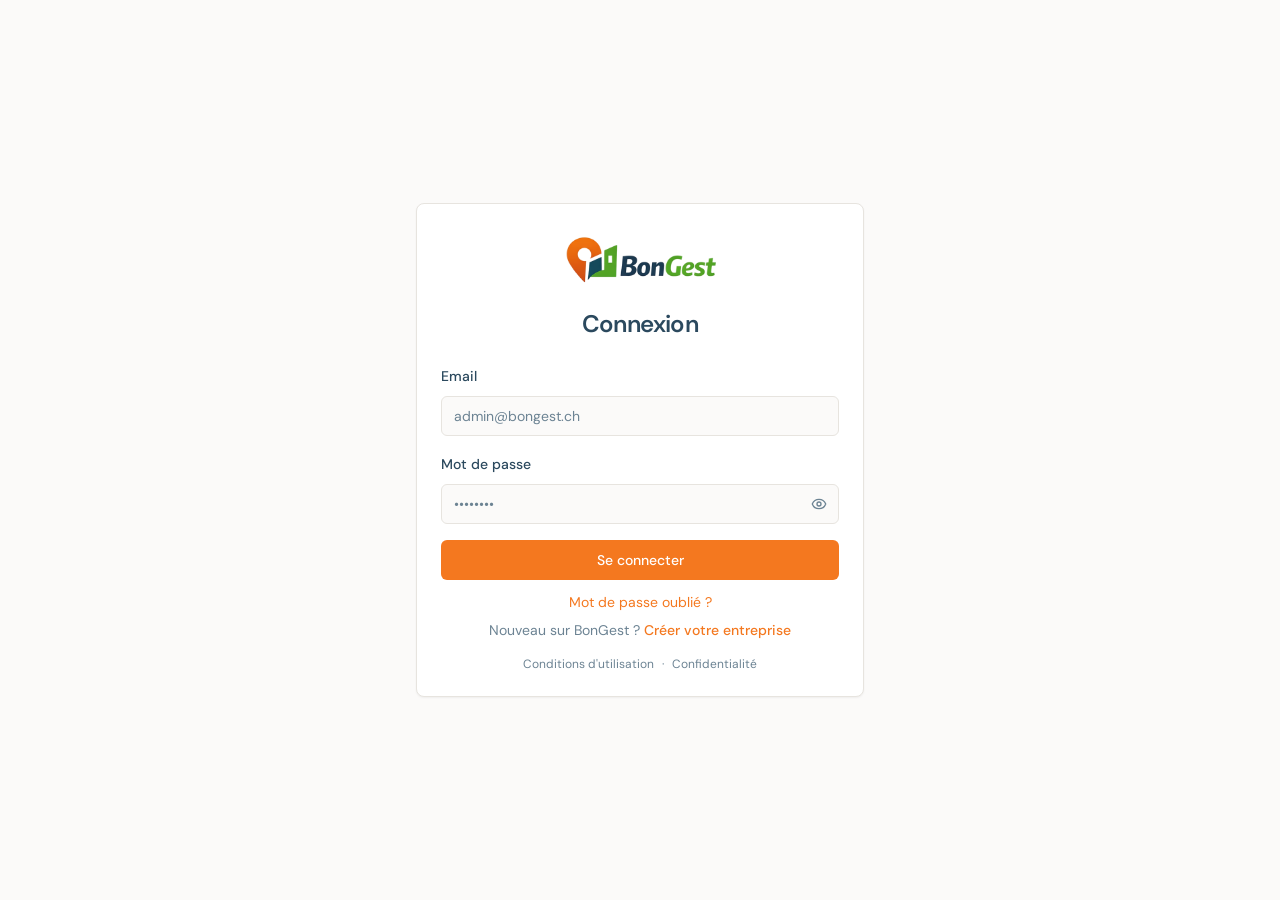
<file: app-manual/worker.html>
<!doctype html>
<html lang="fr">
  <head>
    <meta charset="UTF-8" />
    <meta name="viewport" content="width=device-width, initial-scale=1.0, viewport-fit=cover" />
    <title>BonGest Terrain</title>
    <meta name="description" content="Application terrain pour techniciens BonGest">
    <link rel="manifest" href="/app-manual/worker-manifest.json">
    <meta name="theme-color" content="#f97316">
    <meta name="mobile-web-app-capable" content="yes">
    <meta name="application-name" content="Terrain">
    <meta name="apple-mobile-web-app-capable" content="yes">
    <meta name="apple-mobile-web-app-status-bar-style" content="black-translucent">
    <meta name="apple-mobile-web-app-title" content="Terrain">
    <link rel="icon" type="image/png" sizes="192x192" href="/app-manual/worker-icon-192.png">
    <link rel="apple-touch-icon" sizes="512x512" href="/app-manual/worker-icon-512.png">
    <script type="module" crossorigin src="/app-manual/assets/main-DpmtfmL6.js"></script>
    <link rel="stylesheet" crossorigin href="/app-manual/assets/main-CpiQ8vbk.css">
  </head>
  <body>
    <div id="root"></div>
  </body>
</html>
</file>
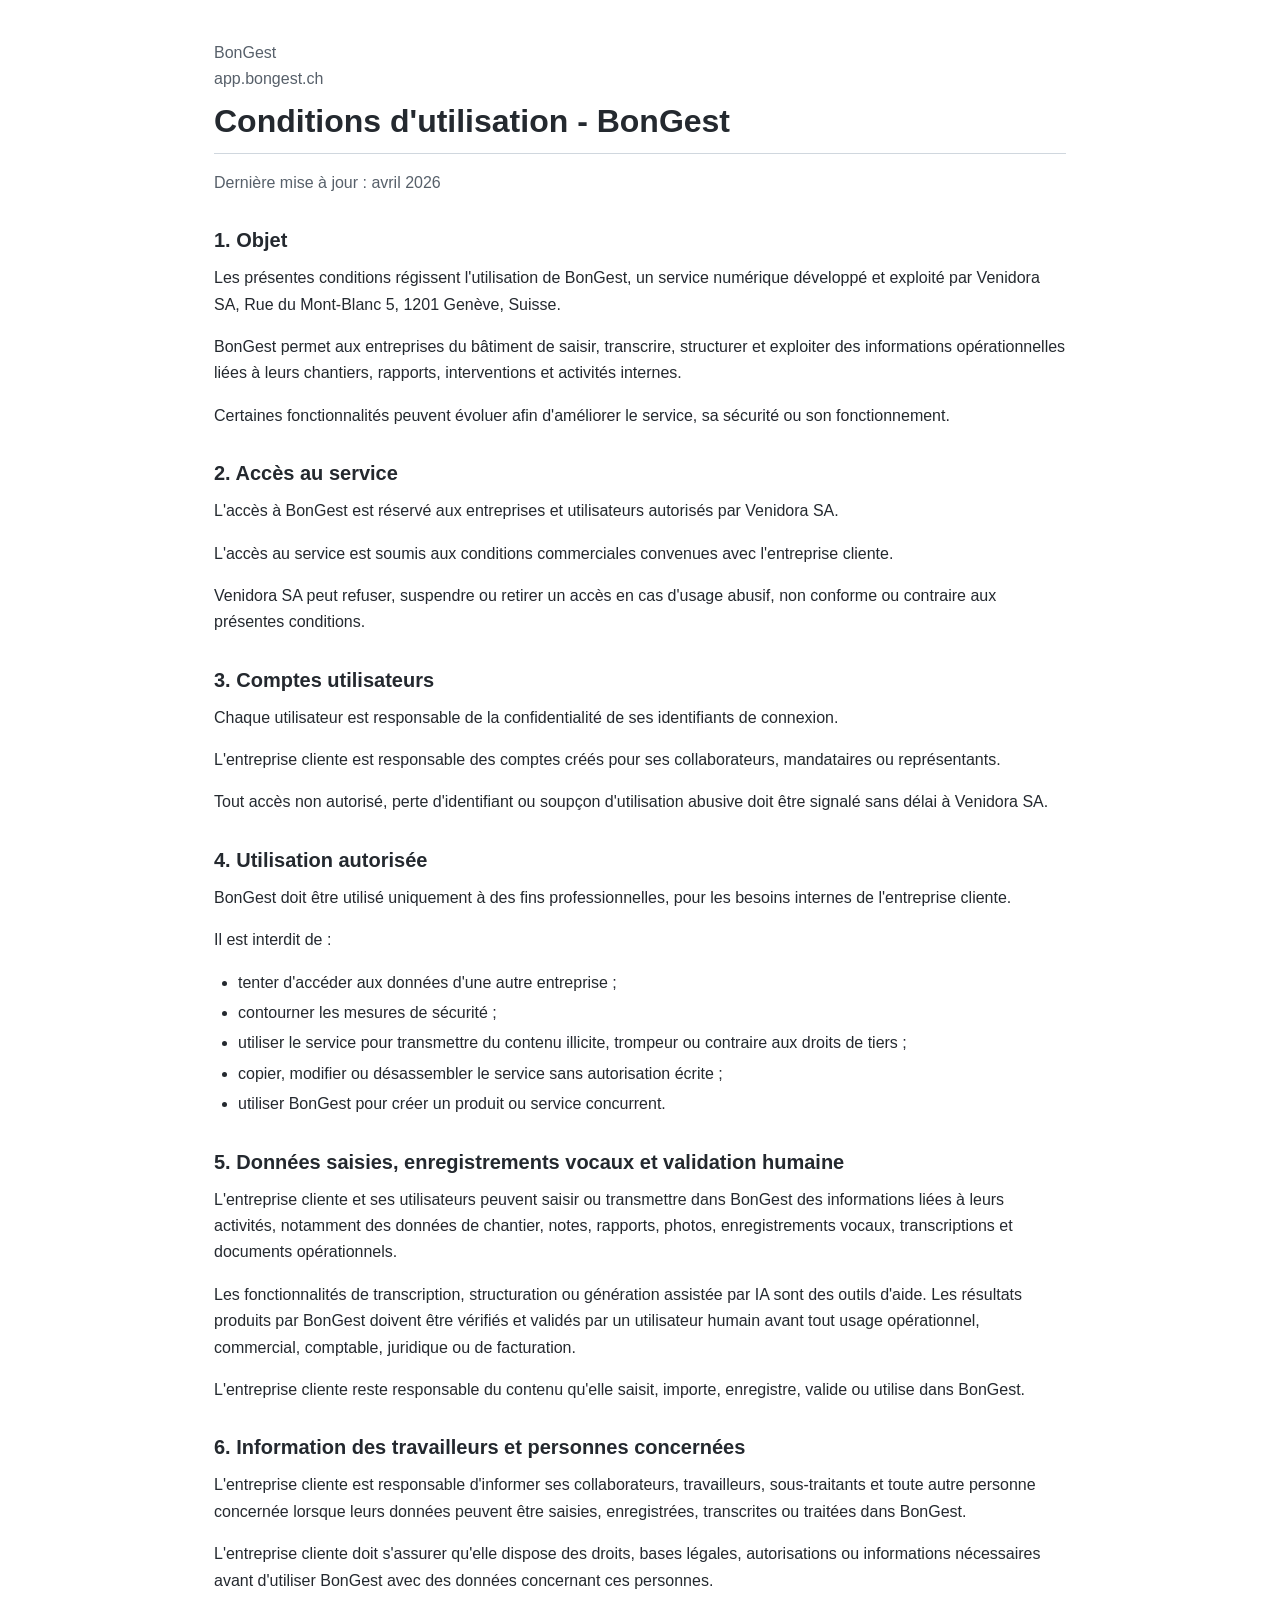
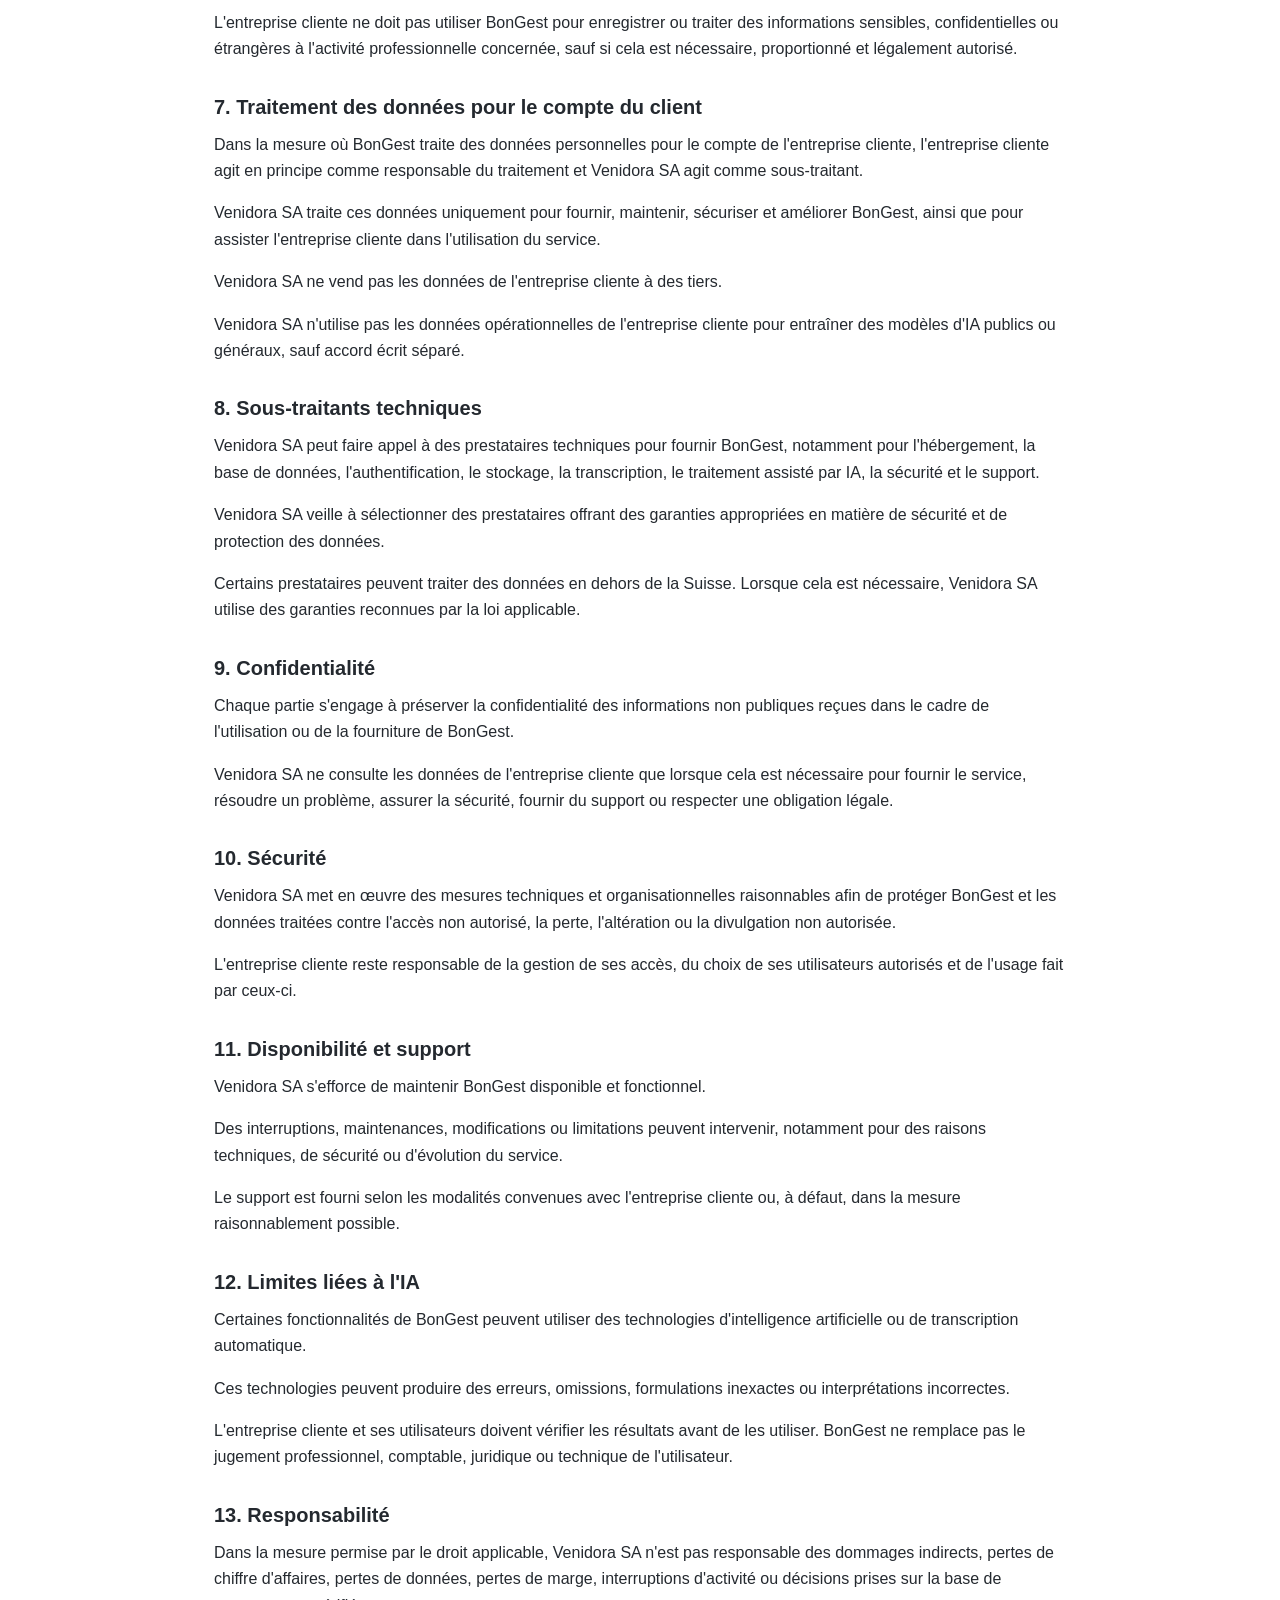
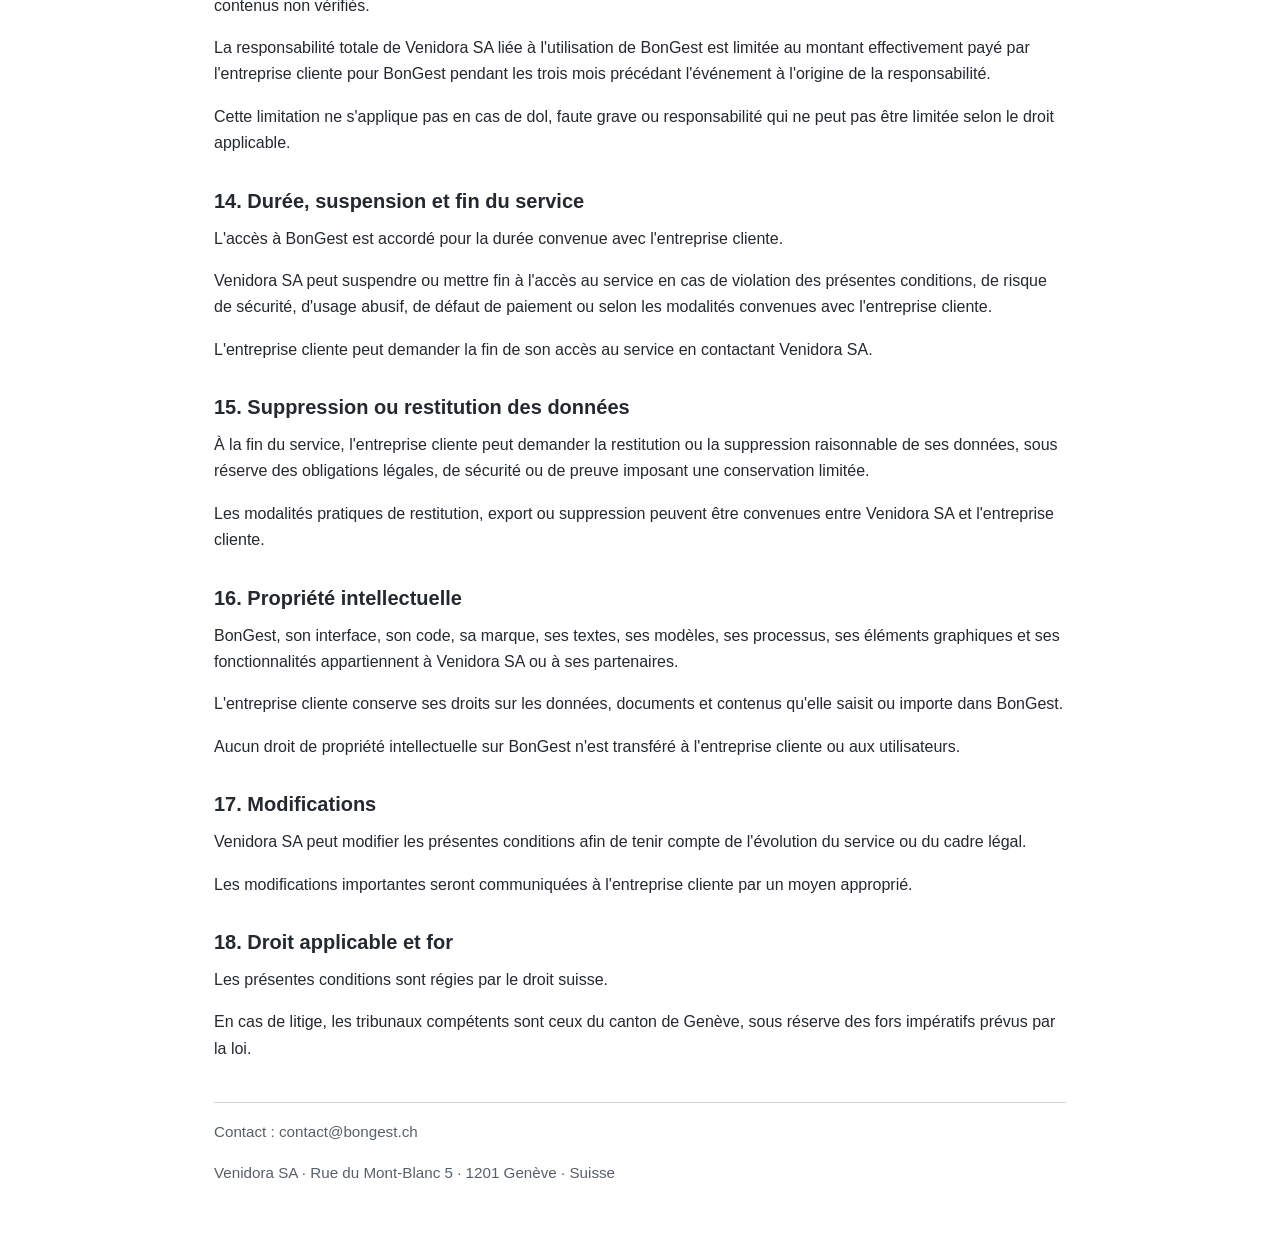
<file: app-manual/legal/conditions-utilisation-bongest.html>
<!doctype html>
<html lang="fr">
  <head>
    <meta charset="utf-8">
    <meta name="viewport" content="width=device-width, initial-scale=1">
    <title>Conditions d'utilisation - BonGest</title>
    <style>
      :root {
        color-scheme: light;
        --bg: #ffffff;
        --fg: #24292f;
        --muted: #57606a;
        --border: #d0d7de;
      }

      * {
        box-sizing: border-box;
      }

      body {
        margin: 0;
        background: var(--bg);
        color: var(--fg);
        font-family: -apple-system, BlinkMacSystemFont, "Segoe UI", Helvetica, Arial, sans-serif;
        font-size: 16px;
        line-height: 1.65;
      }

      main {
        width: min(100%, 900px);
        margin: 0 auto;
        padding: 40px 24px 56px;
      }

      h1,
      h2 {
        line-height: 1.25;
      }

      h1 {
        margin: 0 0 16px;
        padding-bottom: 12px;
        border-bottom: 1px solid var(--border);
        font-size: 2rem;
        font-weight: 600;
      }

      h2 {
        margin: 32px 0 12px;
        font-size: 1.25rem;
        font-weight: 600;
      }

      p {
        margin: 0 0 16px;
      }

      ul {
        margin: 0 0 16px;
        padding-left: 1.5rem;
      }

      li {
        margin: 4px 0;
      }

      .eyebrow,
      .updated,
      footer {
        color: var(--muted);
      }

      .eyebrow {
        margin-bottom: 8px;
      }

      .updated {
        margin-bottom: 28px;
      }

      footer {
        margin-top: 40px;
        padding-top: 16px;
        border-top: 1px solid var(--border);
        font-size: 0.95rem;
      }
    </style>
  </head>
  <body>
    <main>
      <p class="eyebrow">BonGest<br>app.bongest.ch</p>
      <h1>Conditions d'utilisation - BonGest</h1>
      <p class="updated">Dernière mise à jour : avril 2026</p>

      <h2>1. Objet</h2>
      <p>Les présentes conditions régissent l'utilisation de BonGest, un service numérique développé et exploité par Venidora SA, Rue du Mont-Blanc 5, 1201 Genève, Suisse.</p>
      <p>BonGest permet aux entreprises du bâtiment de saisir, transcrire, structurer et exploiter des informations opérationnelles liées à leurs chantiers, rapports, interventions et activités internes.</p>
      <p>Certaines fonctionnalités peuvent évoluer afin d'améliorer le service, sa sécurité ou son fonctionnement.</p>

      <h2>2. Accès au service</h2>
      <p>L'accès à BonGest est réservé aux entreprises et utilisateurs autorisés par Venidora SA.</p>
      <p>L'accès au service est soumis aux conditions commerciales convenues avec l'entreprise cliente.</p>
      <p>Venidora SA peut refuser, suspendre ou retirer un accès en cas d'usage abusif, non conforme ou contraire aux présentes conditions.</p>

      <h2>3. Comptes utilisateurs</h2>
      <p>Chaque utilisateur est responsable de la confidentialité de ses identifiants de connexion.</p>
      <p>L'entreprise cliente est responsable des comptes créés pour ses collaborateurs, mandataires ou représentants.</p>
      <p>Tout accès non autorisé, perte d'identifiant ou soupçon d'utilisation abusive doit être signalé sans délai à Venidora SA.</p>

      <h2>4. Utilisation autorisée</h2>
      <p>BonGest doit être utilisé uniquement à des fins professionnelles, pour les besoins internes de l'entreprise cliente.</p>
      <p>Il est interdit de :</p>
      <ul>
        <li>tenter d'accéder aux données d'une autre entreprise ;</li>
        <li>contourner les mesures de sécurité ;</li>
        <li>utiliser le service pour transmettre du contenu illicite, trompeur ou contraire aux droits de tiers ;</li>
        <li>copier, modifier ou désassembler le service sans autorisation écrite ;</li>
        <li>utiliser BonGest pour créer un produit ou service concurrent.</li>
      </ul>

      <h2>5. Données saisies, enregistrements vocaux et validation humaine</h2>
      <p>L'entreprise cliente et ses utilisateurs peuvent saisir ou transmettre dans BonGest des informations liées à leurs activités, notamment des données de chantier, notes, rapports, photos, enregistrements vocaux, transcriptions et documents opérationnels.</p>
      <p>Les fonctionnalités de transcription, structuration ou génération assistée par IA sont des outils d'aide. Les résultats produits par BonGest doivent être vérifiés et validés par un utilisateur humain avant tout usage opérationnel, commercial, comptable, juridique ou de facturation.</p>
      <p>L'entreprise cliente reste responsable du contenu qu'elle saisit, importe, enregistre, valide ou utilise dans BonGest.</p>

      <h2>6. Information des travailleurs et personnes concernées</h2>
      <p>L'entreprise cliente est responsable d'informer ses collaborateurs, travailleurs, sous-traitants et toute autre personne concernée lorsque leurs données peuvent être saisies, enregistrées, transcrites ou traitées dans BonGest.</p>
      <p>L'entreprise cliente doit s'assurer qu'elle dispose des droits, bases légales, autorisations ou informations nécessaires avant d'utiliser BonGest avec des données concernant ces personnes.</p>
      <p>L'entreprise cliente ne doit pas utiliser BonGest pour enregistrer ou traiter des informations sensibles, confidentielles ou étrangères à l'activité professionnelle concernée, sauf si cela est nécessaire, proportionné et légalement autorisé.</p>

      <h2>7. Traitement des données pour le compte du client</h2>
      <p>Dans la mesure où BonGest traite des données personnelles pour le compte de l'entreprise cliente, l'entreprise cliente agit en principe comme responsable du traitement et Venidora SA agit comme sous-traitant.</p>
      <p>Venidora SA traite ces données uniquement pour fournir, maintenir, sécuriser et améliorer BonGest, ainsi que pour assister l'entreprise cliente dans l'utilisation du service.</p>
      <p>Venidora SA ne vend pas les données de l'entreprise cliente à des tiers.</p>
      <p>Venidora SA n'utilise pas les données opérationnelles de l'entreprise cliente pour entraîner des modèles d'IA publics ou généraux, sauf accord écrit séparé.</p>

      <h2>8. Sous-traitants techniques</h2>
      <p>Venidora SA peut faire appel à des prestataires techniques pour fournir BonGest, notamment pour l'hébergement, la base de données, l'authentification, le stockage, la transcription, le traitement assisté par IA, la sécurité et le support.</p>
      <p>Venidora SA veille à sélectionner des prestataires offrant des garanties appropriées en matière de sécurité et de protection des données.</p>
      <p>Certains prestataires peuvent traiter des données en dehors de la Suisse. Lorsque cela est nécessaire, Venidora SA utilise des garanties reconnues par la loi applicable.</p>

      <h2>9. Confidentialité</h2>
      <p>Chaque partie s'engage à préserver la confidentialité des informations non publiques reçues dans le cadre de l'utilisation ou de la fourniture de BonGest.</p>
      <p>Venidora SA ne consulte les données de l'entreprise cliente que lorsque cela est nécessaire pour fournir le service, résoudre un problème, assurer la sécurité, fournir du support ou respecter une obligation légale.</p>

      <h2>10. Sécurité</h2>
      <p>Venidora SA met en œuvre des mesures techniques et organisationnelles raisonnables afin de protéger BonGest et les données traitées contre l'accès non autorisé, la perte, l'altération ou la divulgation non autorisée.</p>
      <p>L'entreprise cliente reste responsable de la gestion de ses accès, du choix de ses utilisateurs autorisés et de l'usage fait par ceux-ci.</p>

      <h2>11. Disponibilité et support</h2>
      <p>Venidora SA s'efforce de maintenir BonGest disponible et fonctionnel.</p>
      <p>Des interruptions, maintenances, modifications ou limitations peuvent intervenir, notamment pour des raisons techniques, de sécurité ou d'évolution du service.</p>
      <p>Le support est fourni selon les modalités convenues avec l'entreprise cliente ou, à défaut, dans la mesure raisonnablement possible.</p>

      <h2>12. Limites liées à l'IA</h2>
      <p>Certaines fonctionnalités de BonGest peuvent utiliser des technologies d'intelligence artificielle ou de transcription automatique.</p>
      <p>Ces technologies peuvent produire des erreurs, omissions, formulations inexactes ou interprétations incorrectes.</p>
      <p>L'entreprise cliente et ses utilisateurs doivent vérifier les résultats avant de les utiliser. BonGest ne remplace pas le jugement professionnel, comptable, juridique ou technique de l'utilisateur.</p>

      <h2>13. Responsabilité</h2>
      <p>Dans la mesure permise par le droit applicable, Venidora SA n'est pas responsable des dommages indirects, pertes de chiffre d'affaires, pertes de données, pertes de marge, interruptions d'activité ou décisions prises sur la base de contenus non vérifiés.</p>
      <p>La responsabilité totale de Venidora SA liée à l'utilisation de BonGest est limitée au montant effectivement payé par l'entreprise cliente pour BonGest pendant les trois mois précédant l'événement à l'origine de la responsabilité.</p>
      <p>Cette limitation ne s'applique pas en cas de dol, faute grave ou responsabilité qui ne peut pas être limitée selon le droit applicable.</p>

      <h2>14. Durée, suspension et fin du service</h2>
      <p>L'accès à BonGest est accordé pour la durée convenue avec l'entreprise cliente.</p>
      <p>Venidora SA peut suspendre ou mettre fin à l'accès au service en cas de violation des présentes conditions, de risque de sécurité, d'usage abusif, de défaut de paiement ou selon les modalités convenues avec l'entreprise cliente.</p>
      <p>L'entreprise cliente peut demander la fin de son accès au service en contactant Venidora SA.</p>

      <h2>15. Suppression ou restitution des données</h2>
      <p>À la fin du service, l'entreprise cliente peut demander la restitution ou la suppression raisonnable de ses données, sous réserve des obligations légales, de sécurité ou de preuve imposant une conservation limitée.</p>
      <p>Les modalités pratiques de restitution, export ou suppression peuvent être convenues entre Venidora SA et l'entreprise cliente.</p>

      <h2>16. Propriété intellectuelle</h2>
      <p>BonGest, son interface, son code, sa marque, ses textes, ses modèles, ses processus, ses éléments graphiques et ses fonctionnalités appartiennent à Venidora SA ou à ses partenaires.</p>
      <p>L'entreprise cliente conserve ses droits sur les données, documents et contenus qu'elle saisit ou importe dans BonGest.</p>
      <p>Aucun droit de propriété intellectuelle sur BonGest n'est transféré à l'entreprise cliente ou aux utilisateurs.</p>

      <h2>17. Modifications</h2>
      <p>Venidora SA peut modifier les présentes conditions afin de tenir compte de l'évolution du service ou du cadre légal.</p>
      <p>Les modifications importantes seront communiquées à l'entreprise cliente par un moyen approprié.</p>

      <h2>18. Droit applicable et for</h2>
      <p>Les présentes conditions sont régies par le droit suisse.</p>
      <p>En cas de litige, les tribunaux compétents sont ceux du canton de Genève, sous réserve des fors impératifs prévus par la loi.</p>

      <footer>
        <p>Contact : contact@bongest.ch</p>
        <p>Venidora SA · Rue du Mont-Blanc 5 · 1201 Genève · Suisse</p>
      </footer>
    </main>
  </body>
</html>
</file>
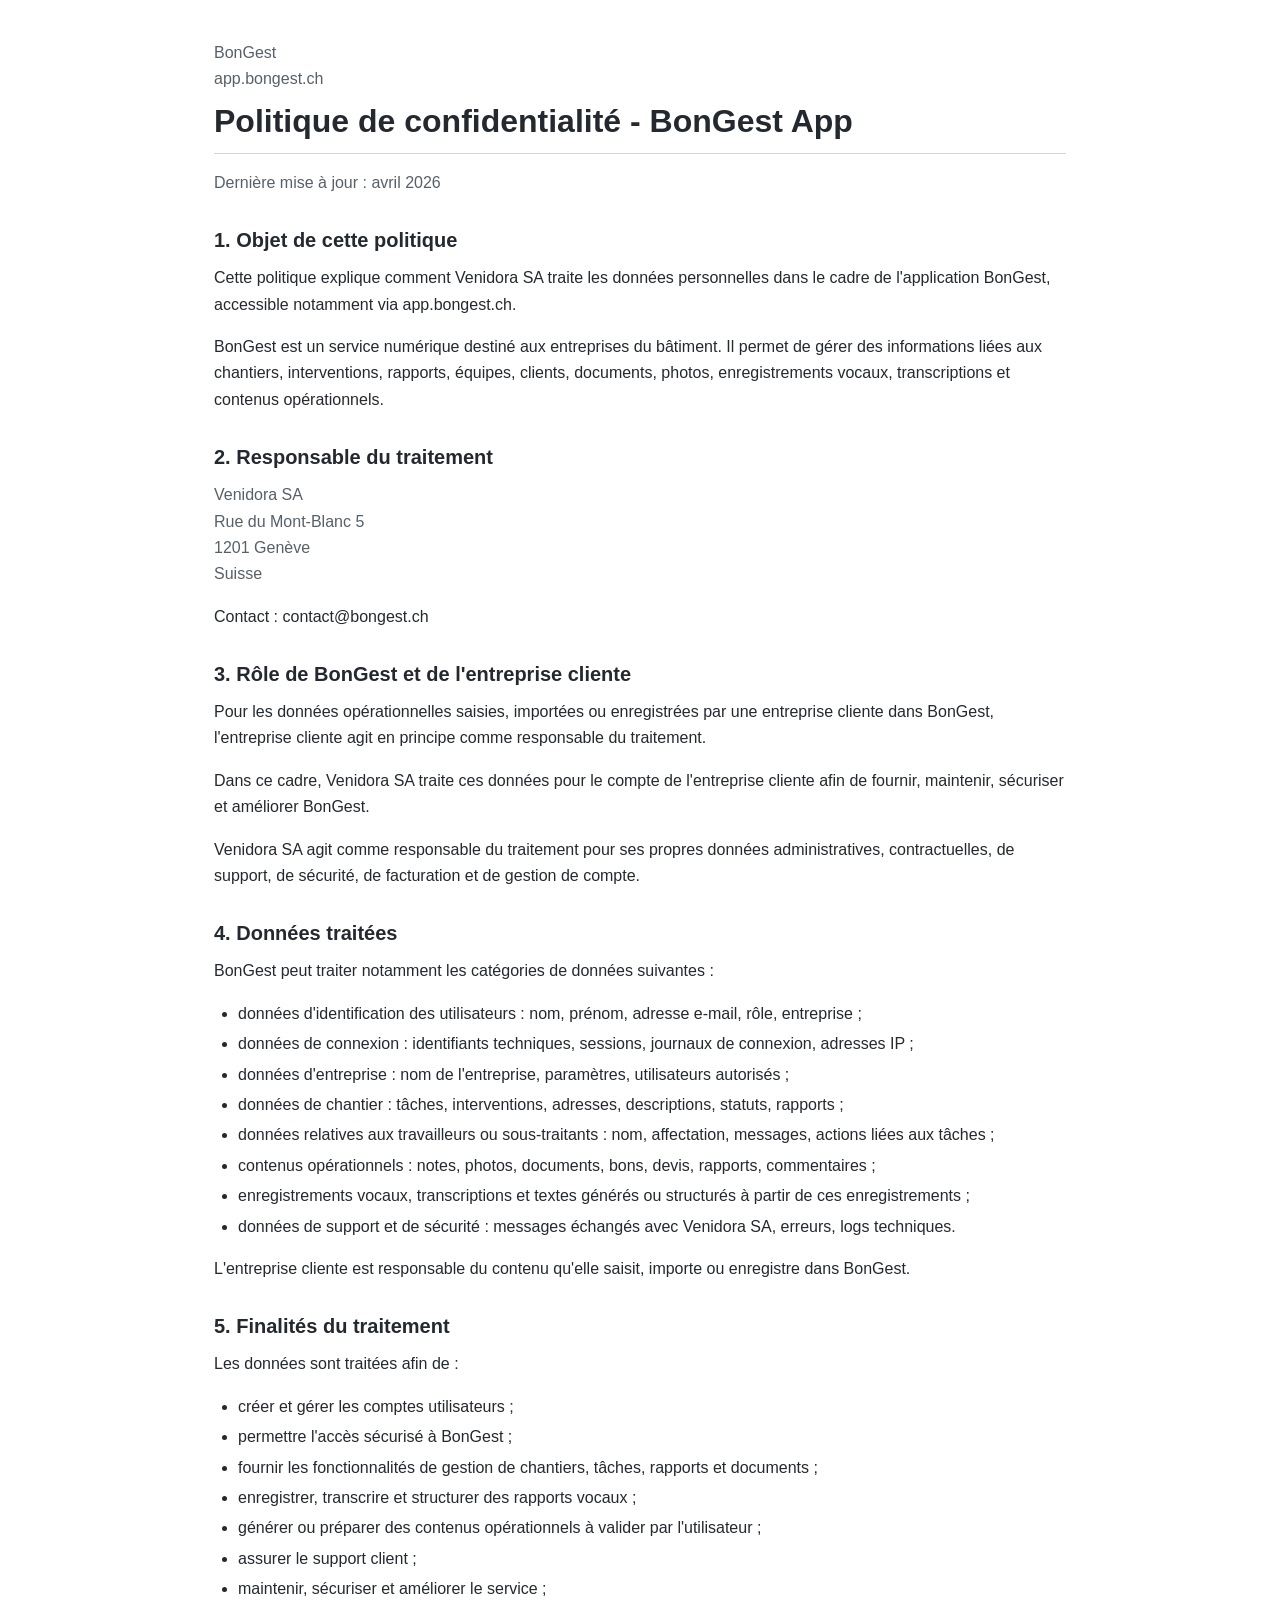
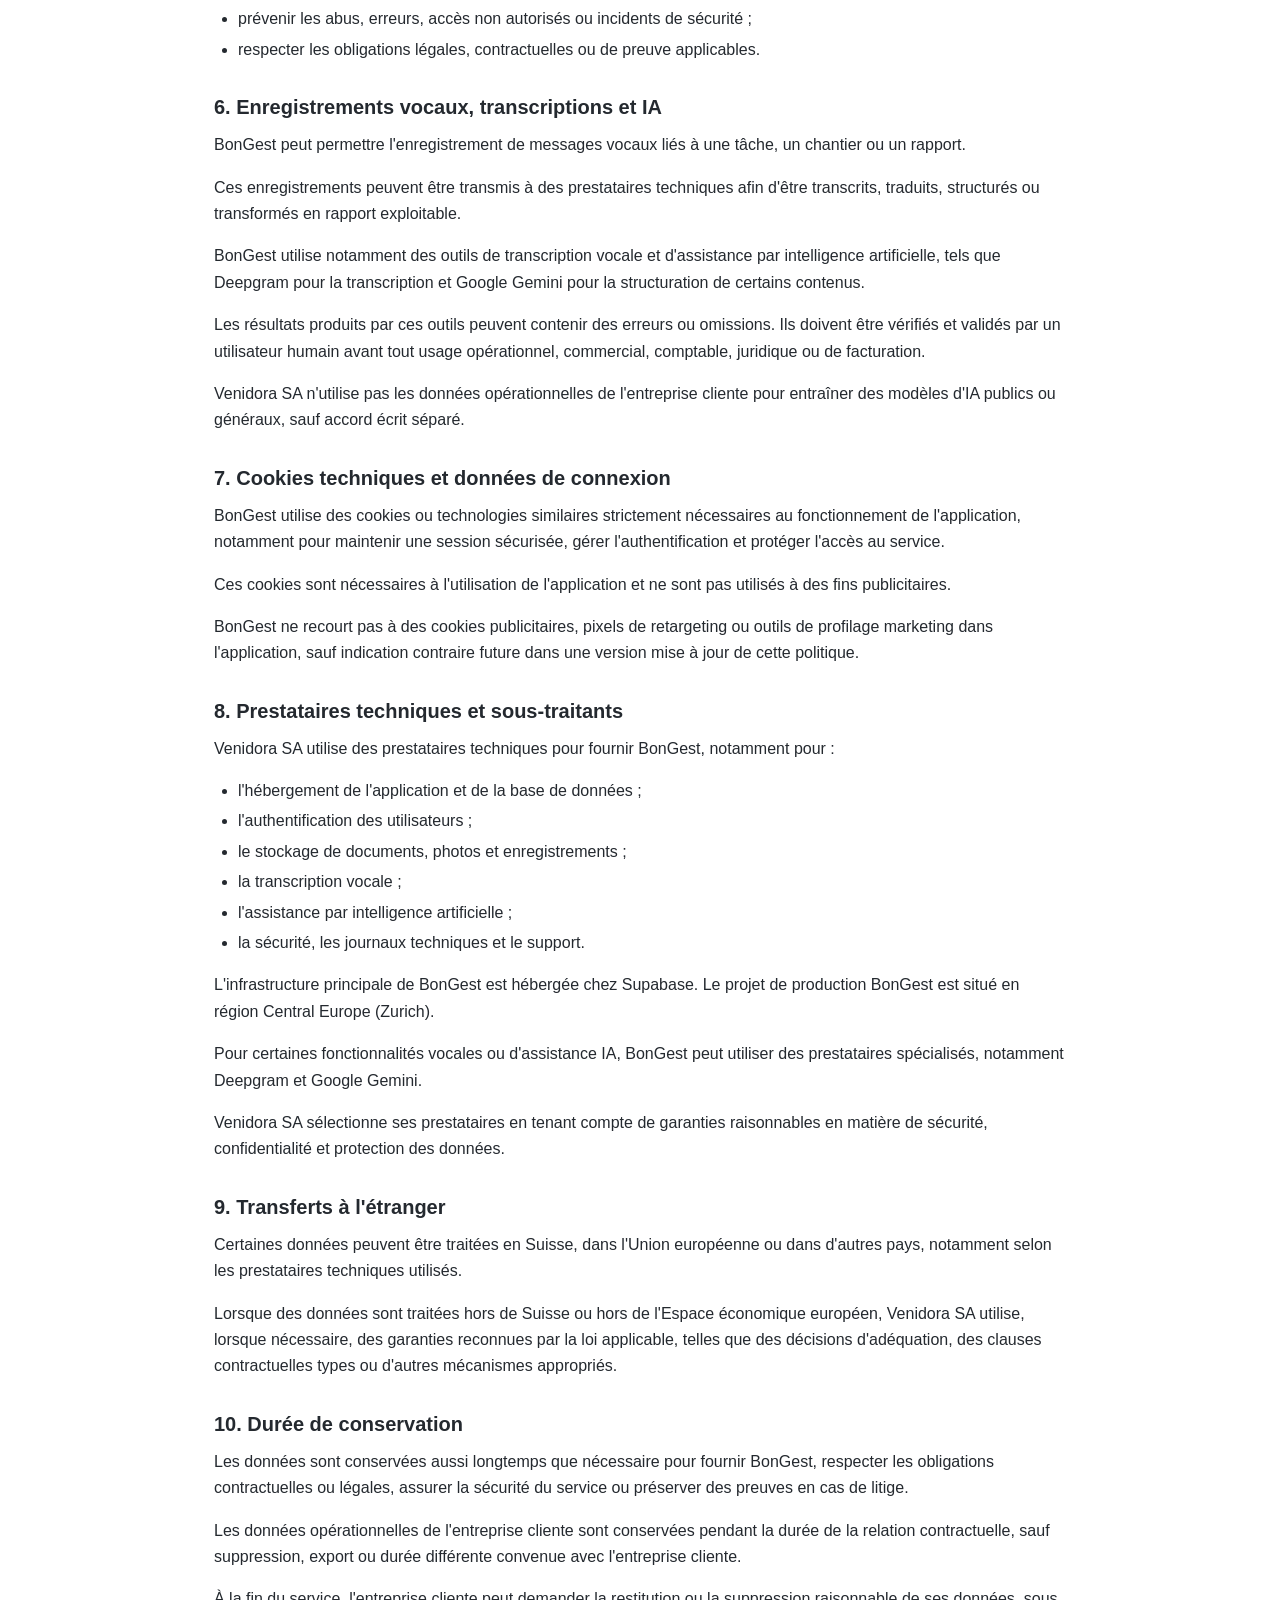
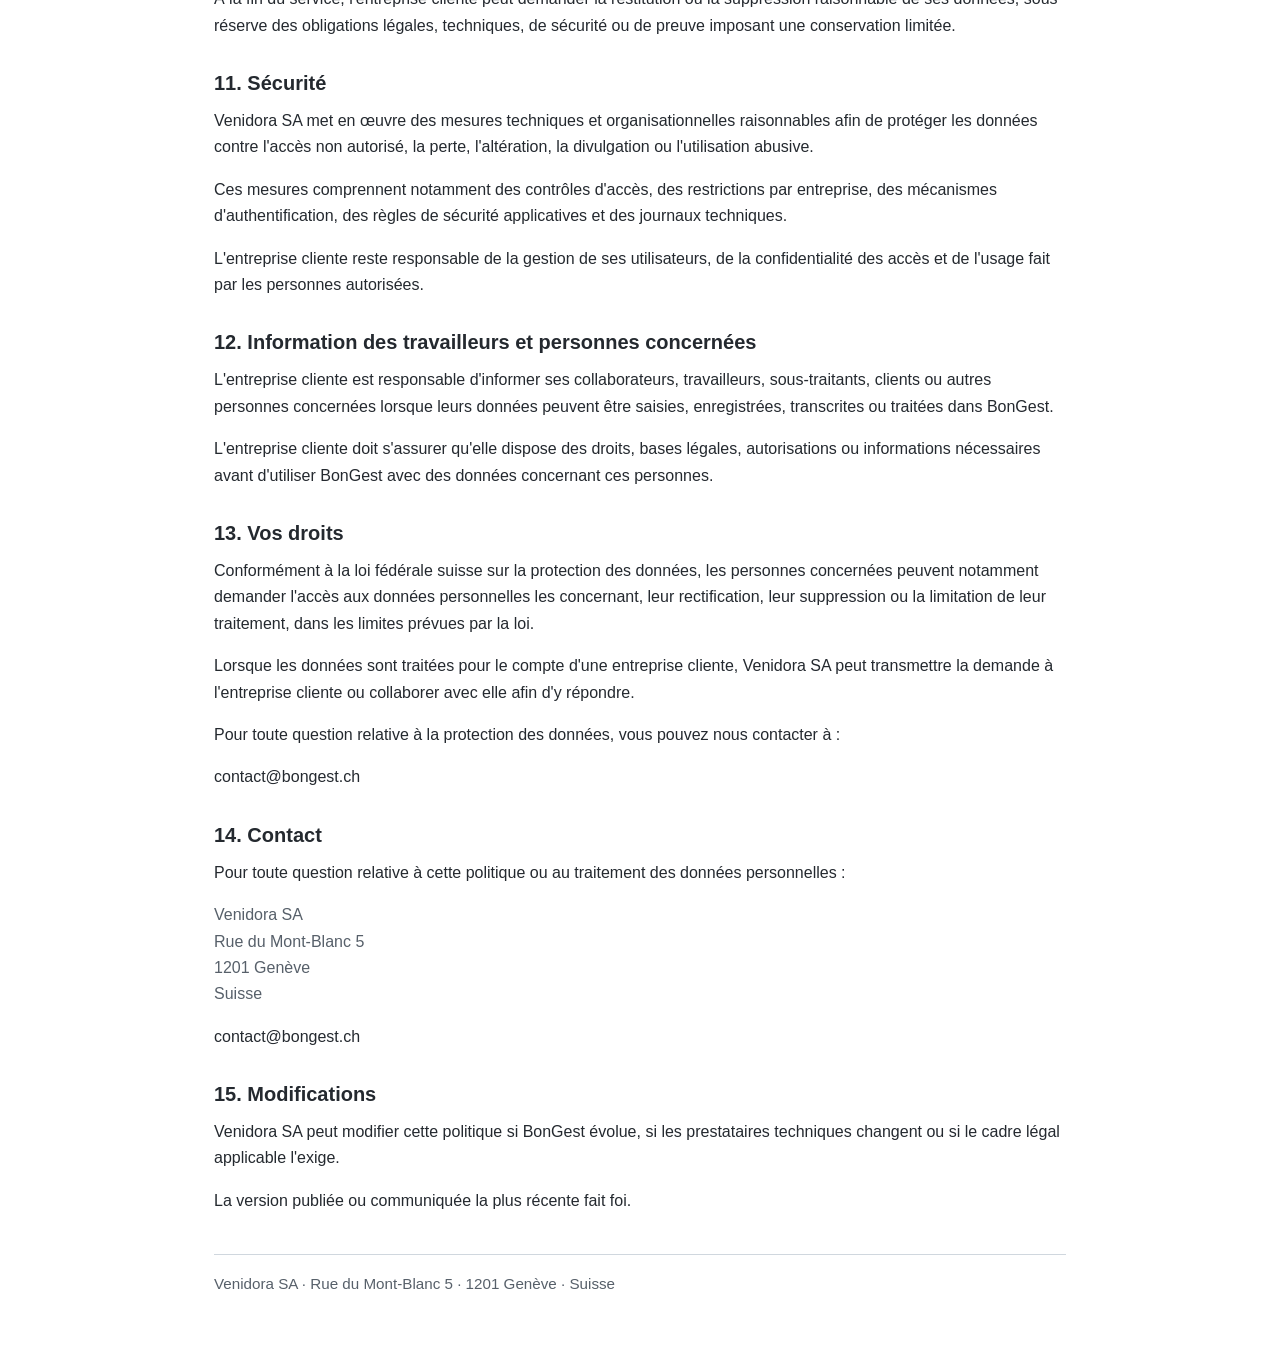
<file: app-manual/legal/politique-confidentialite-bongest-app.html>
<!doctype html>
<html lang="fr">
  <head>
    <meta charset="utf-8">
    <meta name="viewport" content="width=device-width, initial-scale=1">
    <title>Politique de confidentialité - BonGest App</title>
    <style>
      :root {
        color-scheme: light;
        --bg: #ffffff;
        --fg: #24292f;
        --muted: #57606a;
        --border: #d0d7de;
      }

      * {
        box-sizing: border-box;
      }

      body {
        margin: 0;
        background: var(--bg);
        color: var(--fg);
        font-family: -apple-system, BlinkMacSystemFont, "Segoe UI", Helvetica, Arial, sans-serif;
        font-size: 16px;
        line-height: 1.65;
      }

      main {
        width: min(100%, 900px);
        margin: 0 auto;
        padding: 40px 24px 56px;
      }

      h1,
      h2 {
        line-height: 1.25;
      }

      h1 {
        margin: 0 0 16px;
        padding-bottom: 12px;
        border-bottom: 1px solid var(--border);
        font-size: 2rem;
        font-weight: 600;
      }

      h2 {
        margin: 32px 0 12px;
        font-size: 1.25rem;
        font-weight: 600;
      }

      p {
        margin: 0 0 16px;
      }

      ul {
        margin: 0 0 16px;
        padding-left: 1.5rem;
      }

      li {
        margin: 4px 0;
      }

      .eyebrow,
      .updated,
      .address,
      footer {
        color: var(--muted);
      }

      .eyebrow {
        margin-bottom: 8px;
      }

      .updated {
        margin-bottom: 28px;
      }

      .address {
        margin-bottom: 16px;
      }

      footer {
        margin-top: 40px;
        padding-top: 16px;
        border-top: 1px solid var(--border);
        font-size: 0.95rem;
      }
    </style>
  </head>
  <body>
    <main>
      <p class="eyebrow">BonGest<br>app.bongest.ch</p>
      <h1>Politique de confidentialité - BonGest App</h1>
      <p class="updated">Dernière mise à jour : avril 2026</p>

      <h2>1. Objet de cette politique</h2>
      <p>Cette politique explique comment Venidora SA traite les données personnelles dans le cadre de l'application BonGest, accessible notamment via app.bongest.ch.</p>
      <p>BonGest est un service numérique destiné aux entreprises du bâtiment. Il permet de gérer des informations liées aux chantiers, interventions, rapports, équipes, clients, documents, photos, enregistrements vocaux, transcriptions et contenus opérationnels.</p>

      <h2>2. Responsable du traitement</h2>
      <p class="address">Venidora SA<br>Rue du Mont-Blanc 5<br>1201 Genève<br>Suisse</p>
      <p>Contact : contact@bongest.ch</p>

      <h2>3. Rôle de BonGest et de l'entreprise cliente</h2>
      <p>Pour les données opérationnelles saisies, importées ou enregistrées par une entreprise cliente dans BonGest, l'entreprise cliente agit en principe comme responsable du traitement.</p>
      <p>Dans ce cadre, Venidora SA traite ces données pour le compte de l'entreprise cliente afin de fournir, maintenir, sécuriser et améliorer BonGest.</p>
      <p>Venidora SA agit comme responsable du traitement pour ses propres données administratives, contractuelles, de support, de sécurité, de facturation et de gestion de compte.</p>

      <h2>4. Données traitées</h2>
      <p>BonGest peut traiter notamment les catégories de données suivantes :</p>
      <ul>
        <li>données d'identification des utilisateurs : nom, prénom, adresse e-mail, rôle, entreprise ;</li>
        <li>données de connexion : identifiants techniques, sessions, journaux de connexion, adresses IP ;</li>
        <li>données d'entreprise : nom de l'entreprise, paramètres, utilisateurs autorisés ;</li>
        <li>données de chantier : tâches, interventions, adresses, descriptions, statuts, rapports ;</li>
        <li>données relatives aux travailleurs ou sous-traitants : nom, affectation, messages, actions liées aux tâches ;</li>
        <li>contenus opérationnels : notes, photos, documents, bons, devis, rapports, commentaires ;</li>
        <li>enregistrements vocaux, transcriptions et textes générés ou structurés à partir de ces enregistrements ;</li>
        <li>données de support et de sécurité : messages échangés avec Venidora SA, erreurs, logs techniques.</li>
      </ul>
      <p>L'entreprise cliente est responsable du contenu qu'elle saisit, importe ou enregistre dans BonGest.</p>

      <h2>5. Finalités du traitement</h2>
      <p>Les données sont traitées afin de :</p>
      <ul>
        <li>créer et gérer les comptes utilisateurs ;</li>
        <li>permettre l'accès sécurisé à BonGest ;</li>
        <li>fournir les fonctionnalités de gestion de chantiers, tâches, rapports et documents ;</li>
        <li>enregistrer, transcrire et structurer des rapports vocaux ;</li>
        <li>générer ou préparer des contenus opérationnels à valider par l'utilisateur ;</li>
        <li>assurer le support client ;</li>
        <li>maintenir, sécuriser et améliorer le service ;</li>
        <li>prévenir les abus, erreurs, accès non autorisés ou incidents de sécurité ;</li>
        <li>respecter les obligations légales, contractuelles ou de preuve applicables.</li>
      </ul>

      <h2>6. Enregistrements vocaux, transcriptions et IA</h2>
      <p>BonGest peut permettre l'enregistrement de messages vocaux liés à une tâche, un chantier ou un rapport.</p>
      <p>Ces enregistrements peuvent être transmis à des prestataires techniques afin d'être transcrits, traduits, structurés ou transformés en rapport exploitable.</p>
      <p>BonGest utilise notamment des outils de transcription vocale et d'assistance par intelligence artificielle, tels que Deepgram pour la transcription et Google Gemini pour la structuration de certains contenus.</p>
      <p>Les résultats produits par ces outils peuvent contenir des erreurs ou omissions. Ils doivent être vérifiés et validés par un utilisateur humain avant tout usage opérationnel, commercial, comptable, juridique ou de facturation.</p>
      <p>Venidora SA n'utilise pas les données opérationnelles de l'entreprise cliente pour entraîner des modèles d'IA publics ou généraux, sauf accord écrit séparé.</p>

      <h2>7. Cookies techniques et données de connexion</h2>
      <p>BonGest utilise des cookies ou technologies similaires strictement nécessaires au fonctionnement de l'application, notamment pour maintenir une session sécurisée, gérer l'authentification et protéger l'accès au service.</p>
      <p>Ces cookies sont nécessaires à l'utilisation de l'application et ne sont pas utilisés à des fins publicitaires.</p>
      <p>BonGest ne recourt pas à des cookies publicitaires, pixels de retargeting ou outils de profilage marketing dans l'application, sauf indication contraire future dans une version mise à jour de cette politique.</p>

      <h2>8. Prestataires techniques et sous-traitants</h2>
      <p>Venidora SA utilise des prestataires techniques pour fournir BonGest, notamment pour :</p>
      <ul>
        <li>l'hébergement de l'application et de la base de données ;</li>
        <li>l'authentification des utilisateurs ;</li>
        <li>le stockage de documents, photos et enregistrements ;</li>
        <li>la transcription vocale ;</li>
        <li>l'assistance par intelligence artificielle ;</li>
        <li>la sécurité, les journaux techniques et le support.</li>
      </ul>
      <p>L'infrastructure principale de BonGest est hébergée chez Supabase. Le projet de production BonGest est situé en région Central Europe (Zurich).</p>
      <p>Pour certaines fonctionnalités vocales ou d'assistance IA, BonGest peut utiliser des prestataires spécialisés, notamment Deepgram et Google Gemini.</p>
      <p>Venidora SA sélectionne ses prestataires en tenant compte de garanties raisonnables en matière de sécurité, confidentialité et protection des données.</p>

      <h2>9. Transferts à l'étranger</h2>
      <p>Certaines données peuvent être traitées en Suisse, dans l'Union européenne ou dans d'autres pays, notamment selon les prestataires techniques utilisés.</p>
      <p>Lorsque des données sont traitées hors de Suisse ou hors de l'Espace économique européen, Venidora SA utilise, lorsque nécessaire, des garanties reconnues par la loi applicable, telles que des décisions d'adéquation, des clauses contractuelles types ou d'autres mécanismes appropriés.</p>

      <h2>10. Durée de conservation</h2>
      <p>Les données sont conservées aussi longtemps que nécessaire pour fournir BonGest, respecter les obligations contractuelles ou légales, assurer la sécurité du service ou préserver des preuves en cas de litige.</p>
      <p>Les données opérationnelles de l'entreprise cliente sont conservées pendant la durée de la relation contractuelle, sauf suppression, export ou durée différente convenue avec l'entreprise cliente.</p>
      <p>À la fin du service, l'entreprise cliente peut demander la restitution ou la suppression raisonnable de ses données, sous réserve des obligations légales, techniques, de sécurité ou de preuve imposant une conservation limitée.</p>

      <h2>11. Sécurité</h2>
      <p>Venidora SA met en œuvre des mesures techniques et organisationnelles raisonnables afin de protéger les données contre l'accès non autorisé, la perte, l'altération, la divulgation ou l'utilisation abusive.</p>
      <p>Ces mesures comprennent notamment des contrôles d'accès, des restrictions par entreprise, des mécanismes d'authentification, des règles de sécurité applicatives et des journaux techniques.</p>
      <p>L'entreprise cliente reste responsable de la gestion de ses utilisateurs, de la confidentialité des accès et de l'usage fait par les personnes autorisées.</p>

      <h2>12. Information des travailleurs et personnes concernées</h2>
      <p>L'entreprise cliente est responsable d'informer ses collaborateurs, travailleurs, sous-traitants, clients ou autres personnes concernées lorsque leurs données peuvent être saisies, enregistrées, transcrites ou traitées dans BonGest.</p>
      <p>L'entreprise cliente doit s'assurer qu'elle dispose des droits, bases légales, autorisations ou informations nécessaires avant d'utiliser BonGest avec des données concernant ces personnes.</p>

      <h2>13. Vos droits</h2>
      <p>Conformément à la loi fédérale suisse sur la protection des données, les personnes concernées peuvent notamment demander l'accès aux données personnelles les concernant, leur rectification, leur suppression ou la limitation de leur traitement, dans les limites prévues par la loi.</p>
      <p>Lorsque les données sont traitées pour le compte d'une entreprise cliente, Venidora SA peut transmettre la demande à l'entreprise cliente ou collaborer avec elle afin d'y répondre.</p>
      <p>Pour toute question relative à la protection des données, vous pouvez nous contacter à :</p>
      <p>contact@bongest.ch</p>

      <h2>14. Contact</h2>
      <p>Pour toute question relative à cette politique ou au traitement des données personnelles :</p>
      <p class="address">Venidora SA<br>Rue du Mont-Blanc 5<br>1201 Genève<br>Suisse</p>
      <p>contact@bongest.ch</p>

      <h2>15. Modifications</h2>
      <p>Venidora SA peut modifier cette politique si BonGest évolue, si les prestataires techniques changent ou si le cadre légal applicable l'exige.</p>
      <p>La version publiée ou communiquée la plus récente fait foi.</p>

      <footer>
        <p>Venidora SA · Rue du Mont-Blanc 5 · 1201 Genève · Suisse</p>
      </footer>
    </main>
  </body>
</html>
</file>
<file: app-manual/assets/main-CpiQ8vbk.css>
@import"https://fonts.googleapis.com/css2?family=DM+Sans:ital,opsz,wght@0,9..40,300;0,9..40,400;0,9..40,500;0,9..40,600;0,9..40,700;1,9..40,400&display=swap";*,:before,:after{--tw-border-spacing-x: 0;--tw-border-spacing-y: 0;--tw-translate-x: 0;--tw-translate-y: 0;--tw-rotate: 0;--tw-skew-x: 0;--tw-skew-y: 0;--tw-scale-x: 1;--tw-scale-y: 1;--tw-pan-x: ;--tw-pan-y: ;--tw-pinch-zoom: ;--tw-scroll-snap-strictness: proximity;--tw-gradient-from-position: ;--tw-gradient-via-position: ;--tw-gradient-to-position: ;--tw-ordinal: ;--tw-slashed-zero: ;--tw-numeric-figure: ;--tw-numeric-spacing: ;--tw-numeric-fraction: ;--tw-ring-inset: ;--tw-ring-offset-width: 0px;--tw-ring-offset-color: #fff;--tw-ring-color: rgb(59 130 246 / .5);--tw-ring-offset-shadow: 0 0 #0000;--tw-ring-shadow: 0 0 #0000;--tw-shadow: 0 0 #0000;--tw-shadow-colored: 0 0 #0000;--tw-blur: ;--tw-brightness: ;--tw-contrast: ;--tw-grayscale: ;--tw-hue-rotate: ;--tw-invert: ;--tw-saturate: ;--tw-sepia: ;--tw-drop-shadow: ;--tw-backdrop-blur: ;--tw-backdrop-brightness: ;--tw-backdrop-contrast: ;--tw-backdrop-grayscale: ;--tw-backdrop-hue-rotate: ;--tw-backdrop-invert: ;--tw-backdrop-opacity: ;--tw-backdrop-saturate: ;--tw-backdrop-sepia: ;--tw-contain-size: ;--tw-contain-layout: ;--tw-contain-paint: ;--tw-contain-style: }::backdrop{--tw-border-spacing-x: 0;--tw-border-spacing-y: 0;--tw-translate-x: 0;--tw-translate-y: 0;--tw-rotate: 0;--tw-skew-x: 0;--tw-skew-y: 0;--tw-scale-x: 1;--tw-scale-y: 1;--tw-pan-x: ;--tw-pan-y: ;--tw-pinch-zoom: ;--tw-scroll-snap-strictness: proximity;--tw-gradient-from-position: ;--tw-gradient-via-position: ;--tw-gradient-to-position: ;--tw-ordinal: ;--tw-slashed-zero: ;--tw-numeric-figure: ;--tw-numeric-spacing: ;--tw-numeric-fraction: ;--tw-ring-inset: ;--tw-ring-offset-width: 0px;--tw-ring-offset-color: #fff;--tw-ring-color: rgb(59 130 246 / .5);--tw-ring-offset-shadow: 0 0 #0000;--tw-ring-shadow: 0 0 #0000;--tw-shadow: 0 0 #0000;--tw-shadow-colored: 0 0 #0000;--tw-blur: ;--tw-brightness: ;--tw-contrast: ;--tw-grayscale: ;--tw-hue-rotate: ;--tw-invert: ;--tw-saturate: ;--tw-sepia: ;--tw-drop-shadow: ;--tw-backdrop-blur: ;--tw-backdrop-brightness: ;--tw-backdrop-contrast: ;--tw-backdrop-grayscale: ;--tw-backdrop-hue-rotate: ;--tw-backdrop-invert: ;--tw-backdrop-opacity: ;--tw-backdrop-saturate: ;--tw-backdrop-sepia: ;--tw-contain-size: ;--tw-contain-layout: ;--tw-contain-paint: ;--tw-contain-style: }*,:before,:after{box-sizing:border-box;border-width:0;border-style:solid;border-color:#e5e7eb}:before,:after{--tw-content: ""}html,:host{line-height:1.5;-webkit-text-size-adjust:100%;-moz-tab-size:4;-o-tab-size:4;tab-size:4;font-family:DM Sans,system-ui,sans-serif;font-feature-settings:normal;font-variation-settings:normal;-webkit-tap-highlight-color:transparent}body{margin:0;line-height:inherit}hr{height:0;color:inherit;border-top-width:1px}abbr:where([title]){-webkit-text-decoration:underline dotted;text-decoration:underline dotted}h1,h2,h3,h4,h5,h6{font-size:inherit;font-weight:inherit}a{color:inherit;text-decoration:inherit}b,strong{font-weight:bolder}code,kbd,samp,pre{font-family:ui-monospace,SFMono-Regular,Menlo,Monaco,Consolas,Liberation Mono,Courier New,monospace;font-feature-settings:normal;font-variation-settings:normal;font-size:1em}small{font-size:80%}sub,sup{font-size:75%;line-height:0;position:relative;vertical-align:baseline}sub{bottom:-.25em}sup{top:-.5em}table{text-indent:0;border-color:inherit;border-collapse:collapse}button,input,optgroup,select,textarea{font-family:inherit;font-feature-settings:inherit;font-variation-settings:inherit;font-size:100%;font-weight:inherit;line-height:inherit;letter-spacing:inherit;color:inherit;margin:0;padding:0}button,select{text-transform:none}button,input:where([type=button]),input:where([type=reset]),input:where([type=submit]){-webkit-appearance:button;background-color:transparent;background-image:none}:-moz-focusring{outline:auto}:-moz-ui-invalid{box-shadow:none}progress{vertical-align:baseline}::-webkit-inner-spin-button,::-webkit-outer-spin-button{height:auto}[type=search]{-webkit-appearance:textfield;outline-offset:-2px}::-webkit-search-decoration{-webkit-appearance:none}::-webkit-file-upload-button{-webkit-appearance:button;font:inherit}summary{display:list-item}blockquote,dl,dd,h1,h2,h3,h4,h5,h6,hr,figure,p,pre{margin:0}fieldset{margin:0;padding:0}legend{padding:0}ol,ul,menu{list-style:none;margin:0;padding:0}dialog{padding:0}textarea{resize:vertical}input::-moz-placeholder,textarea::-moz-placeholder{opacity:1;color:#9ca3af}input::placeholder,textarea::placeholder{opacity:1;color:#9ca3af}button,[role=button]{cursor:pointer}:disabled{cursor:default}img,svg,video,canvas,audio,iframe,embed,object{display:block;vertical-align:middle}img,video{max-width:100%;height:auto}[hidden]:where(:not([hidden=until-found])){display:none}:root{--background: 40 20% 98%;--foreground: 205 37% 27%;--card: 0 0% 100%;--card-foreground: 205 37% 27%;--popover: 0 0% 100%;--popover-foreground: 205 37% 27%;--primary: 25 91% 54%;--primary-foreground: 0 0% 100%;--secondary: 205 37% 27%;--secondary-foreground: 0 0% 100%;--muted: 40 15% 94%;--muted-foreground: 205 15% 50%;--accent: 122 39% 49%;--accent-foreground: 0 0% 100%;--destructive: 0 84% 60%;--destructive-foreground: 0 0% 100%;--border: 40 15% 89%;--input: 40 15% 89%;--ring: 25 91% 54%;--radius: .5rem;--sidebar-background: 205 37% 27%;--sidebar-foreground: 210 20% 90%;--sidebar-primary: 25 91% 54%;--sidebar-primary-foreground: 0 0% 100%;--sidebar-accent: 205 35% 22%;--sidebar-accent-foreground: 210 20% 90%;--sidebar-border: 205 30% 32%;--sidebar-ring: 25 91% 54%}.dark{--background: 205 40% 10%;--foreground: 210 20% 90%;--card: 205 37% 15%;--card-foreground: 210 20% 90%;--popover: 205 37% 15%;--popover-foreground: 210 20% 90%;--primary: 25 91% 54%;--primary-foreground: 0 0% 100%;--secondary: 205 30% 25%;--secondary-foreground: 210 20% 90%;--muted: 205 30% 18%;--muted-foreground: 210 15% 60%;--accent: 122 39% 49%;--accent-foreground: 0 0% 100%;--destructive: 0 62% 30%;--destructive-foreground: 0 0% 100%;--border: 205 30% 20%;--input: 205 30% 20%;--ring: 25 91% 54%;--sidebar-background: 205 40% 8%;--sidebar-foreground: 210 20% 85%;--sidebar-primary: 25 91% 54%;--sidebar-primary-foreground: 0 0% 100%;--sidebar-accent: 205 35% 14%;--sidebar-accent-foreground: 210 20% 85%;--sidebar-border: 205 30% 15%;--sidebar-ring: 25 91% 54%}*{border-color:hsl(var(--border))}html,body,#root{min-height:100%}body{background-color:hsl(var(--background));font-family:DM Sans,system-ui,sans-serif;color:hsl(var(--foreground));font-family:DM Sans,system-ui,sans-serif}.\!container{width:100%!important;margin-right:auto!important;margin-left:auto!important;padding-right:2rem!important;padding-left:2rem!important}.container{width:100%;margin-right:auto;margin-left:auto;padding-right:2rem;padding-left:2rem}@media (min-width: 1400px){.\!container{max-width:1400px!important}.container{max-width:1400px}}.sr-only{position:absolute;width:1px;height:1px;padding:0;margin:-1px;overflow:hidden;clip:rect(0,0,0,0);white-space:nowrap;border-width:0}.pointer-events-none{pointer-events:none}.pointer-events-auto{pointer-events:auto}.visible{visibility:visible}.invisible{visibility:hidden}.fixed{position:fixed}.absolute{position:absolute}.relative{position:relative}.sticky{position:sticky}.inset-0{top:0;right:0;bottom:0;left:0}.inset-x-0{left:0;right:0}.inset-x-3{left:.75rem;right:.75rem}.inset-x-4{left:1rem;right:1rem}.inset-y-0{top:0;bottom:0}.-bottom-12{bottom:-3rem}.-left-12{left:-3rem}.-left-2{left:-.5rem}.-right-12{right:-3rem}.-right-2{right:-.5rem}.-top-12{top:-3rem}.bottom-0{bottom:0}.bottom-20{bottom:5rem}.left-0{left:0}.left-1{left:.25rem}.left-1\/2{left:50%}.left-2{left:.5rem}.left-2\.5{left:.625rem}.left-3{left:.75rem}.left-\[50\%\]{left:50%}.right-0{right:0}.right-1{right:.25rem}.right-2{right:.5rem}.right-3{right:.75rem}.right-4{right:1rem}.top-0{top:0}.top-1{top:.25rem}.top-1\.5{top:.375rem}.top-1\/2{top:50%}.top-2{top:.5rem}.top-2\.5{top:.625rem}.top-3{top:.75rem}.top-3\.5{top:.875rem}.top-4{top:1rem}.top-\[132px\]{top:132px}.top-\[1px\]{top:1px}.top-\[50\%\]{top:50%}.top-\[60\%\]{top:60%}.top-full{top:100%}.z-10{z-index:10}.z-20{z-index:20}.z-30{z-index:30}.z-40{z-index:40}.z-50{z-index:50}.z-\[100\]{z-index:100}.z-\[1\]{z-index:1}.order-1{order:1}.col-span-2{grid-column:span 2 / span 2}.-mx-1{margin-left:-.25rem;margin-right:-.25rem}.-mx-4{margin-left:-1rem;margin-right:-1rem}.-mx-6{margin-left:-1.5rem;margin-right:-1.5rem}.mx-1{margin-left:.25rem;margin-right:.25rem}.mx-2{margin-left:.5rem;margin-right:.5rem}.mx-3{margin-left:.75rem;margin-right:.75rem}.mx-3\.5{margin-left:.875rem;margin-right:.875rem}.mx-auto{margin-left:auto;margin-right:auto}.my-0\.5{margin-top:.125rem;margin-bottom:.125rem}.my-1{margin-top:.25rem;margin-bottom:.25rem}.-ml-1{margin-left:-.25rem}.-ml-4{margin-left:-1rem}.-mt-2{margin-top:-.5rem}.-mt-4{margin-top:-1rem}.mb-0\.5{margin-bottom:.125rem}.mb-1{margin-bottom:.25rem}.mb-1\.5{margin-bottom:.375rem}.mb-2{margin-bottom:.5rem}.mb-3{margin-bottom:.75rem}.mb-4{margin-bottom:1rem}.mb-5{margin-bottom:1.25rem}.ml-1{margin-left:.25rem}.ml-1\.5{margin-left:.375rem}.ml-2{margin-left:.5rem}.ml-4{margin-left:1rem}.ml-6{margin-left:1.5rem}.ml-9{margin-left:2.25rem}.ml-auto{margin-left:auto}.mr-0\.5{margin-right:.125rem}.mr-1{margin-right:.25rem}.mr-1\.5{margin-right:.375rem}.mr-2{margin-right:.5rem}.mt-0\.5{margin-top:.125rem}.mt-1{margin-top:.25rem}.mt-1\.5{margin-top:.375rem}.mt-2{margin-top:.5rem}.mt-24{margin-top:6rem}.mt-3{margin-top:.75rem}.mt-4{margin-top:1rem}.mt-5{margin-top:1.25rem}.mt-6{margin-top:1.5rem}.mt-\[-12px\]{margin-top:-12px}.mt-auto{margin-top:auto}.line-clamp-2{overflow:hidden;display:-webkit-box;-webkit-box-orient:vertical;-webkit-line-clamp:2}.block{display:block}.inline-block{display:inline-block}.inline{display:inline}.flex{display:flex}.inline-flex{display:inline-flex}.table{display:table}.grid{display:grid}.hidden{display:none}.aspect-square{aspect-ratio:1 / 1}.aspect-video{aspect-ratio:16 / 9}.size-4{width:1rem;height:1rem}.h-0{height:0px}.h-0\.5{height:.125rem}.h-1{height:.25rem}.h-1\.5{height:.375rem}.h-10{height:2.5rem}.h-11{height:2.75rem}.h-12{height:3rem}.h-14{height:3.5rem}.h-16{height:4rem}.h-2{height:.5rem}.h-2\.5{height:.625rem}.h-20{height:5rem}.h-3{height:.75rem}.h-3\.5{height:.875rem}.h-32{height:8rem}.h-4{height:1rem}.h-48{height:12rem}.h-5{height:1.25rem}.h-52{height:13rem}.h-6{height:1.5rem}.h-7{height:1.75rem}.h-8{height:2rem}.h-9{height:2.25rem}.h-96{height:24rem}.h-\[1px\]{height:1px}.h-\[22px\]{height:22px}.h-\[600px\]{height:600px}.h-\[85vh\]{height:85vh}.h-\[calc\(100vh-260px\)\]{height:calc(100vh - 260px)}.h-\[var\(--radix-navigation-menu-viewport-height\)\]{height:var(--radix-navigation-menu-viewport-height)}.h-\[var\(--radix-select-trigger-height\)\]{height:var(--radix-select-trigger-height)}.h-auto{height:auto}.h-dvh{height:100dvh}.h-full{height:100%}.h-px{height:1px}.h-svh{height:100svh}.max-h-32{max-height:8rem}.max-h-36{max-height:9rem}.max-h-64{max-height:16rem}.max-h-96{max-height:24rem}.max-h-\[200px\]{max-height:200px}.max-h-\[300px\]{max-height:300px}.max-h-\[320px\]{max-height:320px}.max-h-\[70vh\]{max-height:70vh}.max-h-\[85vh\]{max-height:85vh}.max-h-\[90dvh\]{max-height:90dvh}.max-h-\[90vh\]{max-height:90vh}.max-h-\[calc\(100dvh-120px\)\]{max-height:calc(100dvh - 120px)}.max-h-\[calc\(100dvh-2rem\)\]{max-height:calc(100dvh - 2rem)}.max-h-\[calc\(100vh-156px\)\]{max-height:calc(100vh - 156px)}.max-h-full{max-height:100%}.max-h-screen{max-height:100vh}.min-h-0{min-height:0px}.min-h-14{min-height:3.5rem}.min-h-36{min-height:9rem}.min-h-5{min-height:1.25rem}.min-h-\[100px\]{min-height:100px}.min-h-\[36px\]{min-height:36px}.min-h-\[44px\]{min-height:44px}.min-h-\[48px\]{min-height:48px}.min-h-\[50vh\]{min-height:50vh}.min-h-\[60px\]{min-height:60px}.min-h-\[64px\]{min-height:64px}.min-h-\[76px\]{min-height:76px}.min-h-\[78px\]{min-height:78px}.min-h-\[80px\]{min-height:80px}.min-h-\[84px\]{min-height:84px}.min-h-dvh{min-height:100dvh}.min-h-screen{min-height:100vh}.min-h-svh{min-height:100svh}.w-0{width:0px}.w-1{width:.25rem}.w-1\/2{width:50%}.w-10{width:2.5rem}.w-11{width:2.75rem}.w-12{width:3rem}.w-14{width:3.5rem}.w-16{width:4rem}.w-2{width:.5rem}.w-2\.5{width:.625rem}.w-2\/3{width:66.666667%}.w-20{width:5rem}.w-24{width:6rem}.w-28{width:7rem}.w-3{width:.75rem}.w-3\.5{width:.875rem}.w-3\/4{width:75%}.w-32{width:8rem}.w-4{width:1rem}.w-48{width:12rem}.w-5{width:1.25rem}.w-52{width:13rem}.w-6{width:1.5rem}.w-64{width:16rem}.w-7{width:1.75rem}.w-72{width:18rem}.w-8{width:2rem}.w-80{width:20rem}.w-9{width:2.25rem}.w-\[--sidebar-width\]{width:var(--sidebar-width)}.w-\[100px\]{width:100px}.w-\[120px\]{width:120px}.w-\[140px\]{width:140px}.w-\[180px\]{width:180px}.w-\[1px\]{width:1px}.w-\[200px\]{width:200px}.w-\[22px\]{width:22px}.w-\[68px\]{width:68px}.w-\[90px\]{width:90px}.w-\[calc\(100vw-2rem\)\]{width:calc(100vw - 2rem)}.w-auto{width:auto}.w-full{width:100%}.w-max{width:-moz-max-content;width:max-content}.w-px{width:1px}.min-w-0{min-width:0px}.min-w-5{min-width:1.25rem}.min-w-6{min-width:1.5rem}.min-w-7{min-width:1.75rem}.min-w-\[12rem\]{min-width:12rem}.min-w-\[130px\]{min-width:130px}.min-w-\[140px\]{min-width:140px}.min-w-\[160px\]{min-width:160px}.min-w-\[200px\]{min-width:200px}.min-w-\[520px\]{min-width:520px}.min-w-\[550px\]{min-width:550px}.min-w-\[8rem\]{min-width:8rem}.min-w-\[980px\]{min-width:980px}.min-w-\[var\(--radix-select-trigger-width\)\]{min-width:var(--radix-select-trigger-width)}.min-w-full{min-width:100%}.max-w-2xl{max-width:42rem}.max-w-3xl{max-width:48rem}.max-w-6xl{max-width:72rem}.max-w-\[--skeleton-width\]{max-width:var(--skeleton-width)}.max-w-\[180px\]{max-width:180px}.max-w-\[240px\]{max-width:240px}.max-w-\[280px\]{max-width:280px}.max-w-\[80\%\]{max-width:80%}.max-w-\[85\%\]{max-width:85%}.max-w-full{max-width:100%}.max-w-lg{max-width:32rem}.max-w-max{max-width:-moz-max-content;max-width:max-content}.max-w-md{max-width:28rem}.max-w-sm{max-width:24rem}.max-w-xs{max-width:20rem}.flex-1{flex:1 1 0%}.flex-shrink-0,.shrink-0{flex-shrink:0}.grow{flex-grow:1}.grow-0{flex-grow:0}.basis-full{flex-basis:100%}.table-fixed{table-layout:fixed}.caption-bottom{caption-side:bottom}.border-collapse{border-collapse:collapse}.-translate-x-1\/2{--tw-translate-x: -50%;transform:translate(var(--tw-translate-x),var(--tw-translate-y)) rotate(var(--tw-rotate)) skew(var(--tw-skew-x)) skewY(var(--tw-skew-y)) scaleX(var(--tw-scale-x)) scaleY(var(--tw-scale-y))}.-translate-x-px{--tw-translate-x: -1px;transform:translate(var(--tw-translate-x),var(--tw-translate-y)) rotate(var(--tw-rotate)) skew(var(--tw-skew-x)) skewY(var(--tw-skew-y)) scaleX(var(--tw-scale-x)) scaleY(var(--tw-scale-y))}.-translate-y-1\/2{--tw-translate-y: -50%;transform:translate(var(--tw-translate-x),var(--tw-translate-y)) rotate(var(--tw-rotate)) skew(var(--tw-skew-x)) skewY(var(--tw-skew-y)) scaleX(var(--tw-scale-x)) scaleY(var(--tw-scale-y))}.translate-x-\[-50\%\]{--tw-translate-x: -50%;transform:translate(var(--tw-translate-x),var(--tw-translate-y)) rotate(var(--tw-rotate)) skew(var(--tw-skew-x)) skewY(var(--tw-skew-y)) scaleX(var(--tw-scale-x)) scaleY(var(--tw-scale-y))}.translate-x-px{--tw-translate-x: 1px;transform:translate(var(--tw-translate-x),var(--tw-translate-y)) rotate(var(--tw-rotate)) skew(var(--tw-skew-x)) skewY(var(--tw-skew-y)) scaleX(var(--tw-scale-x)) scaleY(var(--tw-scale-y))}.translate-y-\[-50\%\]{--tw-translate-y: -50%;transform:translate(var(--tw-translate-x),var(--tw-translate-y)) rotate(var(--tw-rotate)) skew(var(--tw-skew-x)) skewY(var(--tw-skew-y)) scaleX(var(--tw-scale-x)) scaleY(var(--tw-scale-y))}.rotate-180{--tw-rotate: 180deg;transform:translate(var(--tw-translate-x),var(--tw-translate-y)) rotate(var(--tw-rotate)) skew(var(--tw-skew-x)) skewY(var(--tw-skew-y)) scaleX(var(--tw-scale-x)) scaleY(var(--tw-scale-y))}.rotate-45{--tw-rotate: 45deg;transform:translate(var(--tw-translate-x),var(--tw-translate-y)) rotate(var(--tw-rotate)) skew(var(--tw-skew-x)) skewY(var(--tw-skew-y)) scaleX(var(--tw-scale-x)) scaleY(var(--tw-scale-y))}.rotate-90{--tw-rotate: 90deg;transform:translate(var(--tw-translate-x),var(--tw-translate-y)) rotate(var(--tw-rotate)) skew(var(--tw-skew-x)) skewY(var(--tw-skew-y)) scaleX(var(--tw-scale-x)) scaleY(var(--tw-scale-y))}.transform{transform:translate(var(--tw-translate-x),var(--tw-translate-y)) rotate(var(--tw-rotate)) skew(var(--tw-skew-x)) skewY(var(--tw-skew-y)) scaleX(var(--tw-scale-x)) scaleY(var(--tw-scale-y))}@keyframes pulse{50%{opacity:.5}}.animate-pulse{animation:pulse 2s cubic-bezier(.4,0,.6,1) infinite}@keyframes spin{to{transform:rotate(360deg)}}.animate-spin{animation:spin 1s linear infinite}.cursor-default{cursor:default}.cursor-not-allowed{cursor:not-allowed}.cursor-pointer{cursor:pointer}.touch-none{touch-action:none}.touch-manipulation{touch-action:manipulation}.select-none{-webkit-user-select:none;-moz-user-select:none;user-select:none}.resize-none{resize:none}.resize-y{resize:vertical}.resize{resize:both}.list-none{list-style-type:none}.grid-cols-1{grid-template-columns:repeat(1,minmax(0,1fr))}.grid-cols-2{grid-template-columns:repeat(2,minmax(0,1fr))}.grid-cols-3{grid-template-columns:repeat(3,minmax(0,1fr))}.grid-cols-4{grid-template-columns:repeat(4,minmax(0,1fr))}.grid-cols-\[1fr_80px_140px_32px\]{grid-template-columns:1fr 80px 140px 32px}.grid-cols-\[1fr_80px_32px\]{grid-template-columns:1fr 80px 32px}.flex-row{flex-direction:row}.flex-col{flex-direction:column}.flex-col-reverse{flex-direction:column-reverse}.flex-wrap{flex-wrap:wrap}.place-items-center{place-items:center}.items-start{align-items:flex-start}.items-end{align-items:flex-end}.items-center{align-items:center}.items-stretch{align-items:stretch}.justify-start{justify-content:flex-start}.justify-end{justify-content:flex-end}.justify-center{justify-content:center}.justify-between{justify-content:space-between}.gap-0{gap:0px}.gap-0\.5{gap:.125rem}.gap-1{gap:.25rem}.gap-1\.5{gap:.375rem}.gap-2{gap:.5rem}.gap-2\.5{gap:.625rem}.gap-3{gap:.75rem}.gap-4{gap:1rem}.gap-5{gap:1.25rem}.gap-6{gap:1.5rem}.gap-8{gap:2rem}.gap-\[5px\]{gap:5px}.gap-x-2{-moz-column-gap:.5rem;column-gap:.5rem}.gap-x-3{-moz-column-gap:.75rem;column-gap:.75rem}.gap-y-0\.5{row-gap:.125rem}.gap-y-1{row-gap:.25rem}.space-x-1>:not([hidden])~:not([hidden]){--tw-space-x-reverse: 0;margin-right:calc(.25rem * var(--tw-space-x-reverse));margin-left:calc(.25rem * calc(1 - var(--tw-space-x-reverse)))}.space-x-4>:not([hidden])~:not([hidden]){--tw-space-x-reverse: 0;margin-right:calc(1rem * var(--tw-space-x-reverse));margin-left:calc(1rem * calc(1 - var(--tw-space-x-reverse)))}.space-y-0\.5>:not([hidden])~:not([hidden]){--tw-space-y-reverse: 0;margin-top:calc(.125rem * calc(1 - var(--tw-space-y-reverse)));margin-bottom:calc(.125rem * var(--tw-space-y-reverse))}.space-y-1>:not([hidden])~:not([hidden]){--tw-space-y-reverse: 0;margin-top:calc(.25rem * calc(1 - var(--tw-space-y-reverse)));margin-bottom:calc(.25rem * var(--tw-space-y-reverse))}.space-y-1\.5>:not([hidden])~:not([hidden]){--tw-space-y-reverse: 0;margin-top:calc(.375rem * calc(1 - var(--tw-space-y-reverse)));margin-bottom:calc(.375rem * var(--tw-space-y-reverse))}.space-y-2>:not([hidden])~:not([hidden]){--tw-space-y-reverse: 0;margin-top:calc(.5rem * calc(1 - var(--tw-space-y-reverse)));margin-bottom:calc(.5rem * var(--tw-space-y-reverse))}.space-y-3>:not([hidden])~:not([hidden]){--tw-space-y-reverse: 0;margin-top:calc(.75rem * calc(1 - var(--tw-space-y-reverse)));margin-bottom:calc(.75rem * var(--tw-space-y-reverse))}.space-y-4>:not([hidden])~:not([hidden]){--tw-space-y-reverse: 0;margin-top:calc(1rem * calc(1 - var(--tw-space-y-reverse)));margin-bottom:calc(1rem * var(--tw-space-y-reverse))}.space-y-5>:not([hidden])~:not([hidden]){--tw-space-y-reverse: 0;margin-top:calc(1.25rem * calc(1 - var(--tw-space-y-reverse)));margin-bottom:calc(1.25rem * var(--tw-space-y-reverse))}.space-y-6>:not([hidden])~:not([hidden]){--tw-space-y-reverse: 0;margin-top:calc(1.5rem * calc(1 - var(--tw-space-y-reverse)));margin-bottom:calc(1.5rem * var(--tw-space-y-reverse))}.divide-y>:not([hidden])~:not([hidden]){--tw-divide-y-reverse: 0;border-top-width:calc(1px * calc(1 - var(--tw-divide-y-reverse)));border-bottom-width:calc(1px * var(--tw-divide-y-reverse))}.divide-border>:not([hidden])~:not([hidden]){border-color:hsl(var(--border))}.self-start{align-self:flex-start}.overflow-auto{overflow:auto}.overflow-hidden{overflow:hidden}.overflow-x-auto{overflow-x:auto}.overflow-y-auto{overflow-y:auto}.overflow-x-hidden{overflow-x:hidden}.overscroll-contain{overscroll-behavior:contain}.truncate{overflow:hidden;text-overflow:ellipsis;white-space:nowrap}.text-ellipsis{text-overflow:ellipsis}.whitespace-normal{white-space:normal}.whitespace-nowrap{white-space:nowrap}.whitespace-pre-wrap{white-space:pre-wrap}.break-words{overflow-wrap:break-word}.break-all{word-break:break-all}.rounded{border-radius:.25rem}.rounded-2xl{border-radius:1rem}.rounded-\[0px_10px_10px_10px\]{border-radius:0 10px 10px}.rounded-\[12px\]{border-radius:12px}.rounded-\[16px\]{border-radius:16px}.rounded-\[18px\]{border-radius:18px}.rounded-\[22px\]{border-radius:22px}.rounded-\[24px\]{border-radius:24px}.rounded-\[28px\]{border-radius:28px}.rounded-\[2px\]{border-radius:2px}.rounded-\[inherit\]{border-radius:inherit}.rounded-full{border-radius:9999px}.rounded-lg{border-radius:var(--radius)}.rounded-md{border-radius:calc(var(--radius) - 2px)}.rounded-none{border-radius:0}.rounded-sm{border-radius:calc(var(--radius) - 4px)}.rounded-xl{border-radius:.75rem}.rounded-t-\[10px\]{border-top-left-radius:10px;border-top-right-radius:10px}.rounded-tl-none{border-top-left-radius:0}.rounded-tl-sm{border-top-left-radius:calc(var(--radius) - 4px)}.rounded-tr-none{border-top-right-radius:0}.border{border-width:1px}.border-0{border-width:0px}.border-2{border-width:2px}.border-\[1\.5px\]{border-width:1.5px}.border-y{border-top-width:1px;border-bottom-width:1px}.border-b{border-bottom-width:1px}.border-l{border-left-width:1px}.border-l-2{border-left-width:2px}.border-l-4{border-left-width:4px}.border-l-\[8px\]{border-left-width:8px}.border-r{border-right-width:1px}.border-r-\[8px\]{border-right-width:8px}.border-t{border-top-width:1px}.border-t-\[8px\]{border-top-width:8px}.border-dashed{border-style:dashed}.border-\[\#8bbf4a\]{--tw-border-opacity: 1;border-color:rgb(139 191 74 / var(--tw-border-opacity, 1))}.border-\[\#D7E0E7\]{--tw-border-opacity: 1;border-color:rgb(215 224 231 / var(--tw-border-opacity, 1))}.border-\[\#d7cebf\]{--tw-border-opacity: 1;border-color:rgb(215 206 191 / var(--tw-border-opacity, 1))}.border-\[\#d8ccb8\]{--tw-border-opacity: 1;border-color:rgb(216 204 184 / var(--tw-border-opacity, 1))}.border-\[\#e3dacb\]{--tw-border-opacity: 1;border-color:rgb(227 218 203 / var(--tw-border-opacity, 1))}.border-\[\#e4dac8\]{--tw-border-opacity: 1;border-color:rgb(228 218 200 / var(--tw-border-opacity, 1))}.border-\[\#e7dfd2\]{--tw-border-opacity: 1;border-color:rgb(231 223 210 / var(--tw-border-opacity, 1))}.border-\[\#ebe3d7\]{--tw-border-opacity: 1;border-color:rgb(235 227 215 / var(--tw-border-opacity, 1))}.border-\[\#eee6db\]{--tw-border-opacity: 1;border-color:rgb(238 230 219 / var(--tw-border-opacity, 1))}.border-\[\#f3c3bf\]{--tw-border-opacity: 1;border-color:rgb(243 195 191 / var(--tw-border-opacity, 1))}.border-\[\#fdba74\]{--tw-border-opacity: 1;border-color:rgb(253 186 116 / var(--tw-border-opacity, 1))}.border-\[--color-border\]{border-color:var(--color-border)}.border-accent{border-color:hsl(var(--accent))}.border-accent\/30{border-color:hsl(var(--accent) / .3)}.border-amber-200{--tw-border-opacity: 1;border-color:rgb(253 230 138 / var(--tw-border-opacity, 1))}.border-amber-300{--tw-border-opacity: 1;border-color:rgb(252 211 77 / var(--tw-border-opacity, 1))}.border-blue-200{--tw-border-opacity: 1;border-color:rgb(191 219 254 / var(--tw-border-opacity, 1))}.border-blue-300{--tw-border-opacity: 1;border-color:rgb(147 197 253 / var(--tw-border-opacity, 1))}.border-border{border-color:hsl(var(--border))}.border-border\/50{border-color:hsl(var(--border) / .5)}.border-destructive{border-color:hsl(var(--destructive))}.border-destructive\/20{border-color:hsl(var(--destructive) / .2)}.border-destructive\/30{border-color:hsl(var(--destructive) / .3)}.border-destructive\/50{border-color:hsl(var(--destructive) / .5)}.border-emerald-200{--tw-border-opacity: 1;border-color:rgb(167 243 208 / var(--tw-border-opacity, 1))}.border-green-200{--tw-border-opacity: 1;border-color:rgb(187 247 208 / var(--tw-border-opacity, 1))}.border-green-300{--tw-border-opacity: 1;border-color:rgb(134 239 172 / var(--tw-border-opacity, 1))}.border-indigo-300{--tw-border-opacity: 1;border-color:rgb(165 180 252 / var(--tw-border-opacity, 1))}.border-input{border-color:hsl(var(--input))}.border-muted{border-color:hsl(var(--muted))}.border-muted-foreground\/30{border-color:hsl(var(--muted-foreground) / .3)}.border-orange-200{--tw-border-opacity: 1;border-color:rgb(254 215 170 / var(--tw-border-opacity, 1))}.border-primary{border-color:hsl(var(--primary))}.border-primary\/10{border-color:hsl(var(--primary) / .1)}.border-primary\/25{border-color:hsl(var(--primary) / .25)}.border-primary\/30{border-color:hsl(var(--primary) / .3)}.border-primary\/35{border-color:hsl(var(--primary) / .35)}.border-red-300{--tw-border-opacity: 1;border-color:rgb(252 165 165 / var(--tw-border-opacity, 1))}.border-secondary{border-color:hsl(var(--secondary))}.border-sidebar-border{border-color:hsl(var(--sidebar-border))}.border-transparent{border-color:transparent}.border-l-primary{border-left-color:hsl(var(--primary))}.border-l-transparent{border-left-color:transparent}.border-r-transparent{border-right-color:transparent}.border-t-\[hsl\(122\,39\%\,49\%\)\]{--tw-border-opacity: 1;border-top-color:hsl(122 39% 49% / var(--tw-border-opacity, 1))}.border-t-transparent{border-top-color:transparent}.border-t-white{--tw-border-opacity: 1;border-top-color:rgb(255 255 255 / var(--tw-border-opacity, 1))}.bg-\[\#25d366\]{--tw-bg-opacity: 1;background-color:rgb(37 211 102 / var(--tw-bg-opacity, 1))}.bg-\[\#2F536D\]{--tw-bg-opacity: 1;background-color:rgb(47 83 109 / var(--tw-bg-opacity, 1))}.bg-\[\#2f6b2f\]{--tw-bg-opacity: 1;background-color:rgb(47 107 47 / var(--tw-bg-opacity, 1))}.bg-\[\#a32d2d\]{--tw-bg-opacity: 1;background-color:rgb(163 45 45 / var(--tw-bg-opacity, 1))}.bg-\[\#e5ddd5\]{--tw-bg-opacity: 1;background-color:rgb(229 221 213 / var(--tw-bg-opacity, 1))}.bg-\[\#ef4444\]{--tw-bg-opacity: 1;background-color:rgb(239 68 68 / var(--tw-bg-opacity, 1))}.bg-\[\#eff7e8\]{--tw-bg-opacity: 1;background-color:rgb(239 247 232 / var(--tw-bg-opacity, 1))}.bg-\[\#f4f2ed\]{--tw-bg-opacity: 1;background-color:rgb(244 242 237 / var(--tw-bg-opacity, 1))}.bg-\[\#f5efe4\]{--tw-bg-opacity: 1;background-color:rgb(245 239 228 / var(--tw-bg-opacity, 1))}.bg-\[\#f5f5f0\]{--tw-bg-opacity: 1;background-color:rgb(245 245 240 / var(--tw-bg-opacity, 1))}.bg-\[\#f8f6ef\]{--tw-bg-opacity: 1;background-color:rgb(248 246 239 / var(--tw-bg-opacity, 1))}.bg-\[\#f97316\]{--tw-bg-opacity: 1;background-color:rgb(249 115 22 / var(--tw-bg-opacity, 1))}.bg-\[\#f97316\]\/10{background-color:#f973161a}.bg-\[\#fff7ed\]{--tw-bg-opacity: 1;background-color:rgb(255 247 237 / var(--tw-bg-opacity, 1))}.bg-\[--color-bg\]{background-color:var(--color-bg)}.bg-\[hsl\(122\,39\%\,30\%\)\]{--tw-bg-opacity: 1;background-color:hsl(122 39% 30% / var(--tw-bg-opacity, 1))}.bg-\[hsl\(122\,39\%\,49\%\)\]{--tw-bg-opacity: 1;background-color:hsl(122 39% 49% / var(--tw-bg-opacity, 1))}.bg-\[rgba\(18\,17\,12\,0\.08\)\]{background-color:#12110c14}.bg-\[rgba\(18\,17\,12\,0\.32\)\]{background-color:#12110c52}.bg-accent{background-color:hsl(var(--accent))}.bg-accent\/10{background-color:hsl(var(--accent) / .1)}.bg-amber-100{--tw-bg-opacity: 1;background-color:rgb(254 243 199 / var(--tw-bg-opacity, 1))}.bg-amber-50{--tw-bg-opacity: 1;background-color:rgb(255 251 235 / var(--tw-bg-opacity, 1))}.bg-background{background-color:hsl(var(--background))}.bg-background\/50{background-color:hsl(var(--background) / .5)}.bg-background\/70{background-color:hsl(var(--background) / .7)}.bg-background\/95{background-color:hsl(var(--background) / .95)}.bg-black\/80{background-color:#000c}.bg-blue-100{--tw-bg-opacity: 1;background-color:rgb(219 234 254 / var(--tw-bg-opacity, 1))}.bg-blue-50{--tw-bg-opacity: 1;background-color:rgb(239 246 255 / var(--tw-bg-opacity, 1))}.bg-blue-500\/15{background-color:#3b82f626}.bg-border{background-color:hsl(var(--border))}.bg-card{background-color:hsl(var(--card))}.bg-card\/95{background-color:hsl(var(--card) / .95)}.bg-destructive{background-color:hsl(var(--destructive))}.bg-destructive\/10{background-color:hsl(var(--destructive) / .1)}.bg-destructive\/5{background-color:hsl(var(--destructive) / .05)}.bg-emerald-50{--tw-bg-opacity: 1;background-color:rgb(236 253 245 / var(--tw-bg-opacity, 1))}.bg-foreground{background-color:hsl(var(--foreground))}.bg-green-100{--tw-bg-opacity: 1;background-color:rgb(220 252 231 / var(--tw-bg-opacity, 1))}.bg-green-50{--tw-bg-opacity: 1;background-color:rgb(240 253 244 / var(--tw-bg-opacity, 1))}.bg-green-500\/15{background-color:#22c55e26}.bg-indigo-100{--tw-bg-opacity: 1;background-color:rgb(224 231 255 / var(--tw-bg-opacity, 1))}.bg-indigo-500\/15{background-color:#6366f126}.bg-inherit{background-color:inherit}.bg-muted{background-color:hsl(var(--muted))}.bg-muted\/20{background-color:hsl(var(--muted) / .2)}.bg-muted\/25{background-color:hsl(var(--muted) / .25)}.bg-muted\/30{background-color:hsl(var(--muted) / .3)}.bg-muted\/40{background-color:hsl(var(--muted) / .4)}.bg-muted\/50{background-color:hsl(var(--muted) / .5)}.bg-muted\/60{background-color:hsl(var(--muted) / .6)}.bg-orange-100{--tw-bg-opacity: 1;background-color:rgb(255 237 213 / var(--tw-bg-opacity, 1))}.bg-orange-50{--tw-bg-opacity: 1;background-color:rgb(255 247 237 / var(--tw-bg-opacity, 1))}.bg-orange-50\/50{background-color:#fff7ed80}.bg-orange-500{--tw-bg-opacity: 1;background-color:rgb(249 115 22 / var(--tw-bg-opacity, 1))}.bg-popover{background-color:hsl(var(--popover))}.bg-primary{background-color:hsl(var(--primary))}.bg-primary\/10{background-color:hsl(var(--primary) / .1)}.bg-primary\/5{background-color:hsl(var(--primary) / .05)}.bg-red-100{--tw-bg-opacity: 1;background-color:rgb(254 226 226 / var(--tw-bg-opacity, 1))}.bg-red-500\/15{background-color:#ef444426}.bg-secondary{background-color:hsl(var(--secondary))}.bg-sidebar{background-color:hsl(var(--sidebar-background))}.bg-sidebar-border{background-color:hsl(var(--sidebar-border))}.bg-transparent{background-color:transparent}.bg-violet-100{--tw-bg-opacity: 1;background-color:rgb(237 233 254 / var(--tw-bg-opacity, 1))}.bg-white{--tw-bg-opacity: 1;background-color:rgb(255 255 255 / var(--tw-bg-opacity, 1))}.bg-white\/20{background-color:#fff3}.bg-white\/60{background-color:#fff9}.bg-white\/75{background-color:#ffffffbf}.bg-white\/80{background-color:#fffc}.bg-white\/95{background-color:#fffffff2}.fill-current{fill:currentColor}.fill-green-500{fill:#22c55e}.object-contain{-o-object-fit:contain;object-fit:contain}.object-cover{-o-object-fit:cover;object-fit:cover}.object-center{-o-object-position:center;object-position:center}.p-0{padding:0}.p-0\.5{padding:.125rem}.p-1{padding:.25rem}.p-1\.5{padding:.375rem}.p-2{padding:.5rem}.p-2\.5{padding:.625rem}.p-3{padding:.75rem}.p-3\.5{padding:.875rem}.p-4{padding:1rem}.p-5{padding:1.25rem}.p-6{padding:1.5rem}.p-8{padding:2rem}.p-\[1px\]{padding:1px}.px-0{padding-left:0;padding-right:0}.px-0\.5{padding-left:.125rem;padding-right:.125rem}.px-1{padding-left:.25rem;padding-right:.25rem}.px-1\.5{padding-left:.375rem;padding-right:.375rem}.px-2{padding-left:.5rem;padding-right:.5rem}.px-2\.5{padding-left:.625rem;padding-right:.625rem}.px-3{padding-left:.75rem;padding-right:.75rem}.px-4{padding-left:1rem;padding-right:1rem}.px-5{padding-left:1.25rem;padding-right:1.25rem}.px-6{padding-left:1.5rem;padding-right:1.5rem}.px-8{padding-left:2rem;padding-right:2rem}.py-0{padding-top:0;padding-bottom:0}.py-0\.5{padding-top:.125rem;padding-bottom:.125rem}.py-1{padding-top:.25rem;padding-bottom:.25rem}.py-1\.5{padding-top:.375rem;padding-bottom:.375rem}.py-12{padding-top:3rem;padding-bottom:3rem}.py-2{padding-top:.5rem;padding-bottom:.5rem}.py-2\.5{padding-top:.625rem;padding-bottom:.625rem}.py-3{padding-top:.75rem;padding-bottom:.75rem}.py-4{padding-top:1rem;padding-bottom:1rem}.py-5{padding-top:1.25rem;padding-bottom:1.25rem}.py-6{padding-top:1.5rem;padding-bottom:1.5rem}.py-8{padding-top:2rem;padding-bottom:2rem}.pb-1{padding-bottom:.25rem}.pb-2{padding-bottom:.5rem}.pb-20{padding-bottom:5rem}.pb-24{padding-bottom:6rem}.pb-3{padding-bottom:.75rem}.pb-4{padding-bottom:1rem}.pb-6{padding-bottom:1.5rem}.pb-8{padding-bottom:2rem}.pb-\[140px\]{padding-bottom:140px}.pb-\[calc\(6rem\+env\(safe-area-inset-bottom\)\)\]{padding-bottom:calc(6rem + env(safe-area-inset-bottom))}.pl-2\.5{padding-left:.625rem}.pl-3{padding-left:.75rem}.pl-4{padding-left:1rem}.pl-5{padding-left:1.25rem}.pl-6{padding-left:1.5rem}.pl-8{padding-left:2rem}.pl-9{padding-left:2.25rem}.pr-10{padding-right:2.5rem}.pr-12{padding-right:3rem}.pr-14{padding-right:3.5rem}.pr-2{padding-right:.5rem}.pr-2\.5{padding-right:.625rem}.pr-8{padding-right:2rem}.pt-0{padding-top:0}.pt-0\.5{padding-top:.125rem}.pt-1{padding-top:.25rem}.pt-2{padding-top:.5rem}.pt-3{padding-top:.75rem}.pt-4{padding-top:1rem}.text-left{text-align:left}.text-center{text-align:center}.text-right{text-align:right}.align-middle{vertical-align:middle}.font-mono{font-family:ui-monospace,SFMono-Regular,Menlo,Monaco,Consolas,Liberation Mono,Courier New,monospace}.font-sans{font-family:DM Sans,system-ui,sans-serif}.text-2xl{font-size:1.5rem;line-height:2rem}.text-4xl{font-size:2.25rem;line-height:2.5rem}.text-5xl{font-size:3rem;line-height:1}.text-\[0\.8rem\]{font-size:.8rem}.text-\[10px\]{font-size:10px}.text-\[11px\]{font-size:11px}.text-\[12px\]{font-size:12px}.text-\[13px\]{font-size:13px}.text-\[22px\]{font-size:22px}.text-\[9px\]{font-size:9px}.text-base{font-size:1rem;line-height:1.5rem}.text-lg{font-size:1.125rem;line-height:1.75rem}.text-sm{font-size:.875rem;line-height:1.25rem}.text-xl{font-size:1.25rem;line-height:1.75rem}.text-xs{font-size:.75rem;line-height:1rem}.font-bold{font-weight:700}.font-medium{font-weight:500}.font-normal{font-weight:400}.font-semibold{font-weight:600}.uppercase{text-transform:uppercase}.capitalize{text-transform:capitalize}.italic{font-style:italic}.tabular-nums{--tw-numeric-spacing: tabular-nums;font-variant-numeric:var(--tw-ordinal) var(--tw-slashed-zero) var(--tw-numeric-figure) var(--tw-numeric-spacing) var(--tw-numeric-fraction)}.leading-4{line-height:1rem}.leading-5{line-height:1.25rem}.leading-6{line-height:1.5rem}.leading-7{line-height:1.75rem}.leading-none{line-height:1}.leading-relaxed{line-height:1.625}.leading-snug{line-height:1.375}.leading-tight{line-height:1.25}.tracking-\[0\.08em\]{letter-spacing:.08em}.tracking-\[0\.12em\]{letter-spacing:.12em}.tracking-\[0\.14em\]{letter-spacing:.14em}.tracking-\[0\.16em\]{letter-spacing:.16em}.tracking-\[0\.18em\]{letter-spacing:.18em}.tracking-normal{letter-spacing:0em}.tracking-tight{letter-spacing:-.025em}.tracking-wide{letter-spacing:.025em}.tracking-widest{letter-spacing:.1em}.text-\[\#1f1b16\]{--tw-text-opacity: 1;color:rgb(31 27 22 / var(--tw-text-opacity, 1))}.text-\[\#24211d\]{--tw-text-opacity: 1;color:rgb(36 33 29 / var(--tw-text-opacity, 1))}.text-\[\#2563eb\]{--tw-text-opacity: 1;color:rgb(37 99 235 / var(--tw-text-opacity, 1))}.text-\[\#3a342d\]{--tw-text-opacity: 1;color:rgb(58 52 45 / var(--tw-text-opacity, 1))}.text-\[\#4d657d\]{--tw-text-opacity: 1;color:rgb(77 101 125 / var(--tw-text-opacity, 1))}.text-\[\#4f7a18\]{--tw-text-opacity: 1;color:rgb(79 122 24 / var(--tw-text-opacity, 1))}.text-\[\#5A7288\]{--tw-text-opacity: 1;color:rgb(90 114 136 / var(--tw-text-opacity, 1))}.text-\[\#5d564d\]{--tw-text-opacity: 1;color:rgb(93 86 77 / var(--tw-text-opacity, 1))}.text-\[\#5e584f\]{--tw-text-opacity: 1;color:rgb(94 88 79 / var(--tw-text-opacity, 1))}.text-\[\#639922\]{--tw-text-opacity: 1;color:rgb(99 153 34 / var(--tw-text-opacity, 1))}.text-\[\#655d52\]{--tw-text-opacity: 1;color:rgb(101 93 82 / var(--tw-text-opacity, 1))}.text-\[\#6b645c\]{--tw-text-opacity: 1;color:rgb(107 100 92 / var(--tw-text-opacity, 1))}.text-\[\#6f685f\]{--tw-text-opacity: 1;color:rgb(111 104 95 / var(--tw-text-opacity, 1))}.text-\[\#7d7366\]{--tw-text-opacity: 1;color:rgb(125 115 102 / var(--tw-text-opacity, 1))}.text-\[\#8a4b08\]{--tw-text-opacity: 1;color:rgb(138 75 8 / var(--tw-text-opacity, 1))}.text-\[\#9a3412\]{--tw-text-opacity: 1;color:rgb(154 52 18 / var(--tw-text-opacity, 1))}.text-\[\#a13d1c\]{--tw-text-opacity: 1;color:rgb(161 61 28 / var(--tw-text-opacity, 1))}.text-\[\#a32d2d\]{--tw-text-opacity: 1;color:rgb(163 45 45 / var(--tw-text-opacity, 1))}.text-\[\#c2410c\]{--tw-text-opacity: 1;color:rgb(194 65 12 / var(--tw-text-opacity, 1))}.text-accent{color:hsl(var(--accent))}.text-accent-foreground{color:hsl(var(--accent-foreground))}.text-amber-500{--tw-text-opacity: 1;color:rgb(245 158 11 / var(--tw-text-opacity, 1))}.text-amber-600{--tw-text-opacity: 1;color:rgb(217 119 6 / var(--tw-text-opacity, 1))}.text-amber-700{--tw-text-opacity: 1;color:rgb(180 83 9 / var(--tw-text-opacity, 1))}.text-amber-800{--tw-text-opacity: 1;color:rgb(146 64 14 / var(--tw-text-opacity, 1))}.text-amber-900{--tw-text-opacity: 1;color:rgb(120 53 15 / var(--tw-text-opacity, 1))}.text-blue-600{--tw-text-opacity: 1;color:rgb(37 99 235 / var(--tw-text-opacity, 1))}.text-blue-700{--tw-text-opacity: 1;color:rgb(29 78 216 / var(--tw-text-opacity, 1))}.text-blue-800{--tw-text-opacity: 1;color:rgb(30 64 175 / var(--tw-text-opacity, 1))}.text-blue-900{--tw-text-opacity: 1;color:rgb(30 58 138 / var(--tw-text-opacity, 1))}.text-card-foreground{color:hsl(var(--card-foreground))}.text-current{color:currentColor}.text-destructive{color:hsl(var(--destructive))}.text-destructive-foreground{color:hsl(var(--destructive-foreground))}.text-emerald-700{--tw-text-opacity: 1;color:rgb(4 120 87 / var(--tw-text-opacity, 1))}.text-emerald-900{--tw-text-opacity: 1;color:rgb(6 78 59 / var(--tw-text-opacity, 1))}.text-foreground{color:hsl(var(--foreground))}.text-foreground\/50{color:hsl(var(--foreground) / .5)}.text-green-500{--tw-text-opacity: 1;color:rgb(34 197 94 / var(--tw-text-opacity, 1))}.text-green-700{--tw-text-opacity: 1;color:rgb(21 128 61 / var(--tw-text-opacity, 1))}.text-green-800{--tw-text-opacity: 1;color:rgb(22 101 52 / var(--tw-text-opacity, 1))}.text-indigo-700{--tw-text-opacity: 1;color:rgb(67 56 202 / var(--tw-text-opacity, 1))}.text-indigo-800{--tw-text-opacity: 1;color:rgb(55 48 163 / var(--tw-text-opacity, 1))}.text-muted-foreground{color:hsl(var(--muted-foreground))}.text-muted-foreground\/30{color:hsl(var(--muted-foreground) / .3)}.text-muted-foreground\/40{color:hsl(var(--muted-foreground) / .4)}.text-muted-foreground\/60{color:hsl(var(--muted-foreground) / .6)}.text-muted-foreground\/70{color:hsl(var(--muted-foreground) / .7)}.text-muted-foreground\/90{color:hsl(var(--muted-foreground) / .9)}.text-orange-500{--tw-text-opacity: 1;color:rgb(249 115 22 / var(--tw-text-opacity, 1))}.text-orange-700{--tw-text-opacity: 1;color:rgb(194 65 12 / var(--tw-text-opacity, 1))}.text-orange-800{--tw-text-opacity: 1;color:rgb(154 52 18 / var(--tw-text-opacity, 1))}.text-popover-foreground{color:hsl(var(--popover-foreground))}.text-primary{color:hsl(var(--primary))}.text-primary-foreground{color:hsl(var(--primary-foreground))}.text-red-500{--tw-text-opacity: 1;color:rgb(239 68 68 / var(--tw-text-opacity, 1))}.text-red-600{--tw-text-opacity: 1;color:rgb(220 38 38 / var(--tw-text-opacity, 1))}.text-red-700{--tw-text-opacity: 1;color:rgb(185 28 28 / var(--tw-text-opacity, 1))}.text-red-800{--tw-text-opacity: 1;color:rgb(153 27 27 / var(--tw-text-opacity, 1))}.text-secondary{color:hsl(var(--secondary))}.text-secondary-foreground{color:hsl(var(--secondary-foreground))}.text-sidebar-foreground{color:hsl(var(--sidebar-foreground))}.text-sidebar-foreground\/35{color:hsl(var(--sidebar-foreground) / .35)}.text-sidebar-foreground\/40{color:hsl(var(--sidebar-foreground) / .4)}.text-sidebar-foreground\/70{color:hsl(var(--sidebar-foreground) / .7)}.text-transparent{color:transparent}.text-violet-800{--tw-text-opacity: 1;color:rgb(91 33 182 / var(--tw-text-opacity, 1))}.text-white{--tw-text-opacity: 1;color:rgb(255 255 255 / var(--tw-text-opacity, 1))}.text-white\/70{color:#ffffffb3}.text-white\/80{color:#fffc}.underline{text-decoration-line:underline}.underline-offset-2{text-underline-offset:2px}.underline-offset-4{text-underline-offset:4px}.opacity-0{opacity:0}.opacity-100{opacity:1}.opacity-40{opacity:.4}.opacity-50{opacity:.5}.opacity-60{opacity:.6}.opacity-70{opacity:.7}.opacity-75{opacity:.75}.opacity-80{opacity:.8}.opacity-90{opacity:.9}.shadow-2xl{--tw-shadow: 0 25px 50px -12px rgb(0 0 0 / .25);--tw-shadow-colored: 0 25px 50px -12px var(--tw-shadow-color);box-shadow:var(--tw-ring-offset-shadow, 0 0 #0000),var(--tw-ring-shadow, 0 0 #0000),var(--tw-shadow)}.shadow-\[0_0_0_1px_hsl\(var\(--sidebar-border\)\)\]{--tw-shadow: 0 0 0 1px hsl(var(--sidebar-border));--tw-shadow-colored: 0 0 0 1px var(--tw-shadow-color);box-shadow:var(--tw-ring-offset-shadow, 0 0 #0000),var(--tw-ring-shadow, 0 0 #0000),var(--tw-shadow)}.shadow-\[0_14px_32px_rgba\(36\,33\,24\,0\.08\)\]{--tw-shadow: 0 14px 32px rgba(36,33,24,.08);--tw-shadow-colored: 0 14px 32px var(--tw-shadow-color);box-shadow:var(--tw-ring-offset-shadow, 0 0 #0000),var(--tw-ring-shadow, 0 0 #0000),var(--tw-shadow)}.shadow-\[0_18px_36px_rgba\(36\,33\,24\,0\.16\)\]{--tw-shadow: 0 18px 36px rgba(36,33,24,.16);--tw-shadow-colored: 0 18px 36px var(--tw-shadow-color);box-shadow:var(--tw-ring-offset-shadow, 0 0 #0000),var(--tw-ring-shadow, 0 0 #0000),var(--tw-shadow)}.shadow-\[0_18px_36px_rgba\(36\,33\,24\,0\.18\)\]{--tw-shadow: 0 18px 36px rgba(36,33,24,.18);--tw-shadow-colored: 0 18px 36px var(--tw-shadow-color);box-shadow:var(--tw-ring-offset-shadow, 0 0 #0000),var(--tw-ring-shadow, 0 0 #0000),var(--tw-shadow)}.shadow-\[0_18px_38px_rgba\(36\,33\,24\,0\.08\)\]{--tw-shadow: 0 18px 38px rgba(36,33,24,.08);--tw-shadow-colored: 0 18px 38px var(--tw-shadow-color);box-shadow:var(--tw-ring-offset-shadow, 0 0 #0000),var(--tw-ring-shadow, 0 0 #0000),var(--tw-shadow)}.shadow-lg{--tw-shadow: 0 10px 15px -3px rgb(0 0 0 / .1), 0 4px 6px -4px rgb(0 0 0 / .1);--tw-shadow-colored: 0 10px 15px -3px var(--tw-shadow-color), 0 4px 6px -4px var(--tw-shadow-color);box-shadow:var(--tw-ring-offset-shadow, 0 0 #0000),var(--tw-ring-shadow, 0 0 #0000),var(--tw-shadow)}.shadow-md{--tw-shadow: 0 4px 6px -1px rgb(0 0 0 / .1), 0 2px 4px -2px rgb(0 0 0 / .1);--tw-shadow-colored: 0 4px 6px -1px var(--tw-shadow-color), 0 2px 4px -2px var(--tw-shadow-color);box-shadow:var(--tw-ring-offset-shadow, 0 0 #0000),var(--tw-ring-shadow, 0 0 #0000),var(--tw-shadow)}.shadow-none{--tw-shadow: 0 0 #0000;--tw-shadow-colored: 0 0 #0000;box-shadow:var(--tw-ring-offset-shadow, 0 0 #0000),var(--tw-ring-shadow, 0 0 #0000),var(--tw-shadow)}.shadow-sm{--tw-shadow: 0 1px 2px 0 rgb(0 0 0 / .05);--tw-shadow-colored: 0 1px 2px 0 var(--tw-shadow-color);box-shadow:var(--tw-ring-offset-shadow, 0 0 #0000),var(--tw-ring-shadow, 0 0 #0000),var(--tw-shadow)}.shadow-xl{--tw-shadow: 0 20px 25px -5px rgb(0 0 0 / .1), 0 8px 10px -6px rgb(0 0 0 / .1);--tw-shadow-colored: 0 20px 25px -5px var(--tw-shadow-color), 0 8px 10px -6px var(--tw-shadow-color);box-shadow:var(--tw-ring-offset-shadow, 0 0 #0000),var(--tw-ring-shadow, 0 0 #0000),var(--tw-shadow)}.outline-none{outline:2px solid transparent;outline-offset:2px}.outline{outline-style:solid}.ring-0{--tw-ring-offset-shadow: var(--tw-ring-inset) 0 0 0 var(--tw-ring-offset-width) var(--tw-ring-offset-color);--tw-ring-shadow: var(--tw-ring-inset) 0 0 0 calc(0px + var(--tw-ring-offset-width)) var(--tw-ring-color);box-shadow:var(--tw-ring-offset-shadow),var(--tw-ring-shadow),var(--tw-shadow, 0 0 #0000)}.ring-2{--tw-ring-offset-shadow: var(--tw-ring-inset) 0 0 0 var(--tw-ring-offset-width) var(--tw-ring-offset-color);--tw-ring-shadow: var(--tw-ring-inset) 0 0 0 calc(2px + var(--tw-ring-offset-width)) var(--tw-ring-color);box-shadow:var(--tw-ring-offset-shadow),var(--tw-ring-shadow),var(--tw-shadow, 0 0 #0000)}.ring-amber-300\/50{--tw-ring-color: rgb(252 211 77 / .5)}.ring-orange-400{--tw-ring-opacity: 1;--tw-ring-color: rgb(251 146 60 / var(--tw-ring-opacity, 1))}.ring-primary{--tw-ring-color: hsl(var(--primary))}.ring-primary\/30{--tw-ring-color: hsl(var(--primary) / .3)}.ring-ring{--tw-ring-color: hsl(var(--ring))}.ring-sidebar-ring{--tw-ring-color: hsl(var(--sidebar-ring))}.ring-offset-2{--tw-ring-offset-width: 2px}.ring-offset-background{--tw-ring-offset-color: hsl(var(--background))}.blur{--tw-blur: blur(8px);filter:var(--tw-blur) var(--tw-brightness) var(--tw-contrast) var(--tw-grayscale) var(--tw-hue-rotate) var(--tw-invert) var(--tw-saturate) var(--tw-sepia) var(--tw-drop-shadow)}.filter{filter:var(--tw-blur) var(--tw-brightness) var(--tw-contrast) var(--tw-grayscale) var(--tw-hue-rotate) var(--tw-invert) var(--tw-saturate) var(--tw-sepia) var(--tw-drop-shadow)}.backdrop-blur{--tw-backdrop-blur: blur(8px);-webkit-backdrop-filter:var(--tw-backdrop-blur) var(--tw-backdrop-brightness) var(--tw-backdrop-contrast) var(--tw-backdrop-grayscale) var(--tw-backdrop-hue-rotate) var(--tw-backdrop-invert) var(--tw-backdrop-opacity) var(--tw-backdrop-saturate) var(--tw-backdrop-sepia);backdrop-filter:var(--tw-backdrop-blur) var(--tw-backdrop-brightness) var(--tw-backdrop-contrast) var(--tw-backdrop-grayscale) var(--tw-backdrop-hue-rotate) var(--tw-backdrop-invert) var(--tw-backdrop-opacity) var(--tw-backdrop-saturate) var(--tw-backdrop-sepia)}.backdrop-filter{-webkit-backdrop-filter:var(--tw-backdrop-blur) var(--tw-backdrop-brightness) var(--tw-backdrop-contrast) var(--tw-backdrop-grayscale) var(--tw-backdrop-hue-rotate) var(--tw-backdrop-invert) var(--tw-backdrop-opacity) var(--tw-backdrop-saturate) var(--tw-backdrop-sepia);backdrop-filter:var(--tw-backdrop-blur) var(--tw-backdrop-brightness) var(--tw-backdrop-contrast) var(--tw-backdrop-grayscale) var(--tw-backdrop-hue-rotate) var(--tw-backdrop-invert) var(--tw-backdrop-opacity) var(--tw-backdrop-saturate) var(--tw-backdrop-sepia)}.transition{transition-property:color,background-color,border-color,text-decoration-color,fill,stroke,opacity,box-shadow,transform,filter,-webkit-backdrop-filter;transition-property:color,background-color,border-color,text-decoration-color,fill,stroke,opacity,box-shadow,transform,filter,backdrop-filter;transition-property:color,background-color,border-color,text-decoration-color,fill,stroke,opacity,box-shadow,transform,filter,backdrop-filter,-webkit-backdrop-filter;transition-timing-function:cubic-bezier(.4,0,.2,1);transition-duration:.15s}.transition-\[left\,right\,width\]{transition-property:left,right,width;transition-timing-function:cubic-bezier(.4,0,.2,1);transition-duration:.15s}.transition-\[margin\,opa\]{transition-property:margin,opa;transition-timing-function:cubic-bezier(.4,0,.2,1);transition-duration:.15s}.transition-\[width\,height\,padding\]{transition-property:width,height,padding;transition-timing-function:cubic-bezier(.4,0,.2,1);transition-duration:.15s}.transition-\[width\]{transition-property:width;transition-timing-function:cubic-bezier(.4,0,.2,1);transition-duration:.15s}.transition-all{transition-property:all;transition-timing-function:cubic-bezier(.4,0,.2,1);transition-duration:.15s}.transition-colors{transition-property:color,background-color,border-color,text-decoration-color,fill,stroke;transition-timing-function:cubic-bezier(.4,0,.2,1);transition-duration:.15s}.transition-opacity{transition-property:opacity;transition-timing-function:cubic-bezier(.4,0,.2,1);transition-duration:.15s}.transition-shadow{transition-property:box-shadow;transition-timing-function:cubic-bezier(.4,0,.2,1);transition-duration:.15s}.transition-transform{transition-property:transform;transition-timing-function:cubic-bezier(.4,0,.2,1);transition-duration:.15s}.duration-1000{transition-duration:1s}.duration-200{transition-duration:.2s}.duration-300{transition-duration:.3s}.ease-in-out{transition-timing-function:cubic-bezier(.4,0,.2,1)}.ease-linear{transition-timing-function:linear}@keyframes enter{0%{opacity:var(--tw-enter-opacity, 1);transform:translate3d(var(--tw-enter-translate-x, 0),var(--tw-enter-translate-y, 0),0) scale3d(var(--tw-enter-scale, 1),var(--tw-enter-scale, 1),var(--tw-enter-scale, 1)) rotate(var(--tw-enter-rotate, 0))}}@keyframes exit{to{opacity:var(--tw-exit-opacity, 1);transform:translate3d(var(--tw-exit-translate-x, 0),var(--tw-exit-translate-y, 0),0) scale3d(var(--tw-exit-scale, 1),var(--tw-exit-scale, 1),var(--tw-exit-scale, 1)) rotate(var(--tw-exit-rotate, 0))}}.animate-in{animation-name:enter;animation-duration:.15s;--tw-enter-opacity: initial;--tw-enter-scale: initial;--tw-enter-rotate: initial;--tw-enter-translate-x: initial;--tw-enter-translate-y: initial}.fade-in-0{--tw-enter-opacity: 0}.fade-in-80{--tw-enter-opacity: .8}.zoom-in-95{--tw-enter-scale: .95}.duration-1000{animation-duration:1s}.duration-200{animation-duration:.2s}.duration-300{animation-duration:.3s}.ease-in-out{animation-timing-function:cubic-bezier(.4,0,.2,1)}.ease-linear{animation-timing-function:linear}.paused{animation-play-state:paused}.worker-header-safe-top{padding-top:calc(.75rem + env(safe-area-inset-top,0px))}.worker-bottom-safe-area{padding-bottom:env(safe-area-inset-bottom,0px)}@media (display-mode: standalone){.worker-bottom-safe-area{padding-bottom:10px}}.admin-topbar-safe-area{height:calc(3.5rem + env(safe-area-inset-top,0px));padding-top:env(safe-area-inset-top,0px)}@media (min-width: 1024px){.admin-topbar-safe-area{height:calc(4rem + env(safe-area-inset-top,0px))}}.\[--toast-close-button-end\:0\.5rem\]{--toast-close-button-end: .5rem}.\[--toast-close-button-start\:unset\]{--toast-close-button-start: unset}.\[--toast-close-button-transform\:translate\(0\,0\)\]{--toast-close-button-transform: translate(0,0)}.\[-webkit-overflow-scrolling\:touch\]{-webkit-overflow-scrolling:touch}.\[appearance\:textfield\]{-webkit-appearance:textfield;-moz-appearance:textfield;appearance:textfield}@keyframes typing-bounce{0%,60%,to{transform:translateY(0);opacity:.4}30%{transform:translateY(-6px);opacity:1}}.no-scrollbar::-webkit-scrollbar{display:none}.no-scrollbar{-ms-overflow-style:none;scrollbar-width:none}.file\:border-0::file-selector-button{border-width:0px}.file\:bg-transparent::file-selector-button{background-color:transparent}.file\:text-sm::file-selector-button{font-size:.875rem;line-height:1.25rem}.file\:font-medium::file-selector-button{font-weight:500}.file\:text-foreground::file-selector-button{color:hsl(var(--foreground))}.placeholder\:text-muted-foreground::-moz-placeholder{color:hsl(var(--muted-foreground))}.placeholder\:text-muted-foreground::placeholder{color:hsl(var(--muted-foreground))}.after\:absolute:after{content:var(--tw-content);position:absolute}.after\:-inset-2:after{content:var(--tw-content);top:-.5rem;right:-.5rem;bottom:-.5rem;left:-.5rem}.after\:inset-y-0:after{content:var(--tw-content);top:0;bottom:0}.after\:left-1\/2:after{content:var(--tw-content);left:50%}.after\:w-1:after{content:var(--tw-content);width:.25rem}.after\:w-\[2px\]:after{content:var(--tw-content);width:2px}.after\:-translate-x-1\/2:after{content:var(--tw-content);--tw-translate-x: -50%;transform:translate(var(--tw-translate-x),var(--tw-translate-y)) rotate(var(--tw-rotate)) skew(var(--tw-skew-x)) skewY(var(--tw-skew-y)) scaleX(var(--tw-scale-x)) scaleY(var(--tw-scale-y))}.first\:rounded-l-md:first-child{border-top-left-radius:calc(var(--radius) - 2px);border-bottom-left-radius:calc(var(--radius) - 2px)}.first\:border-l:first-child{border-left-width:1px}.last\:rounded-r-md:last-child{border-top-right-radius:calc(var(--radius) - 2px);border-bottom-right-radius:calc(var(--radius) - 2px)}.last\:border-0:last-child{border-width:0px}.focus-within\:relative:focus-within{position:relative}.focus-within\:z-20:focus-within{z-index:20}.focus-within\:ring-2:focus-within{--tw-ring-offset-shadow: var(--tw-ring-inset) 0 0 0 var(--tw-ring-offset-width) var(--tw-ring-offset-color);--tw-ring-shadow: var(--tw-ring-inset) 0 0 0 calc(2px + var(--tw-ring-offset-width)) var(--tw-ring-color);box-shadow:var(--tw-ring-offset-shadow),var(--tw-ring-shadow),var(--tw-shadow, 0 0 #0000)}.focus-within\:ring-ring:focus-within{--tw-ring-color: hsl(var(--ring))}.focus-within\:ring-offset-2:focus-within{--tw-ring-offset-width: 2px}.hover\:border-\[\#67AF5B\]:hover{--tw-border-opacity: 1;border-color:rgb(103 175 91 / var(--tw-border-opacity, 1))}.hover\:border-\[\#B8C7D3\]:hover{--tw-border-opacity: 1;border-color:rgb(184 199 211 / var(--tw-border-opacity, 1))}.hover\:border-primary:hover{border-color:hsl(var(--primary))}.hover\:border-primary\/30:hover{border-color:hsl(var(--primary) / .3)}.hover\:border-primary\/50:hover{border-color:hsl(var(--primary) / .5)}.hover\:bg-\[\#67AF5B\]:hover{--tw-bg-opacity: 1;background-color:rgb(103 175 91 / var(--tw-bg-opacity, 1))}.hover\:bg-\[\#ea6b0f\]:hover{--tw-bg-opacity: 1;background-color:rgb(234 107 15 / var(--tw-bg-opacity, 1))}.hover\:bg-\[\#f4f2ed\]:hover{--tw-bg-opacity: 1;background-color:rgb(244 242 237 / var(--tw-bg-opacity, 1))}.hover\:bg-\[\#fff4f3\]:hover{--tw-bg-opacity: 1;background-color:rgb(255 244 243 / var(--tw-bg-opacity, 1))}.hover\:bg-\[\#fff7ed\]:hover{--tw-bg-opacity: 1;background-color:rgb(255 247 237 / var(--tw-bg-opacity, 1))}.hover\:bg-accent:hover{background-color:hsl(var(--accent))}.hover\:bg-accent\/90:hover{background-color:hsl(var(--accent) / .9)}.hover\:bg-background:hover{background-color:hsl(var(--background))}.hover\:bg-destructive\/10:hover{background-color:hsl(var(--destructive) / .1)}.hover\:bg-destructive\/80:hover{background-color:hsl(var(--destructive) / .8)}.hover\:bg-destructive\/90:hover{background-color:hsl(var(--destructive) / .9)}.hover\:bg-muted:hover{background-color:hsl(var(--muted))}.hover\:bg-muted\/30:hover{background-color:hsl(var(--muted) / .3)}.hover\:bg-muted\/40:hover{background-color:hsl(var(--muted) / .4)}.hover\:bg-muted\/45:hover{background-color:hsl(var(--muted) / .45)}.hover\:bg-muted\/50:hover{background-color:hsl(var(--muted) / .5)}.hover\:bg-muted\/60:hover{background-color:hsl(var(--muted) / .6)}.hover\:bg-orange-100:hover{--tw-bg-opacity: 1;background-color:rgb(255 237 213 / var(--tw-bg-opacity, 1))}.hover\:bg-orange-600:hover{--tw-bg-opacity: 1;background-color:rgb(234 88 12 / var(--tw-bg-opacity, 1))}.hover\:bg-primary:hover{background-color:hsl(var(--primary))}.hover\:bg-primary\/80:hover{background-color:hsl(var(--primary) / .8)}.hover\:bg-primary\/90:hover{background-color:hsl(var(--primary) / .9)}.hover\:bg-secondary:hover{background-color:hsl(var(--secondary))}.hover\:bg-secondary\/80:hover{background-color:hsl(var(--secondary) / .8)}.hover\:bg-sidebar-accent:hover{background-color:hsl(var(--sidebar-accent))}.hover\:bg-white\/10:hover{background-color:#ffffff1a}.hover\:text-\[\#1f1b16\]:hover{--tw-text-opacity: 1;color:rgb(31 27 22 / var(--tw-text-opacity, 1))}.hover\:text-\[\#274B67\]:hover{--tw-text-opacity: 1;color:rgb(39 75 103 / var(--tw-text-opacity, 1))}.hover\:text-accent-foreground:hover{color:hsl(var(--accent-foreground))}.hover\:text-destructive:hover{color:hsl(var(--destructive))}.hover\:text-foreground:hover{color:hsl(var(--foreground))}.hover\:text-muted-foreground:hover{color:hsl(var(--muted-foreground))}.hover\:text-primary:hover{color:hsl(var(--primary))}.hover\:text-primary-foreground:hover{color:hsl(var(--primary-foreground))}.hover\:text-primary\/90:hover{color:hsl(var(--primary) / .9)}.hover\:text-secondary-foreground:hover{color:hsl(var(--secondary-foreground))}.hover\:text-sidebar-accent-foreground:hover{color:hsl(var(--sidebar-accent-foreground))}.hover\:text-sidebar-foreground\/70:hover{color:hsl(var(--sidebar-foreground) / .7)}.hover\:text-white:hover{--tw-text-opacity: 1;color:rgb(255 255 255 / var(--tw-text-opacity, 1))}.hover\:underline:hover{text-decoration-line:underline}.hover\:opacity-100:hover{opacity:1}.hover\:opacity-80:hover{opacity:.8}.hover\:shadow-\[0_0_0_1px_hsl\(var\(--sidebar-accent\)\)\]:hover{--tw-shadow: 0 0 0 1px hsl(var(--sidebar-accent));--tw-shadow-colored: 0 0 0 1px var(--tw-shadow-color);box-shadow:var(--tw-ring-offset-shadow, 0 0 #0000),var(--tw-ring-shadow, 0 0 #0000),var(--tw-shadow)}.hover\:shadow-md:hover{--tw-shadow: 0 4px 6px -1px rgb(0 0 0 / .1), 0 2px 4px -2px rgb(0 0 0 / .1);--tw-shadow-colored: 0 4px 6px -1px var(--tw-shadow-color), 0 2px 4px -2px var(--tw-shadow-color);box-shadow:var(--tw-ring-offset-shadow, 0 0 #0000),var(--tw-ring-shadow, 0 0 #0000),var(--tw-shadow)}.hover\:after\:bg-sidebar-border:hover:after{content:var(--tw-content);background-color:hsl(var(--sidebar-border))}.focus\:bg-accent:focus{background-color:hsl(var(--accent))}.focus\:bg-muted\/60:focus{background-color:hsl(var(--muted) / .6)}.focus\:bg-primary:focus{background-color:hsl(var(--primary))}.focus\:text-accent-foreground:focus{color:hsl(var(--accent-foreground))}.focus\:text-primary-foreground:focus{color:hsl(var(--primary-foreground))}.focus\:opacity-100:focus{opacity:1}.focus\:outline-none:focus{outline:2px solid transparent;outline-offset:2px}.focus\:ring-2:focus{--tw-ring-offset-shadow: var(--tw-ring-inset) 0 0 0 var(--tw-ring-offset-width) var(--tw-ring-offset-color);--tw-ring-shadow: var(--tw-ring-inset) 0 0 0 calc(2px + var(--tw-ring-offset-width)) var(--tw-ring-color);box-shadow:var(--tw-ring-offset-shadow),var(--tw-ring-shadow),var(--tw-shadow, 0 0 #0000)}.focus\:ring-primary\/30:focus{--tw-ring-color: hsl(var(--primary) / .3)}.focus\:ring-ring:focus{--tw-ring-color: hsl(var(--ring))}.focus\:ring-offset-2:focus{--tw-ring-offset-width: 2px}.focus-visible\:border-\[\#67AF5B\]:focus-visible{--tw-border-opacity: 1;border-color:rgb(103 175 91 / var(--tw-border-opacity, 1))}.focus-visible\:border-\[\#E8883B\]:focus-visible{--tw-border-opacity: 1;border-color:rgb(232 136 59 / var(--tw-border-opacity, 1))}.focus-visible\:bg-\[\#67AF5B\]:focus-visible{--tw-bg-opacity: 1;background-color:rgb(103 175 91 / var(--tw-bg-opacity, 1))}.focus-visible\:text-white:focus-visible{--tw-text-opacity: 1;color:rgb(255 255 255 / var(--tw-text-opacity, 1))}.focus-visible\:outline-none:focus-visible{outline:2px solid transparent;outline-offset:2px}.focus-visible\:ring-0:focus-visible{--tw-ring-offset-shadow: var(--tw-ring-inset) 0 0 0 var(--tw-ring-offset-width) var(--tw-ring-offset-color);--tw-ring-shadow: var(--tw-ring-inset) 0 0 0 calc(0px + var(--tw-ring-offset-width)) var(--tw-ring-color);box-shadow:var(--tw-ring-offset-shadow),var(--tw-ring-shadow),var(--tw-shadow, 0 0 #0000)}.focus-visible\:ring-1:focus-visible{--tw-ring-offset-shadow: var(--tw-ring-inset) 0 0 0 var(--tw-ring-offset-width) var(--tw-ring-offset-color);--tw-ring-shadow: var(--tw-ring-inset) 0 0 0 calc(1px + var(--tw-ring-offset-width)) var(--tw-ring-color);box-shadow:var(--tw-ring-offset-shadow),var(--tw-ring-shadow),var(--tw-shadow, 0 0 #0000)}.focus-visible\:ring-2:focus-visible{--tw-ring-offset-shadow: var(--tw-ring-inset) 0 0 0 var(--tw-ring-offset-width) var(--tw-ring-offset-color);--tw-ring-shadow: var(--tw-ring-inset) 0 0 0 calc(2px + var(--tw-ring-offset-width)) var(--tw-ring-color);box-shadow:var(--tw-ring-offset-shadow),var(--tw-ring-shadow),var(--tw-shadow, 0 0 #0000)}.focus-visible\:ring-\[\#E8883B\]:focus-visible{--tw-ring-opacity: 1;--tw-ring-color: rgb(232 136 59 / var(--tw-ring-opacity, 1))}.focus-visible\:ring-destructive:focus-visible{--tw-ring-color: hsl(var(--destructive))}.focus-visible\:ring-ring:focus-visible{--tw-ring-color: hsl(var(--ring))}.focus-visible\:ring-sidebar-ring:focus-visible{--tw-ring-color: hsl(var(--sidebar-ring))}.focus-visible\:ring-offset-1:focus-visible{--tw-ring-offset-width: 1px}.focus-visible\:ring-offset-2:focus-visible{--tw-ring-offset-width: 2px}.focus-visible\:ring-offset-background:focus-visible{--tw-ring-offset-color: hsl(var(--background))}.active\:scale-\[0\.99\]:active{--tw-scale-x: .99;--tw-scale-y: .99;transform:translate(var(--tw-translate-x),var(--tw-translate-y)) rotate(var(--tw-rotate)) skew(var(--tw-skew-x)) skewY(var(--tw-skew-y)) scaleX(var(--tw-scale-x)) scaleY(var(--tw-scale-y))}.active\:bg-muted:active{background-color:hsl(var(--muted))}.active\:bg-sidebar-accent:active{background-color:hsl(var(--sidebar-accent))}.active\:text-sidebar-accent-foreground:active{color:hsl(var(--sidebar-accent-foreground))}.active\:opacity-80:active{opacity:.8}.disabled\:pointer-events-none:disabled{pointer-events:none}.disabled\:cursor-not-allowed:disabled{cursor:not-allowed}.disabled\:opacity-50:disabled{opacity:.5}.disabled\:opacity-60:disabled{opacity:.6}.disabled\:opacity-70:disabled{opacity:.7}.group\/menu-item:focus-within .group-focus-within\/menu-item\:opacity-100{opacity:1}.group:hover .group-hover\:bg-primary\/20{background-color:hsl(var(--primary) / .2)}.group:hover .group-hover\:text-white{--tw-text-opacity: 1;color:rgb(255 255 255 / var(--tw-text-opacity, 1))}.group:hover .group-hover\:text-white\/85{color:#ffffffd9}.group\/menu-item:hover .group-hover\/menu-item\:opacity-100,.group:hover .group-hover\:opacity-100{opacity:1}.group:focus-visible .group-focus-visible\:text-white{--tw-text-opacity: 1;color:rgb(255 255 255 / var(--tw-text-opacity, 1))}.group:focus-visible .group-focus-visible\:text-white\/85{color:#ffffffd9}.group.toast .group-\[\.toast\]\:right-2{right:.5rem}.group.toast .group-\[\.toast\]\:top-2{top:.5rem}.group.toast .group-\[\.toast\]\:h-7{height:1.75rem}.group.toast .group-\[\.toast\]\:w-7{width:1.75rem}.group.toaster .group-\[\.toaster\]\:w-full{width:100%}.group.toast .group-\[\.toast\]\:min-w-0{min-width:0px}.group.toaster .group-\[\.toaster\]\:max-w-\[calc\(100vw-2rem\)\]{max-width:calc(100vw - 2rem)}.group.toast .group-\[\.toast\]\:flex-1{flex:1 1 0%}.group.toast .group-\[\.toast\]\:translate-x-0{--tw-translate-x: 0px;transform:translate(var(--tw-translate-x),var(--tw-translate-y)) rotate(var(--tw-rotate)) skew(var(--tw-skew-x)) skewY(var(--tw-skew-y)) scaleX(var(--tw-scale-x)) scaleY(var(--tw-scale-y))}.group.toast .group-\[\.toast\]\:translate-y-0{--tw-translate-y: 0px;transform:translate(var(--tw-translate-x),var(--tw-translate-y)) rotate(var(--tw-rotate)) skew(var(--tw-skew-x)) skewY(var(--tw-skew-y)) scaleX(var(--tw-scale-x)) scaleY(var(--tw-scale-y))}.group.toast .group-\[\.toast\]\:break-words,.group.toaster .group-\[\.toaster\]\:break-words{overflow-wrap:break-word}.group.destructive .group-\[\.destructive\]\:border-muted\/40{border-color:hsl(var(--muted) / .4)}.group.toaster .group-\[\.toaster\]\:border-border{border-color:hsl(var(--border))}.group.toast .group-\[\.toast\]\:bg-background{background-color:hsl(var(--background))}.group.toast .group-\[\.toast\]\:bg-muted{background-color:hsl(var(--muted))}.group.toast .group-\[\.toast\]\:bg-primary{background-color:hsl(var(--primary))}.group.toaster .group-\[\.toaster\]\:bg-background{background-color:hsl(var(--background))}.group.toaster .group-\[\.toaster\]\:pr-10{padding-right:2.5rem}.group.destructive .group-\[\.destructive\]\:text-red-300{--tw-text-opacity: 1;color:rgb(252 165 165 / var(--tw-text-opacity, 1))}.group.toast .group-\[\.toast\]\:text-foreground{color:hsl(var(--foreground))}.group.toast .group-\[\.toast\]\:text-muted-foreground{color:hsl(var(--muted-foreground))}.group.toast .group-\[\.toast\]\:text-primary-foreground{color:hsl(var(--primary-foreground))}.group.toaster .group-\[\.toaster\]\:text-foreground{color:hsl(var(--foreground))}.group.toast .group-\[\.toast\]\:shadow-sm{--tw-shadow: 0 1px 2px 0 rgb(0 0 0 / .05);--tw-shadow-colored: 0 1px 2px 0 var(--tw-shadow-color);box-shadow:var(--tw-ring-offset-shadow, 0 0 #0000),var(--tw-ring-shadow, 0 0 #0000),var(--tw-shadow)}.group.toaster .group-\[\.toaster\]\:shadow-lg{--tw-shadow: 0 10px 15px -3px rgb(0 0 0 / .1), 0 4px 6px -4px rgb(0 0 0 / .1);--tw-shadow-colored: 0 10px 15px -3px var(--tw-shadow-color), 0 4px 6px -4px var(--tw-shadow-color);box-shadow:var(--tw-ring-offset-shadow, 0 0 #0000),var(--tw-ring-shadow, 0 0 #0000),var(--tw-shadow)}.group.destructive .group-\[\.destructive\]\:hover\:border-destructive\/30:hover{border-color:hsl(var(--destructive) / .3)}.group.destructive .group-\[\.destructive\]\:hover\:bg-destructive:hover{background-color:hsl(var(--destructive))}.group.destructive .group-\[\.destructive\]\:hover\:text-destructive-foreground:hover{color:hsl(var(--destructive-foreground))}.group.destructive .group-\[\.destructive\]\:hover\:text-red-50:hover{--tw-text-opacity: 1;color:rgb(254 242 242 / var(--tw-text-opacity, 1))}.group.destructive .group-\[\.destructive\]\:focus\:ring-destructive:focus{--tw-ring-color: hsl(var(--destructive))}.group.destructive .group-\[\.destructive\]\:focus\:ring-red-400:focus{--tw-ring-opacity: 1;--tw-ring-color: rgb(248 113 113 / var(--tw-ring-opacity, 1))}.group.destructive .group-\[\.destructive\]\:focus\:ring-offset-red-600:focus{--tw-ring-offset-color: #dc2626}.peer\/menu-button:hover~.peer-hover\/menu-button\:text-sidebar-accent-foreground{color:hsl(var(--sidebar-accent-foreground))}.peer:disabled~.peer-disabled\:cursor-not-allowed{cursor:not-allowed}.peer:disabled~.peer-disabled\:opacity-70{opacity:.7}.has-\[\[data-variant\=inset\]\]\:bg-sidebar:has([data-variant=inset]){background-color:hsl(var(--sidebar-background))}.has-\[\:disabled\]\:opacity-50:has(:disabled){opacity:.5}.group\/menu-item:has([data-sidebar=menu-action]) .group-has-\[\[data-sidebar\=menu-action\]\]\/menu-item\:pr-8{padding-right:2rem}.aria-disabled\:pointer-events-none[aria-disabled=true]{pointer-events:none}.aria-disabled\:opacity-50[aria-disabled=true]{opacity:.5}.aria-selected\:bg-accent[aria-selected=true]{background-color:hsl(var(--accent))}.aria-selected\:bg-accent\/50[aria-selected=true]{background-color:hsl(var(--accent) / .5)}.aria-selected\:text-accent-foreground[aria-selected=true]{color:hsl(var(--accent-foreground))}.aria-selected\:text-muted-foreground[aria-selected=true]{color:hsl(var(--muted-foreground))}.aria-selected\:opacity-100[aria-selected=true]{opacity:1}.aria-selected\:opacity-30[aria-selected=true]{opacity:.3}.data-\[disabled\=true\]\:pointer-events-none[data-disabled=true],.data-\[disabled\]\:pointer-events-none[data-disabled]{pointer-events:none}.data-\[panel-group-direction\=vertical\]\:h-px[data-panel-group-direction=vertical]{height:1px}.data-\[panel-group-direction\=vertical\]\:w-full[data-panel-group-direction=vertical]{width:100%}.data-\[side\=bottom\]\:translate-y-1[data-side=bottom]{--tw-translate-y: .25rem;transform:translate(var(--tw-translate-x),var(--tw-translate-y)) rotate(var(--tw-rotate)) skew(var(--tw-skew-x)) skewY(var(--tw-skew-y)) scaleX(var(--tw-scale-x)) scaleY(var(--tw-scale-y))}.data-\[side\=left\]\:-translate-x-1[data-side=left]{--tw-translate-x: -.25rem;transform:translate(var(--tw-translate-x),var(--tw-translate-y)) rotate(var(--tw-rotate)) skew(var(--tw-skew-x)) skewY(var(--tw-skew-y)) scaleX(var(--tw-scale-x)) scaleY(var(--tw-scale-y))}.data-\[side\=right\]\:translate-x-1[data-side=right]{--tw-translate-x: .25rem;transform:translate(var(--tw-translate-x),var(--tw-translate-y)) rotate(var(--tw-rotate)) skew(var(--tw-skew-x)) skewY(var(--tw-skew-y)) scaleX(var(--tw-scale-x)) scaleY(var(--tw-scale-y))}.data-\[side\=top\]\:-translate-y-1[data-side=top]{--tw-translate-y: -.25rem;transform:translate(var(--tw-translate-x),var(--tw-translate-y)) rotate(var(--tw-rotate)) skew(var(--tw-skew-x)) skewY(var(--tw-skew-y)) scaleX(var(--tw-scale-x)) scaleY(var(--tw-scale-y))}.data-\[state\=checked\]\:translate-x-5[data-state=checked]{--tw-translate-x: 1.25rem;transform:translate(var(--tw-translate-x),var(--tw-translate-y)) rotate(var(--tw-rotate)) skew(var(--tw-skew-x)) skewY(var(--tw-skew-y)) scaleX(var(--tw-scale-x)) scaleY(var(--tw-scale-y))}.data-\[state\=unchecked\]\:translate-x-0[data-state=unchecked],.data-\[swipe\=cancel\]\:translate-x-0[data-swipe=cancel]{--tw-translate-x: 0px;transform:translate(var(--tw-translate-x),var(--tw-translate-y)) rotate(var(--tw-rotate)) skew(var(--tw-skew-x)) skewY(var(--tw-skew-y)) scaleX(var(--tw-scale-x)) scaleY(var(--tw-scale-y))}.data-\[swipe\=end\]\:translate-x-\[var\(--radix-toast-swipe-end-x\)\][data-swipe=end]{--tw-translate-x: var(--radix-toast-swipe-end-x);transform:translate(var(--tw-translate-x),var(--tw-translate-y)) rotate(var(--tw-rotate)) skew(var(--tw-skew-x)) skewY(var(--tw-skew-y)) scaleX(var(--tw-scale-x)) scaleY(var(--tw-scale-y))}.data-\[swipe\=move\]\:translate-x-\[var\(--radix-toast-swipe-move-x\)\][data-swipe=move]{--tw-translate-x: var(--radix-toast-swipe-move-x);transform:translate(var(--tw-translate-x),var(--tw-translate-y)) rotate(var(--tw-rotate)) skew(var(--tw-skew-x)) skewY(var(--tw-skew-y)) scaleX(var(--tw-scale-x)) scaleY(var(--tw-scale-y))}@keyframes accordion-up{0%{height:var(--radix-accordion-content-height)}to{height:0}}.data-\[state\=closed\]\:animate-accordion-up[data-state=closed]{animation:accordion-up .2s ease-out}@keyframes accordion-down{0%{height:0}to{height:var(--radix-accordion-content-height)}}.data-\[state\=open\]\:animate-accordion-down[data-state=open]{animation:accordion-down .2s ease-out}.data-\[panel-group-direction\=vertical\]\:flex-col[data-panel-group-direction=vertical]{flex-direction:column}.data-\[state\=active\]\:border-\[\#2F536D\][data-state=active]{--tw-border-opacity: 1;border-color:rgb(47 83 109 / var(--tw-border-opacity, 1))}.data-\[active\=true\]\:bg-sidebar-accent[data-active=true]{background-color:hsl(var(--sidebar-accent))}.data-\[active\]\:bg-accent\/50[data-active]{background-color:hsl(var(--accent) / .5)}.data-\[selected\=\'true\'\]\:bg-accent[data-selected=true]{background-color:hsl(var(--accent))}.data-\[state\=active\]\:bg-\[\#2F536D\][data-state=active]{--tw-bg-opacity: 1;background-color:rgb(47 83 109 / var(--tw-bg-opacity, 1))}.data-\[state\=active\]\:bg-background[data-state=active]{background-color:hsl(var(--background))}.data-\[state\=checked\]\:bg-primary[data-state=checked]{background-color:hsl(var(--primary))}.data-\[state\=on\]\:bg-accent[data-state=on],.data-\[state\=open\]\:bg-accent[data-state=open]{background-color:hsl(var(--accent))}.data-\[state\=open\]\:bg-accent\/50[data-state=open]{background-color:hsl(var(--accent) / .5)}.data-\[state\=open\]\:bg-secondary[data-state=open]{background-color:hsl(var(--secondary))}.data-\[state\=selected\]\:bg-muted[data-state=selected]{background-color:hsl(var(--muted))}.data-\[state\=unchecked\]\:bg-input[data-state=unchecked]{background-color:hsl(var(--input))}.data-\[active\=true\]\:font-medium[data-active=true]{font-weight:500}.data-\[active\=true\]\:text-sidebar-accent-foreground[data-active=true]{color:hsl(var(--sidebar-accent-foreground))}.data-\[selected\=true\]\:text-accent-foreground[data-selected=true]{color:hsl(var(--accent-foreground))}.data-\[state\=active\]\:text-foreground[data-state=active]{color:hsl(var(--foreground))}.data-\[state\=active\]\:text-white[data-state=active]{--tw-text-opacity: 1;color:rgb(255 255 255 / var(--tw-text-opacity, 1))}.data-\[state\=checked\]\:text-primary-foreground[data-state=checked]{color:hsl(var(--primary-foreground))}.data-\[state\=on\]\:text-accent-foreground[data-state=on],.data-\[state\=open\]\:text-accent-foreground[data-state=open]{color:hsl(var(--accent-foreground))}.data-\[state\=open\]\:text-muted-foreground[data-state=open]{color:hsl(var(--muted-foreground))}.data-\[disabled\=true\]\:opacity-50[data-disabled=true],.data-\[disabled\]\:opacity-50[data-disabled]{opacity:.5}.data-\[state\=open\]\:opacity-100[data-state=open]{opacity:1}.data-\[state\=active\]\:shadow-none[data-state=active]{--tw-shadow: 0 0 #0000;--tw-shadow-colored: 0 0 #0000;box-shadow:var(--tw-ring-offset-shadow, 0 0 #0000),var(--tw-ring-shadow, 0 0 #0000),var(--tw-shadow)}.data-\[state\=active\]\:shadow-sm[data-state=active]{--tw-shadow: 0 1px 2px 0 rgb(0 0 0 / .05);--tw-shadow-colored: 0 1px 2px 0 var(--tw-shadow-color);box-shadow:var(--tw-ring-offset-shadow, 0 0 #0000),var(--tw-ring-shadow, 0 0 #0000),var(--tw-shadow)}.data-\[swipe\=move\]\:transition-none[data-swipe=move]{transition-property:none}.data-\[state\=closed\]\:duration-300[data-state=closed]{transition-duration:.3s}.data-\[state\=open\]\:duration-500[data-state=open]{transition-duration:.5s}.data-\[motion\^\=from-\]\:animate-in[data-motion^=from-],.data-\[state\=open\]\:animate-in[data-state=open],.data-\[state\=visible\]\:animate-in[data-state=visible]{animation-name:enter;animation-duration:.15s;--tw-enter-opacity: initial;--tw-enter-scale: initial;--tw-enter-rotate: initial;--tw-enter-translate-x: initial;--tw-enter-translate-y: initial}.data-\[motion\^\=to-\]\:animate-out[data-motion^=to-],.data-\[state\=closed\]\:animate-out[data-state=closed],.data-\[state\=hidden\]\:animate-out[data-state=hidden],.data-\[swipe\=end\]\:animate-out[data-swipe=end]{animation-name:exit;animation-duration:.15s;--tw-exit-opacity: initial;--tw-exit-scale: initial;--tw-exit-rotate: initial;--tw-exit-translate-x: initial;--tw-exit-translate-y: initial}.data-\[motion\^\=from-\]\:fade-in[data-motion^=from-]{--tw-enter-opacity: 0}.data-\[motion\^\=to-\]\:fade-out[data-motion^=to-],.data-\[state\=closed\]\:fade-out-0[data-state=closed]{--tw-exit-opacity: 0}.data-\[state\=closed\]\:fade-out-80[data-state=closed]{--tw-exit-opacity: .8}.data-\[state\=hidden\]\:fade-out[data-state=hidden]{--tw-exit-opacity: 0}.data-\[state\=open\]\:fade-in-0[data-state=open],.data-\[state\=visible\]\:fade-in[data-state=visible]{--tw-enter-opacity: 0}.data-\[state\=closed\]\:zoom-out-95[data-state=closed]{--tw-exit-scale: .95}.data-\[state\=open\]\:zoom-in-90[data-state=open]{--tw-enter-scale: .9}.data-\[state\=open\]\:zoom-in-95[data-state=open]{--tw-enter-scale: .95}.data-\[motion\=from-end\]\:slide-in-from-right-52[data-motion=from-end]{--tw-enter-translate-x: 13rem}.data-\[motion\=from-start\]\:slide-in-from-left-52[data-motion=from-start]{--tw-enter-translate-x: -13rem}.data-\[motion\=to-end\]\:slide-out-to-right-52[data-motion=to-end]{--tw-exit-translate-x: 13rem}.data-\[motion\=to-start\]\:slide-out-to-left-52[data-motion=to-start]{--tw-exit-translate-x: -13rem}.data-\[side\=bottom\]\:slide-in-from-top-2[data-side=bottom]{--tw-enter-translate-y: -.5rem}.data-\[side\=left\]\:slide-in-from-right-2[data-side=left]{--tw-enter-translate-x: .5rem}.data-\[side\=right\]\:slide-in-from-left-2[data-side=right]{--tw-enter-translate-x: -.5rem}.data-\[side\=top\]\:slide-in-from-bottom-2[data-side=top]{--tw-enter-translate-y: .5rem}.data-\[state\=closed\]\:slide-out-to-bottom[data-state=closed]{--tw-exit-translate-y: 100%}.data-\[state\=closed\]\:slide-out-to-left[data-state=closed]{--tw-exit-translate-x: -100%}.data-\[state\=closed\]\:slide-out-to-left-1\/2[data-state=closed]{--tw-exit-translate-x: -50%}.data-\[state\=closed\]\:slide-out-to-right[data-state=closed],.data-\[state\=closed\]\:slide-out-to-right-full[data-state=closed]{--tw-exit-translate-x: 100%}.data-\[state\=closed\]\:slide-out-to-top[data-state=closed]{--tw-exit-translate-y: -100%}.data-\[state\=closed\]\:slide-out-to-top-\[48\%\][data-state=closed]{--tw-exit-translate-y: -48%}.data-\[state\=open\]\:slide-in-from-bottom[data-state=open]{--tw-enter-translate-y: 100%}.data-\[state\=open\]\:slide-in-from-left[data-state=open]{--tw-enter-translate-x: -100%}.data-\[state\=open\]\:slide-in-from-left-1\/2[data-state=open]{--tw-enter-translate-x: -50%}.data-\[state\=open\]\:slide-in-from-right[data-state=open]{--tw-enter-translate-x: 100%}.data-\[state\=open\]\:slide-in-from-top[data-state=open]{--tw-enter-translate-y: -100%}.data-\[state\=open\]\:slide-in-from-top-\[48\%\][data-state=open]{--tw-enter-translate-y: -48%}.data-\[state\=open\]\:slide-in-from-top-full[data-state=open]{--tw-enter-translate-y: -100%}.data-\[state\=closed\]\:duration-300[data-state=closed]{animation-duration:.3s}.data-\[state\=open\]\:duration-500[data-state=open]{animation-duration:.5s}.data-\[panel-group-direction\=vertical\]\:after\:left-0[data-panel-group-direction=vertical]:after{content:var(--tw-content);left:0}.data-\[panel-group-direction\=vertical\]\:after\:h-1[data-panel-group-direction=vertical]:after{content:var(--tw-content);height:.25rem}.data-\[panel-group-direction\=vertical\]\:after\:w-full[data-panel-group-direction=vertical]:after{content:var(--tw-content);width:100%}.data-\[panel-group-direction\=vertical\]\:after\:-translate-y-1\/2[data-panel-group-direction=vertical]:after{content:var(--tw-content);--tw-translate-y: -50%;transform:translate(var(--tw-translate-x),var(--tw-translate-y)) rotate(var(--tw-rotate)) skew(var(--tw-skew-x)) skewY(var(--tw-skew-y)) scaleX(var(--tw-scale-x)) scaleY(var(--tw-scale-y))}.data-\[panel-group-direction\=vertical\]\:after\:translate-x-0[data-panel-group-direction=vertical]:after{content:var(--tw-content);--tw-translate-x: 0px;transform:translate(var(--tw-translate-x),var(--tw-translate-y)) rotate(var(--tw-rotate)) skew(var(--tw-skew-x)) skewY(var(--tw-skew-y)) scaleX(var(--tw-scale-x)) scaleY(var(--tw-scale-y))}.data-\[state\=open\]\:hover\:bg-sidebar-accent:hover[data-state=open]{background-color:hsl(var(--sidebar-accent))}.data-\[state\=open\]\:hover\:text-sidebar-accent-foreground:hover[data-state=open]{color:hsl(var(--sidebar-accent-foreground))}.group[data-collapsible=offcanvas] .group-data-\[collapsible\=offcanvas\]\:left-\[calc\(var\(--sidebar-width\)\*-1\)\]{left:calc(var(--sidebar-width) * -1)}.group[data-collapsible=offcanvas] .group-data-\[collapsible\=offcanvas\]\:right-\[calc\(var\(--sidebar-width\)\*-1\)\]{right:calc(var(--sidebar-width) * -1)}.group[data-side=left] .group-data-\[side\=left\]\:-right-4{right:-1rem}.group[data-side=right] .group-data-\[side\=right\]\:left-0{left:0}.group[data-collapsible=icon] .group-data-\[collapsible\=icon\]\:-mt-8{margin-top:-2rem}.group[data-collapsible=icon] .group-data-\[collapsible\=icon\]\:hidden{display:none}.group[data-collapsible=icon] .group-data-\[collapsible\=icon\]\:\!size-8{width:2rem!important;height:2rem!important}.group[data-collapsible=icon] .group-data-\[collapsible\=icon\]\:w-\[--sidebar-width-icon\]{width:var(--sidebar-width-icon)}.group[data-collapsible=icon] .group-data-\[collapsible\=icon\]\:w-\[calc\(var\(--sidebar-width-icon\)_\+_theme\(spacing\.4\)\)\]{width:calc(var(--sidebar-width-icon) + 1rem)}.group[data-collapsible=icon] .group-data-\[collapsible\=icon\]\:w-\[calc\(var\(--sidebar-width-icon\)_\+_theme\(spacing\.4\)_\+2px\)\]{width:calc(var(--sidebar-width-icon) + 1rem + 2px)}.group[data-collapsible=offcanvas] .group-data-\[collapsible\=offcanvas\]\:w-0{width:0px}.group[data-collapsible=offcanvas] .group-data-\[collapsible\=offcanvas\]\:translate-x-0{--tw-translate-x: 0px;transform:translate(var(--tw-translate-x),var(--tw-translate-y)) rotate(var(--tw-rotate)) skew(var(--tw-skew-x)) skewY(var(--tw-skew-y)) scaleX(var(--tw-scale-x)) scaleY(var(--tw-scale-y))}.group[data-side=right] .group-data-\[side\=right\]\:rotate-180,.group[data-state=open] .group-data-\[state\=open\]\:rotate-180{--tw-rotate: 180deg;transform:translate(var(--tw-translate-x),var(--tw-translate-y)) rotate(var(--tw-rotate)) skew(var(--tw-skew-x)) skewY(var(--tw-skew-y)) scaleX(var(--tw-scale-x)) scaleY(var(--tw-scale-y))}.group[data-collapsible=icon] .group-data-\[collapsible\=icon\]\:overflow-hidden{overflow:hidden}.group[data-variant=floating] .group-data-\[variant\=floating\]\:rounded-lg{border-radius:var(--radius)}.group[data-variant=floating] .group-data-\[variant\=floating\]\:border{border-width:1px}.group[data-side=left] .group-data-\[side\=left\]\:border-r{border-right-width:1px}.group[data-side=right] .group-data-\[side\=right\]\:border-l{border-left-width:1px}.group[data-variant=floating] .group-data-\[variant\=floating\]\:border-sidebar-border{border-color:hsl(var(--sidebar-border))}.group[data-collapsible=icon] .group-data-\[collapsible\=icon\]\:\!p-0{padding:0!important}.group[data-collapsible=icon] .group-data-\[collapsible\=icon\]\:\!p-2{padding:.5rem!important}.group[data-collapsible=icon] .group-data-\[collapsible\=icon\]\:opacity-0{opacity:0}.group[data-variant=floating] .group-data-\[variant\=floating\]\:shadow{--tw-shadow: 0 1px 3px 0 rgb(0 0 0 / .1), 0 1px 2px -1px rgb(0 0 0 / .1);--tw-shadow-colored: 0 1px 3px 0 var(--tw-shadow-color), 0 1px 2px -1px var(--tw-shadow-color);box-shadow:var(--tw-ring-offset-shadow, 0 0 #0000),var(--tw-ring-shadow, 0 0 #0000),var(--tw-shadow)}.group[data-collapsible=offcanvas] .group-data-\[collapsible\=offcanvas\]\:after\:left-full:after{content:var(--tw-content);left:100%}.group[data-collapsible=offcanvas] .group-data-\[collapsible\=offcanvas\]\:hover\:bg-sidebar:hover{background-color:hsl(var(--sidebar-background))}.peer\/menu-button[data-size=default]~.peer-data-\[size\=default\]\/menu-button\:top-1\.5{top:.375rem}.peer\/menu-button[data-size=lg]~.peer-data-\[size\=lg\]\/menu-button\:top-2\.5{top:.625rem}.peer\/menu-button[data-size=sm]~.peer-data-\[size\=sm\]\/menu-button\:top-1{top:.25rem}.peer[data-variant=inset]~.peer-data-\[variant\=inset\]\:min-h-\[calc\(100svh-theme\(spacing\.4\)\)\]{min-height:calc(100svh - 1rem)}.peer\/menu-button[data-active=true]~.peer-data-\[active\=true\]\/menu-button\:text-sidebar-accent-foreground{color:hsl(var(--sidebar-accent-foreground))}@supports ((-webkit-backdrop-filter: var(--tw)) or (backdrop-filter: var(--tw))){.supports-\[backdrop-filter\]\:bg-background\/80{background-color:hsl(var(--background) / .8)}}.dark\:border-destructive:is(.dark *){border-color:hsl(var(--destructive))}@media (min-width: 640px){.sm\:bottom-0{bottom:0}.sm\:left-1\/2{left:50%}.sm\:right-0{right:0}.sm\:right-auto{right:auto}.sm\:top-auto{top:auto}.sm\:col-span-1{grid-column:span 1 / span 1}.sm\:mt-0{margin-top:0}.sm\:block{display:block}.sm\:inline{display:inline}.sm\:flex{display:flex}.sm\:hidden{display:none}.sm\:w-1\/3{width:33.333333%}.sm\:w-2\/3{width:66.666667%}.sm\:w-auto{width:auto}.sm\:w-full{width:100%}.sm\:max-w-\[240px\]{max-width:240px}.sm\:max-w-lg{max-width:32rem}.sm\:max-w-md{max-width:28rem}.sm\:max-w-sm{max-width:24rem}.sm\:max-w-xs{max-width:20rem}.sm\:flex-initial{flex:0 1 auto}.sm\:flex-none{flex:none}.sm\:-translate-x-1\/2{--tw-translate-x: -50%;transform:translate(var(--tw-translate-x),var(--tw-translate-y)) rotate(var(--tw-rotate)) skew(var(--tw-skew-x)) skewY(var(--tw-skew-y)) scaleX(var(--tw-scale-x)) scaleY(var(--tw-scale-y))}.sm\:grid-cols-2{grid-template-columns:repeat(2,minmax(0,1fr))}.sm\:grid-cols-3{grid-template-columns:repeat(3,minmax(0,1fr))}.sm\:grid-cols-5{grid-template-columns:repeat(5,minmax(0,1fr))}.sm\:flex-row{flex-direction:row}.sm\:flex-col{flex-direction:column}.sm\:flex-wrap{flex-wrap:wrap}.sm\:items-start{align-items:flex-start}.sm\:items-center{align-items:center}.sm\:justify-end{justify-content:flex-end}.sm\:justify-between{justify-content:space-between}.sm\:gap-2\.5{gap:.625rem}.sm\:space-x-2>:not([hidden])~:not([hidden]){--tw-space-x-reverse: 0;margin-right:calc(.5rem * var(--tw-space-x-reverse));margin-left:calc(.5rem * calc(1 - var(--tw-space-x-reverse)))}.sm\:space-x-4>:not([hidden])~:not([hidden]){--tw-space-x-reverse: 0;margin-right:calc(1rem * var(--tw-space-x-reverse));margin-left:calc(1rem * calc(1 - var(--tw-space-x-reverse)))}.sm\:space-y-0>:not([hidden])~:not([hidden]){--tw-space-y-reverse: 0;margin-top:calc(0px * calc(1 - var(--tw-space-y-reverse)));margin-bottom:calc(0px * var(--tw-space-y-reverse))}.sm\:rounded-lg{border-radius:var(--radius)}.sm\:text-left{text-align:left}.sm\:opacity-0{opacity:0}.group:hover .sm\:group-hover\:opacity-100{opacity:1}.data-\[state\=open\]\:sm\:slide-in-from-bottom-full[data-state=open]{--tw-enter-translate-y: 100%}}@media (min-width: 768px){.md\:absolute{position:absolute}.md\:col-span-1{grid-column:span 1 / span 1}.md\:col-span-2{grid-column:span 2 / span 2}.md\:block{display:block}.md\:flex{display:flex}.md\:hidden{display:none}.md\:h-12{height:3rem}.md\:h-6{height:1.5rem}.md\:w-12{width:3rem}.md\:w-6{width:1.5rem}.md\:w-\[var\(--radix-navigation-menu-viewport-width\)\]{width:var(--radix-navigation-menu-viewport-width)}.md\:w-auto{width:auto}.md\:max-w-\[420px\]{max-width:420px}.md\:grid-cols-2{grid-template-columns:repeat(2,minmax(0,1fr))}.md\:grid-cols-3{grid-template-columns:repeat(3,minmax(0,1fr))}.md\:grid-cols-4{grid-template-columns:repeat(4,minmax(0,1fr))}.md\:grid-cols-\[1fr_auto\]{grid-template-columns:1fr auto}.md\:flex-row{flex-direction:row}.md\:items-start{align-items:flex-start}.md\:items-center{align-items:center}.md\:justify-between{justify-content:space-between}.md\:gap-6{gap:1.5rem}.md\:space-y-6>:not([hidden])~:not([hidden]){--tw-space-y-reverse: 0;margin-top:calc(1.5rem * calc(1 - var(--tw-space-y-reverse)));margin-bottom:calc(1.5rem * var(--tw-space-y-reverse))}.md\:p-4{padding:1rem}.md\:p-6{padding:1.5rem}.md\:p-7{padding:1.75rem}.md\:px-6{padding-left:1.5rem;padding-right:1.5rem}.md\:px-7{padding-left:1.75rem;padding-right:1.75rem}.md\:pb-3{padding-bottom:.75rem}.md\:pr-4{padding-right:1rem}.md\:pt-0{padding-top:0}.md\:text-2xl{font-size:1.5rem;line-height:2rem}.md\:text-3xl{font-size:1.875rem;line-height:2.25rem}.md\:text-base{font-size:1rem;line-height:1.5rem}.md\:text-lg{font-size:1.125rem;line-height:1.75rem}.md\:text-sm{font-size:.875rem;line-height:1.25rem}.md\:text-xl{font-size:1.25rem;line-height:1.75rem}.md\:opacity-0{opacity:0}.after\:md\:hidden:after{content:var(--tw-content);display:none}.peer[data-variant=inset]~.md\:peer-data-\[variant\=inset\]\:m-2{margin:.5rem}.peer[data-state=collapsed][data-variant=inset]~.md\:peer-data-\[state\=collapsed\]\:peer-data-\[variant\=inset\]\:ml-2{margin-left:.5rem}.peer[data-variant=inset]~.md\:peer-data-\[variant\=inset\]\:ml-0{margin-left:0}.peer[data-variant=inset]~.md\:peer-data-\[variant\=inset\]\:rounded-xl{border-radius:.75rem}.peer[data-variant=inset]~.md\:peer-data-\[variant\=inset\]\:shadow{--tw-shadow: 0 1px 3px 0 rgb(0 0 0 / .1), 0 1px 2px -1px rgb(0 0 0 / .1);--tw-shadow-colored: 0 1px 3px 0 var(--tw-shadow-color), 0 1px 2px -1px var(--tw-shadow-color);box-shadow:var(--tw-ring-offset-shadow, 0 0 #0000),var(--tw-ring-shadow, 0 0 #0000),var(--tw-shadow)}}@media (min-width: 1024px){.lg\:col-span-1{grid-column:span 1 / span 1}.lg\:col-span-2{grid-column:span 2 / span 2}.lg\:col-span-3{grid-column:span 3 / span 3}.lg\:block{display:block}.lg\:flex{display:flex}.lg\:hidden{display:none}.lg\:w-\[200px\]{width:200px}.lg\:w-auto{width:auto}.lg\:flex-none{flex:none}.lg\:grid-cols-3{grid-template-columns:repeat(3,minmax(0,1fr))}.lg\:grid-cols-\[280px_minmax\(0\,1fr\)\]{grid-template-columns:280px minmax(0,1fr)}.lg\:grid-cols-\[minmax\(0\,1fr\)_320px\]{grid-template-columns:minmax(0,1fr) 320px}.lg\:grid-cols-\[minmax\(0\,1fr\)_minmax\(360px\,520px\)\]{grid-template-columns:minmax(0,1fr) minmax(360px,520px)}.lg\:flex-row{flex-direction:row}.lg\:items-center{align-items:center}.lg\:justify-between{justify-content:space-between}.lg\:self-start{align-self:flex-start}.lg\:pb-6{padding-bottom:1.5rem}}.\[\&\:has\(\[aria-selected\]\)\]\:bg-accent:has([aria-selected]){background-color:hsl(var(--accent))}.first\:\[\&\:has\(\[aria-selected\]\)\]\:rounded-l-md:has([aria-selected]):first-child{border-top-left-radius:calc(var(--radius) - 2px);border-bottom-left-radius:calc(var(--radius) - 2px)}.last\:\[\&\:has\(\[aria-selected\]\)\]\:rounded-r-md:has([aria-selected]):last-child{border-top-right-radius:calc(var(--radius) - 2px);border-bottom-right-radius:calc(var(--radius) - 2px)}.\[\&\:has\(\[aria-selected\]\.day-outside\)\]\:bg-accent\/50:has([aria-selected].day-outside){background-color:hsl(var(--accent) / .5)}.\[\&\:has\(\[aria-selected\]\.day-range-end\)\]\:rounded-r-md:has([aria-selected].day-range-end){border-top-right-radius:calc(var(--radius) - 2px);border-bottom-right-radius:calc(var(--radius) - 2px)}.\[\&\:has\(\[role\=checkbox\]\)\]\:pr-0:has([role=checkbox]){padding-right:0}.\[\&\>button\.absolute\]\:hidden>button.absolute{display:none}.\[\&\>button\]\:hidden>button{display:none}.\[\&\>span\:last-child\]\:truncate>span:last-child{overflow:hidden;text-overflow:ellipsis;white-space:nowrap}.\[\&\>span\]\:line-clamp-1>span{overflow:hidden;display:-webkit-box;-webkit-box-orient:vertical;-webkit-line-clamp:1}.\[\&\>svg\+div\]\:translate-y-\[-3px\]>svg+div{--tw-translate-y: -3px;transform:translate(var(--tw-translate-x),var(--tw-translate-y)) rotate(var(--tw-rotate)) skew(var(--tw-skew-x)) skewY(var(--tw-skew-y)) scaleX(var(--tw-scale-x)) scaleY(var(--tw-scale-y))}.\[\&\>svg\]\:absolute>svg{position:absolute}.\[\&\>svg\]\:left-4>svg{left:1rem}.\[\&\>svg\]\:top-4>svg{top:1rem}.\[\&\>svg\]\:size-3\.5>svg{width:.875rem;height:.875rem}.\[\&\>svg\]\:size-4>svg{width:1rem;height:1rem}.\[\&\>svg\]\:h-2\.5>svg{height:.625rem}.\[\&\>svg\]\:h-3>svg{height:.75rem}.\[\&\>svg\]\:w-2\.5>svg{width:.625rem}.\[\&\>svg\]\:w-3>svg{width:.75rem}.\[\&\>svg\]\:shrink-0>svg{flex-shrink:0}.\[\&\>svg\]\:text-destructive>svg{color:hsl(var(--destructive))}.\[\&\>svg\]\:text-foreground>svg{color:hsl(var(--foreground))}.\[\&\>svg\]\:text-muted-foreground>svg{color:hsl(var(--muted-foreground))}.\[\&\>svg\]\:text-sidebar-accent-foreground>svg{color:hsl(var(--sidebar-accent-foreground))}.\[\&\>svg\~\*\]\:pl-7>svg~*{padding-left:1.75rem}.\[\&\>tr\]\:last\:border-b-0:last-child>tr{border-bottom-width:0px}.\[\&\[data-panel-group-direction\=vertical\]\>div\]\:rotate-90[data-panel-group-direction=vertical]>div{--tw-rotate: 90deg;transform:translate(var(--tw-translate-x),var(--tw-translate-y)) rotate(var(--tw-rotate)) skew(var(--tw-skew-x)) skewY(var(--tw-skew-y)) scaleX(var(--tw-scale-x)) scaleY(var(--tw-scale-y))}.\[\&\[data-state\=open\]\>svg\]\:rotate-180[data-state=open]>svg{--tw-rotate: 180deg;transform:translate(var(--tw-translate-x),var(--tw-translate-y)) rotate(var(--tw-rotate)) skew(var(--tw-skew-x)) skewY(var(--tw-skew-y)) scaleX(var(--tw-scale-x)) scaleY(var(--tw-scale-y))}.\[\&_\.recharts-cartesian-axis-tick_text\]\:fill-muted-foreground .recharts-cartesian-axis-tick text{fill:hsl(var(--muted-foreground))}.\[\&_\.recharts-cartesian-grid_line\[stroke\=\'\#ccc\'\]\]\:stroke-border\/50 .recharts-cartesian-grid line[stroke="#ccc"]{stroke:hsl(var(--border) / .5)}.\[\&_\.recharts-curve\.recharts-tooltip-cursor\]\:stroke-border .recharts-curve.recharts-tooltip-cursor{stroke:hsl(var(--border))}.\[\&_\.recharts-dot\[stroke\=\'\#fff\'\]\]\:stroke-transparent .recharts-dot[stroke="#fff"]{stroke:transparent}.\[\&_\.recharts-layer\]\:outline-none .recharts-layer{outline:2px solid transparent;outline-offset:2px}.\[\&_\.recharts-polar-grid_\[stroke\=\'\#ccc\'\]\]\:stroke-border .recharts-polar-grid [stroke="#ccc"]{stroke:hsl(var(--border))}.\[\&_\.recharts-radial-bar-background-sector\]\:fill-muted .recharts-radial-bar-background-sector,.\[\&_\.recharts-rectangle\.recharts-tooltip-cursor\]\:fill-muted .recharts-rectangle.recharts-tooltip-cursor{fill:hsl(var(--muted))}.\[\&_\.recharts-reference-line_\[stroke\=\'\#ccc\'\]\]\:stroke-border .recharts-reference-line [stroke="#ccc"]{stroke:hsl(var(--border))}.\[\&_\.recharts-sector\[stroke\=\'\#fff\'\]\]\:stroke-transparent .recharts-sector[stroke="#fff"]{stroke:transparent}.\[\&_\.recharts-sector\]\:outline-none .recharts-sector,.\[\&_\.recharts-surface\]\:outline-none .recharts-surface{outline:2px solid transparent;outline-offset:2px}.\[\&_\[cmdk-group-heading\]\]\:px-2 [cmdk-group-heading]{padding-left:.5rem;padding-right:.5rem}.\[\&_\[cmdk-group-heading\]\]\:py-1\.5 [cmdk-group-heading]{padding-top:.375rem;padding-bottom:.375rem}.\[\&_\[cmdk-group-heading\]\]\:text-xs [cmdk-group-heading]{font-size:.75rem;line-height:1rem}.\[\&_\[cmdk-group-heading\]\]\:font-medium [cmdk-group-heading]{font-weight:500}.\[\&_\[cmdk-group-heading\]\]\:text-muted-foreground [cmdk-group-heading]{color:hsl(var(--muted-foreground))}.\[\&_\[cmdk-group\]\:not\(\[hidden\]\)_\~\[cmdk-group\]\]\:pt-0 [cmdk-group]:not([hidden])~[cmdk-group]{padding-top:0}.\[\&_\[cmdk-group\]\]\:px-2 [cmdk-group]{padding-left:.5rem;padding-right:.5rem}.\[\&_\[cmdk-input-wrapper\]_svg\]\:h-5 [cmdk-input-wrapper] svg{height:1.25rem}.\[\&_\[cmdk-input-wrapper\]_svg\]\:w-5 [cmdk-input-wrapper] svg{width:1.25rem}.\[\&_\[cmdk-input\]\]\:h-12 [cmdk-input]{height:3rem}.\[\&_\[cmdk-item\]\]\:px-2 [cmdk-item]{padding-left:.5rem;padding-right:.5rem}.\[\&_\[cmdk-item\]\]\:py-3 [cmdk-item]{padding-top:.75rem;padding-bottom:.75rem}.\[\&_\[cmdk-item\]_svg\]\:h-5 [cmdk-item] svg{height:1.25rem}.\[\&_\[cmdk-item\]_svg\]\:w-5 [cmdk-item] svg{width:1.25rem}.\[\&_p\]\:leading-relaxed p{line-height:1.625}.\[\&_svg\]\:pointer-events-none svg{pointer-events:none}.\[\&_svg\]\:size-4 svg{width:1rem;height:1rem}.\[\&_svg\]\:shrink-0 svg{flex-shrink:0}.\[\&_tr\:last-child\]\:border-0 tr:last-child{border-width:0px}.\[\&_tr\]\:border-b tr{border-bottom-width:1px}[data-side=left][data-collapsible=offcanvas] .\[\[data-side\=left\]\[data-collapsible\=offcanvas\]_\&\]\:-right-2{right:-.5rem}[data-side=left][data-state=collapsed] .\[\[data-side\=left\]\[data-state\=collapsed\]_\&\]\:cursor-e-resize{cursor:e-resize}[data-side=left] .\[\[data-side\=left\]_\&\]\:cursor-w-resize{cursor:w-resize}[data-side=right][data-collapsible=offcanvas] .\[\[data-side\=right\]\[data-collapsible\=offcanvas\]_\&\]\:-left-2{left:-.5rem}[data-side=right][data-state=collapsed] .\[\[data-side\=right\]\[data-state\=collapsed\]_\&\]\:cursor-w-resize{cursor:w-resize}[data-side=right] .\[\[data-side\=right\]_\&\]\:cursor-e-resize{cursor:e-resize}
</file>
